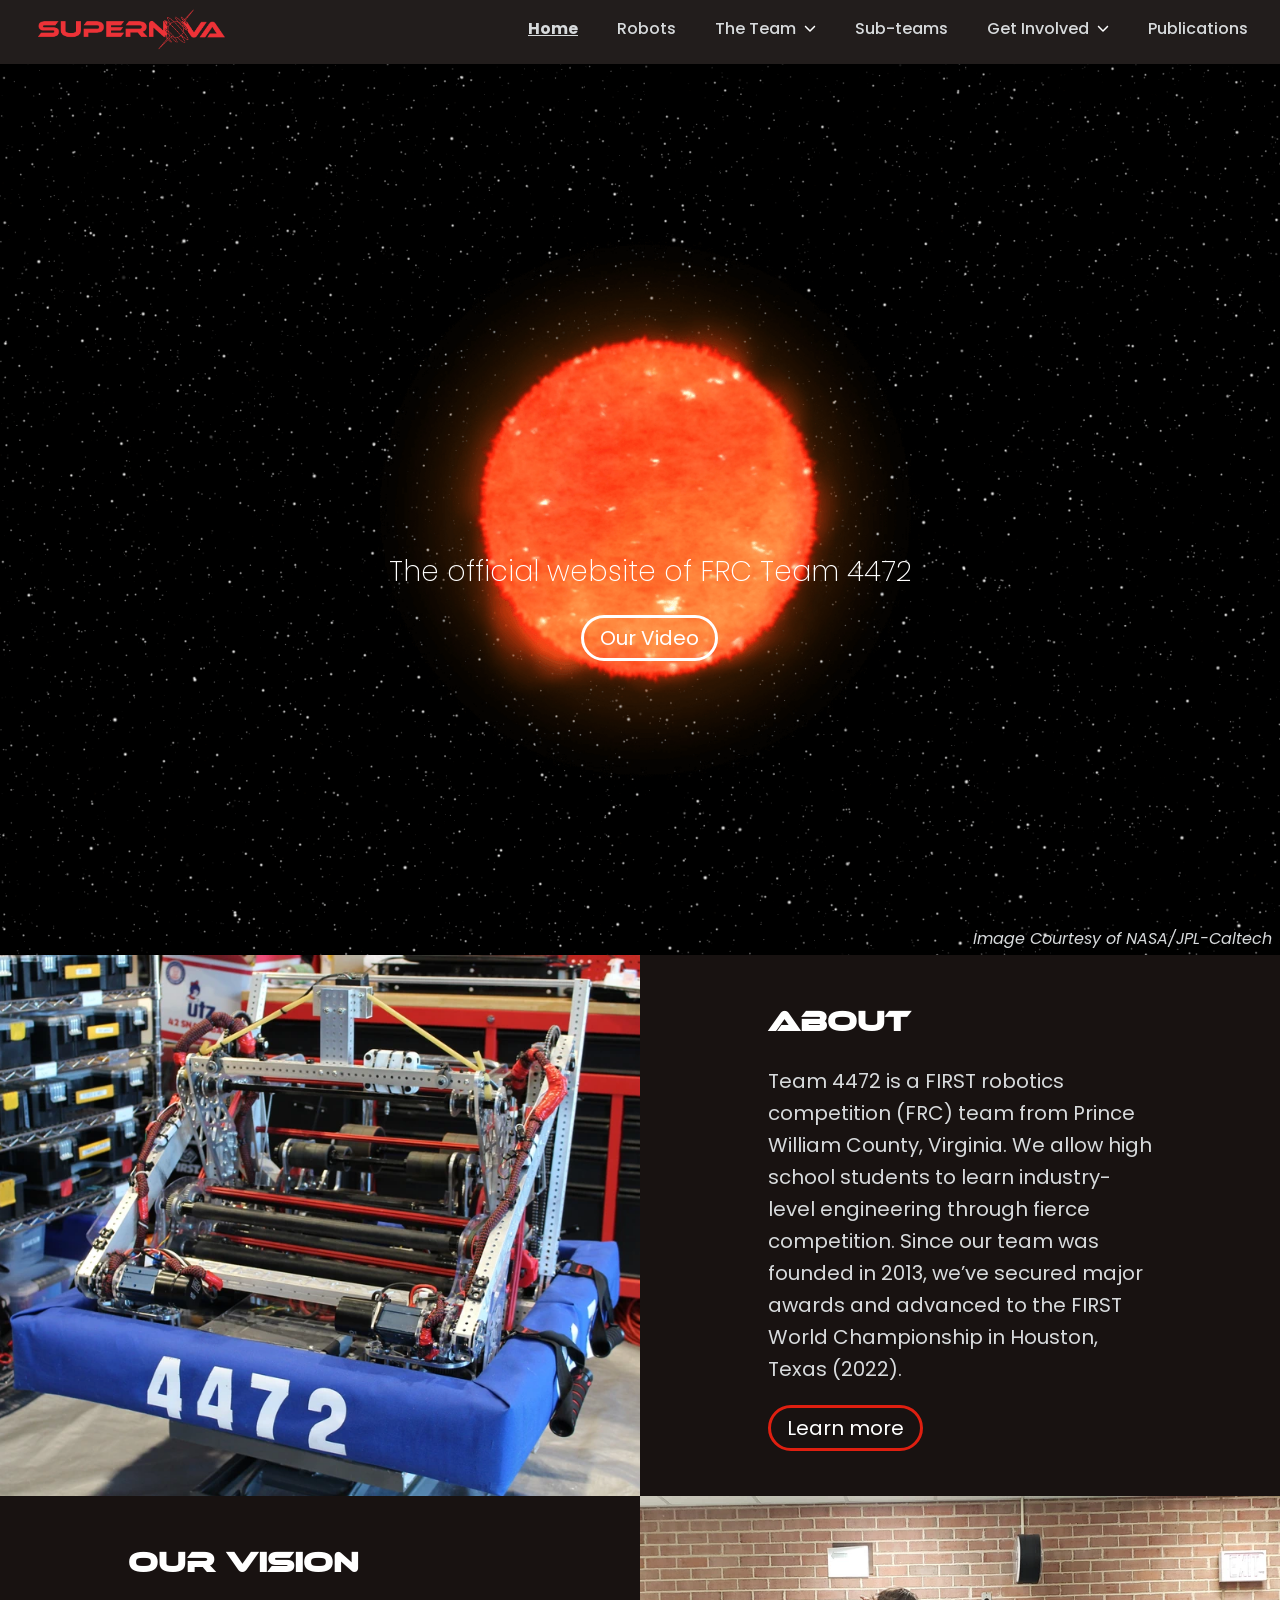
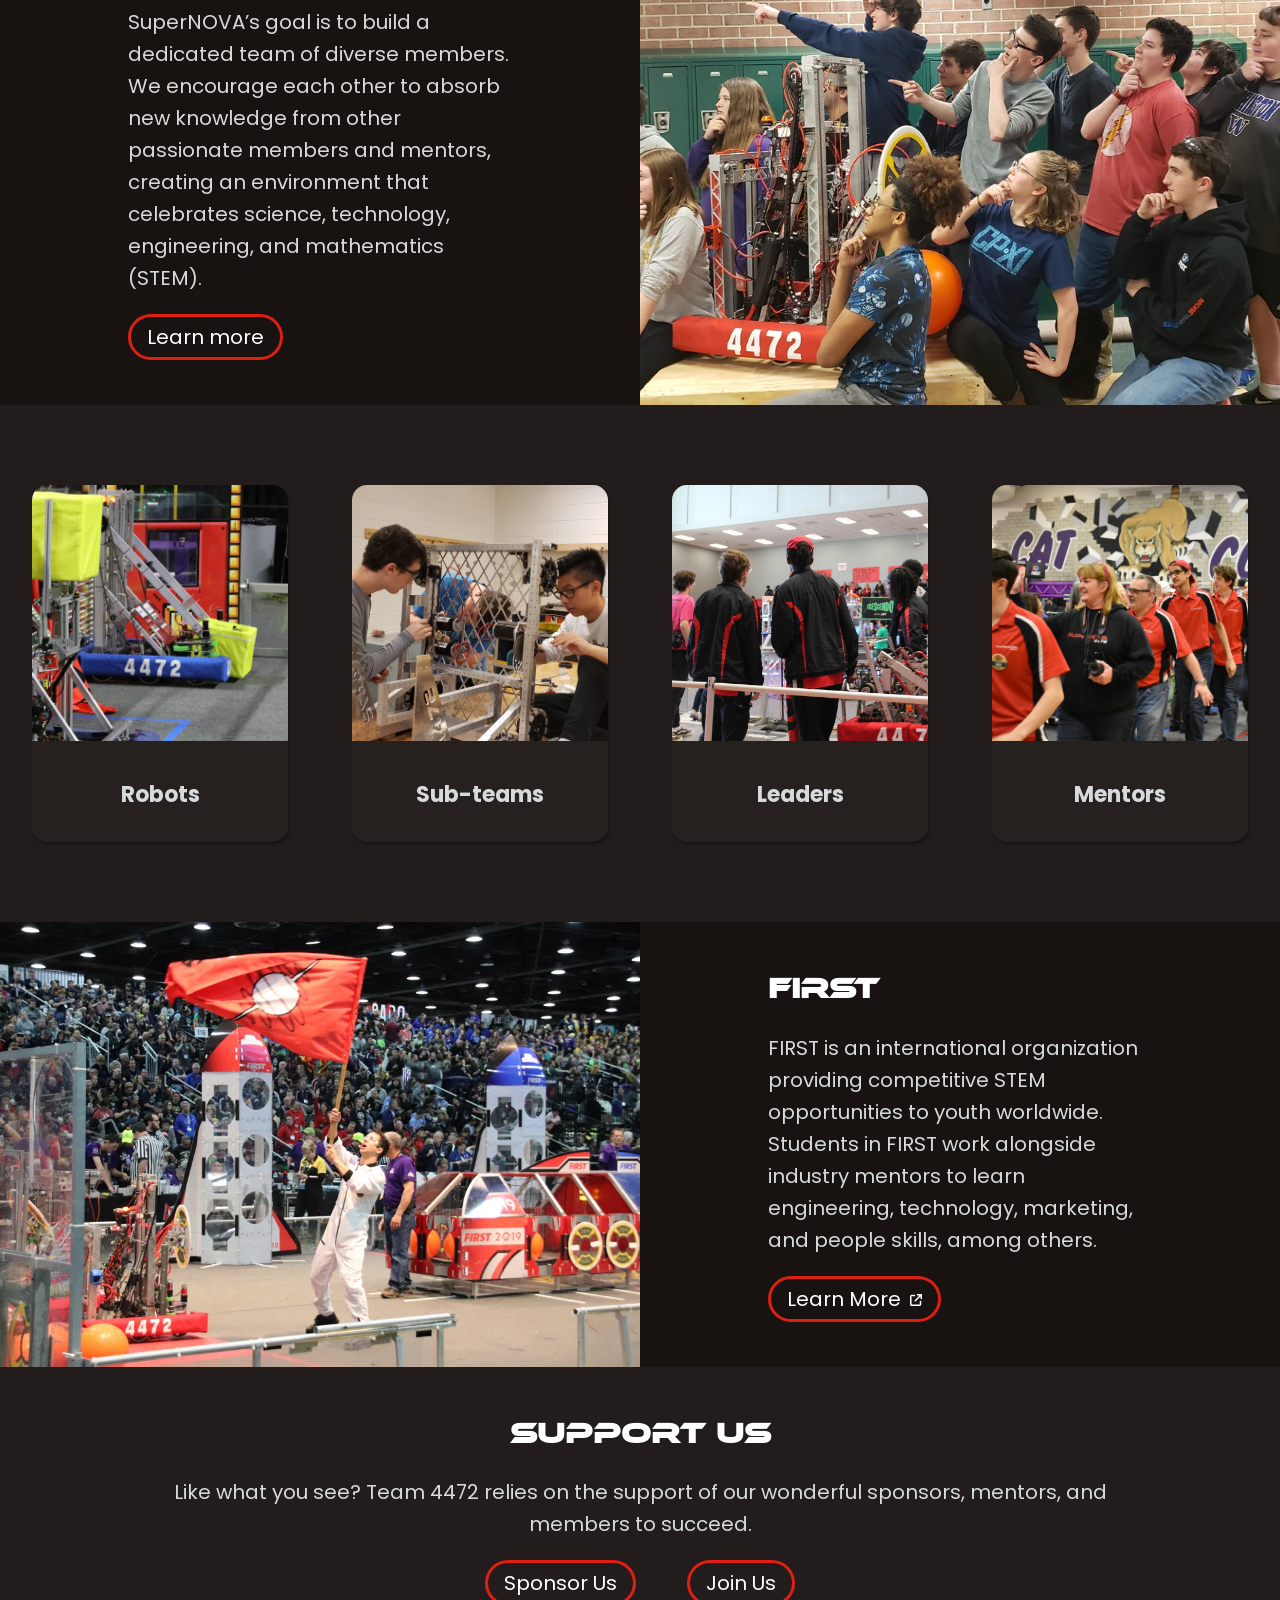
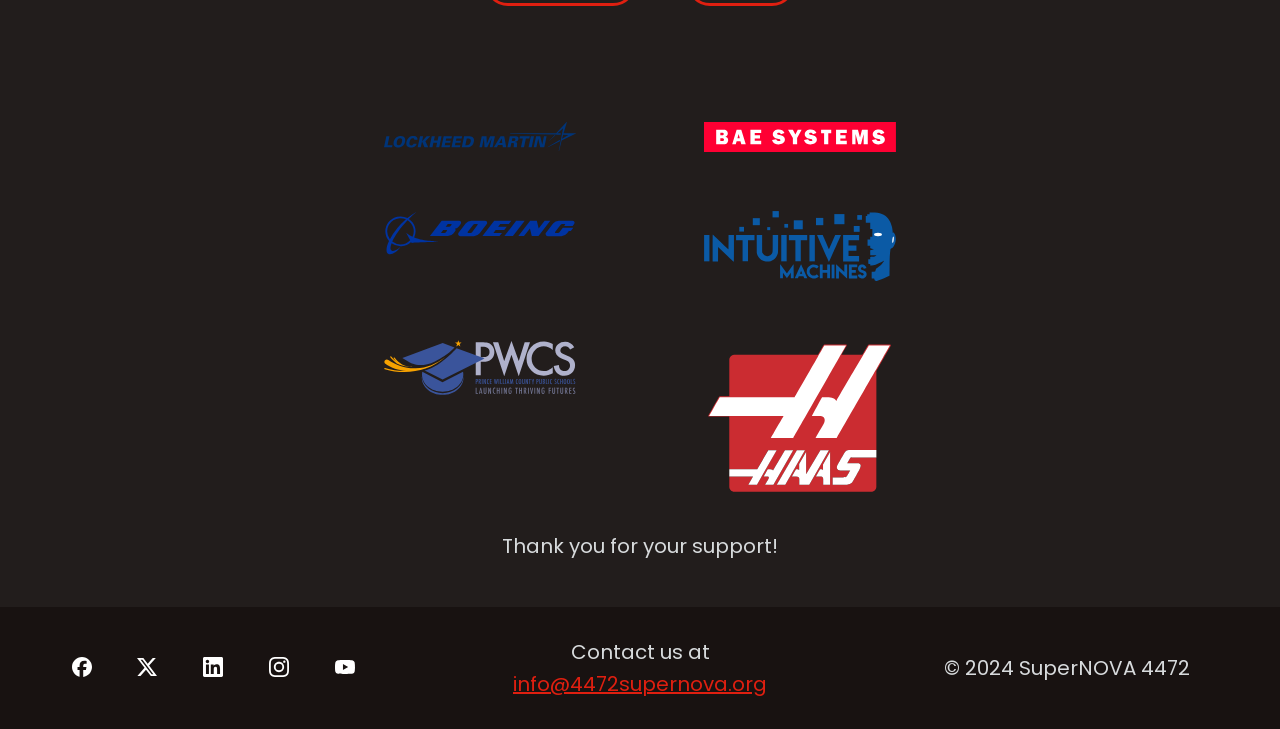
<file: index.html>
<!DOCTYPE html>
<html lang="en-US">
    <head>
        <meta charset="utf-8">
        <title>Team 4472 - Supernova | FIRST Robotics in Prince William County, VA</title>
        <meta 
            name="description" content="FIRST Robotics Competition team 4472 Supernova welcomes high schoolers from Prince William County, Virginia.
            Committed to FIRST ideals, we offer competitive STEM and engineering opportunities.">
        <meta name="viewport" content="width=device-width, initial-scale=1">
        <!-- Open Graph -->
        <meta property="og:title" content="Team 4472 - Supernova | FIRST Robotics in Prince William County, VA">
        <meta property="og:type" content="website">
        <meta property="og:description" content="Prince William County's next generation of engineers, scientists, and roboteers">
        <meta property="og:url" content="https://supernova4472.com/">
        <meta property="og:image" content="https://supernova4472.com/images/SocialMediaSupernova.png">
        <meta property="og:image:alt" content="">
        <!-- Twitter -->
        <meta name="twitter:card" content="summary_large_image">
        <meta name="twitter:title" content="Team 4472 - Supernova | FIRST Robotics in Prince William County, VA">
        <meta name="twitter:description" content="Prince William County's next generation of engineers, scientists, and roboteers">
        <meta name="twitter:site" content="@superNOVA4472">
        <meta name="twitter:image" content="https://supernova4472.com/images/SocialMediaSupernova.png">

        <link rel="stylesheet" href="styles/styles.css">
    </head>
    <body>
        <header class="header">
            <div class="header__inner">
                <a href="#">
                    <img id="logo" src="assets/images/redLogo.svg" alt="4472 logo">
                </a>
                <input class="menu__mobile" type="checkbox" id="menu__mobile">
                <label class="menu__hamburger" for="menu__mobile">
                    <img class="icon menu__icon" src="assets/images/bars.svg" alt="Menu">
                </label>
                <nav>
                    <ul class="menu">
                        <li id="here">Home</li>
                        <li><a class="menu__item" href="html/robots.html">Robots</a></li>
                        <li class="dropdown">
                            <a href="#" class="menu__item">
                                The Team
                                <img class="chevron" src="assets/images/chevron-down.svg" alt="chevron down">
                            </a>
                            <ul class="dropdown__inner">
                                <a class="dropdown__item" href="html/the-team/history.html">
                                    <li>History</li>
                                </a>
                                <a class="dropdown__item" href="html/the-team/impact.html">
                                    <li>Impact</li>
                                </a>
                                <a class="dropdown__item" href="html/the-team/leaders.html">
                                    <li>Leaders</li>
                                </a>
                                <a class="dropdown__item" href="html/the-team/mentors.html">
                                    <li>Mentors</li>
                                </a>
                                <a class="dropdown__item" href="html/the-team/accomplishments.html">
                                    <li>Accomplishments</li>
                                </a>
                            </ul>
                        </li>
                        <li><a class="menu__item" href="html/sub-teams.html">Sub-teams</a></li>
                        <li class="dropdown">
                            <a class="menu__item" href="#">
                                Get Involved
                                <img class="chevron" src="assets/images/chevron-down.svg" alt="chevron down">
                            </a>
                            <ul class="dropdown__inner">
                                <a class="dropdown__item" href="html/get-involved/sponsorship.html">
                                    <li>Sponsorship</li>
                                </a>
                                <a class="dropdown__item" href="html/get-involved/join-us.html">
                                    <li>Join Us</li>
                                </a>
                            </ul>
                        </li>
                        <li><a class="menu__item" href="publications/">Publications</a></li>
                    </ul>
                </nav>
            </div>
        </header>
        <main>
            <div class="wrapper__margin__top">
                <section class="hero">
                    <div class="hero__inner">
                        <img class="hero__image" src="assets/images/index/hero-image.png" alt="A star">
                        <span class="caption">Image Courtesy of NASA/JPL-Caltech</span>
                    </div>
                    <h1 class="hero__header __fade-in-and-out" id="jumbotron">Innovate.</h1>
                    <h4 class="hero__subheader">The official website of FRC Team 4472</h4>
                    <a class="hero__anchor" href="#">
                        <button class="button button__border__white __rounded-corners">Our Video</button>
                    </a>
                </section>
            </div>
            <div class="wrapper wrapper__theme__dark">
                <section class="content content__image__left">
                    <div class="content__inner">
                        <img class="content__image" src="assets/images/index/index-about.webp" alt="Team 4472's 2024 robot">
                    </div>
                    <div class="content__text">
                        <h2 class="content__heading">About</h2>
                        <p class="content__paragraph">
                            Team 4472 is a FIRST robotics competition (FRC) team from Prince William County, Virginia. We allow high school students to learn industry-level engineering through fierce competition. Since our team was founded in 2013, we’ve secured major awards and advanced to the FIRST World Championship in Houston, Texas (2022).
                        </p>
                        <a href="html/the-team/history.html">
                            <button class="button __rounded-corners">Learn more</button>
                        </a>
                    </div>
                </section>
            </div>
            <div class="wrapper wrapper__theme__dark">
                <section class="content content__image__right">
                    <div class="content__inner">
                        <img class="content__image" src="assets/images/index/index-our-vision.webp" alt="Team 4472 picture circa 2019">
                    </div>
                    <div class="content__text">
                        <h2 class="content__heading">Our Vision</h2>
                        <p class="content__paragraph">
                            SuperNOVA’s goal is to build a dedicated team of diverse members. We encourage each other to absorb new knowledge from other passionate members and mentors, creating an environment that celebrates science, technology, engineering, and mathematics (STEM).
                        </p>
                        <a href="html/the-team/impact.html">
                            <button class="button __rounded-corners">Learn more</button>
                        </a>
                    </div>
                </section>
            </div>
            <div class="wrapper wrapper__theme__light">
                <section class="content content__allow-wrap content__justify__center">
                    <h2 class="__hidden">Resources</h2>
                    <a class="nav__card" href="html/robots.html">
                        <img class="nav__image" src="assets/images/index/index-robots.webp" alt="Our robot in action">
                        <h4 class="nav__heading">Robots</h4>
                    </a>
                    <a class="nav__card" href="html/sub-teams.html">
                        <img class="nav__image" src="assets/images/index/index-sub-teams.webp" alt="Two members tinker on chassis">
                        <h4 class="nav__heading">Sub-teams</h4>
                    </a>
                    <a class="nav__card" href="html/the-team/leaders.html">
                        <img class="nav__image" src="assets/images/index/index-leaders.webp" alt="Two members look at competition field">
                        <h4 class="nav__heading">Leaders</h4>
                    </a>
                    <a class="nav__card" href="html/the-team/mentors.html">
                        <img class="nav__image" src="assets/images/index/index-mentors.webp" alt="Mentors walk in a line">
                        <h4 class="nav__heading">Mentors</h4>
                    </a>
                </section>
            </div>
            <div class="wrapper wrapper__theme__dark">
                <section class="content content__image__left">
                    <div class="content__inner">
                        <img class="content__image" src="assets/images/index/index-first.webp" alt="Team 4472 member waves a flag">
                    </div>
                    <div class="content__text">
                        <h2 class="content__heading">FIRST</h2>
                        <p class="content__paragraph">
                            FIRST is an international organization providing competitive STEM opportunities to youth worldwide. Students in FIRST work alongside industry mentors to learn engineering, technology, marketing, and people skills, among others.
                        </p>
                        <a href="https://www.firstinspires.org/" target="_blank">
                            <button class="button __rounded-corners">
                                Learn More
                                <img class="icon" src="assets/images/external.svg" alt="external icon">
                            </button>
                        </a>
                    </div>
                </section>
            </div>
            <div class="wrapper wrapper__theme__light">
                <section class="content__text">
                    <h2 class="content__heading content__text__center">Support Us</h2>
                    <p class="content__paragraph content__text__center">
                        Like what you see? Team 4472 relies on the support of our wonderful sponsors, mentors, and members to succeed.
                    </p>
                    <div class="content content__justify__center">
                        <a class="button__margin" href="html/get-involved/sponsorship.html">
                            <button class="button __rounded-corners">Sponsor Us</button>
                        </a>
                        <a class="button__margin" href="html/get-involved/join-us.html">
                            <button class="button __rounded-corners">Join Us</button>
                        </a>
                    </div>
                </section>
            </div>
        </main>
        <footer>
            <div class="wrapper wrapper__theme__light">
                <div class="sponsor">
                    <div class="sponsor__item">
                        <a href="https://www.lockheedmartin.com/en-us/index.html" target="_blank">
                            <img class="sponsor__image" src="assets/images/sponsor-logos/lm-logo.svg" alt="Lockheed Martin Logo">
                        </a>
                    </div>
                    <div class="sponsor__item">
                        <a href="https://www.baesystems.com/en/home" target="_blank">
                            <img class="sponsor__image" src="assets/images/sponsor-logos/bae-systems.svg" alt="Bae Systems Logo">
                        </a>
                    </div>
                    <div class="sponsor__item">
                        <a href="https://www.boeing.com/" target="_blank">
                            <img class="sponsor__image" src="assets/images/sponsor-logos/boeing.svg" alt="Boeing Logo">
                        </a>
                    </div>
                    <div class="sponsor__item">
                        <a href="https://www.intuitivemachines.com/" target="_blank">
                            <img class="sponsor__image" src="assets/images/sponsor-logos/intuitive-machines.svg" alt="Intuitive Machines Logo">
                        </a>
                    </div>
                    <div class="sponsor__item">
                        <a href="https://www.pwcs.edu/" target="_blank">
                            <img class="sponsor__image" src="assets/images/sponsor-logos/pwcs.svg" alt="PWCS Logo">
                        </a>
                    </div>
                    <div class="sponsor__item">
                        <a href="https://www.haascnc.com/index.html" target="_blank">
                            <img class="sponsor__image" src="assets/images/sponsor-logos/haas-seeklogo.svg" alt="HAAS Logo">
                        </a>
                    </div>
                    <p class="sponsor__text">Thank you for your support!</p>
                </div>
                <div class="wrapper wrapper__theme__dark footer">
                    <div class="footer__container">
                        <nav>
                            <ul class="socials">
                                <li>
                                    <a href="https://www.facebook.com/SuperNOVA4472/" target="_blank">
                                        <img class="socials__image" src="assets/images/socials/facebook.svg" alt="Facebook">
                                    </a>
                                </li>
                                <li>
                                    <a href="https://x.com/4472supernova" target="_blank">
                                        <img class="socials__image" src="assets/images/socials/x.svg" alt="X, formerly known as Twitter">
                                    </a>
                                </li>
                                <li>
                                    <a href="https://www.linkedin.com/company/supernova-4472" target="_blank">
                                        <img class="socials__image" src="assets/images/socials/linkedin.svg" alt="LinkedIn">
                                    </a>
                                </li>
                                <li>
                                    <a href="https://www.instagram.com/supernova4472frc/" target="_blank">
                                        <img class="socials__image" src="assets/images/socials/instagram.svg" alt="Instagram">
                                    </a>
                                </li>
                                <li>
                                    <a href="https://youtube.com/@supernova-ec3fu?si=bMY0FeeK98PVpZtS" target="_blank">
                                        <img class="socials__image" src="assets/images/socials/youtube.svg" alt="YouTube">
                                    </a>
                                </li>
                            </ul>
                        </nav>
                    </div>
                    <div class="footer__container">
                        <p class="footer__text">Contact us at <a class="__link" href="mailto:info@4472supernova.org">info@4472supernova.org</a></p>
                    </div>
                    <div class="footer__container">
                        <p class="footer__text">&#169 2024 SuperNOVA 4472</p>
                    </div>
                </div>
            </div>
        </footer>
        <script src="scripts/jumbotron.js"></script>
    </body>
</html>
</file>
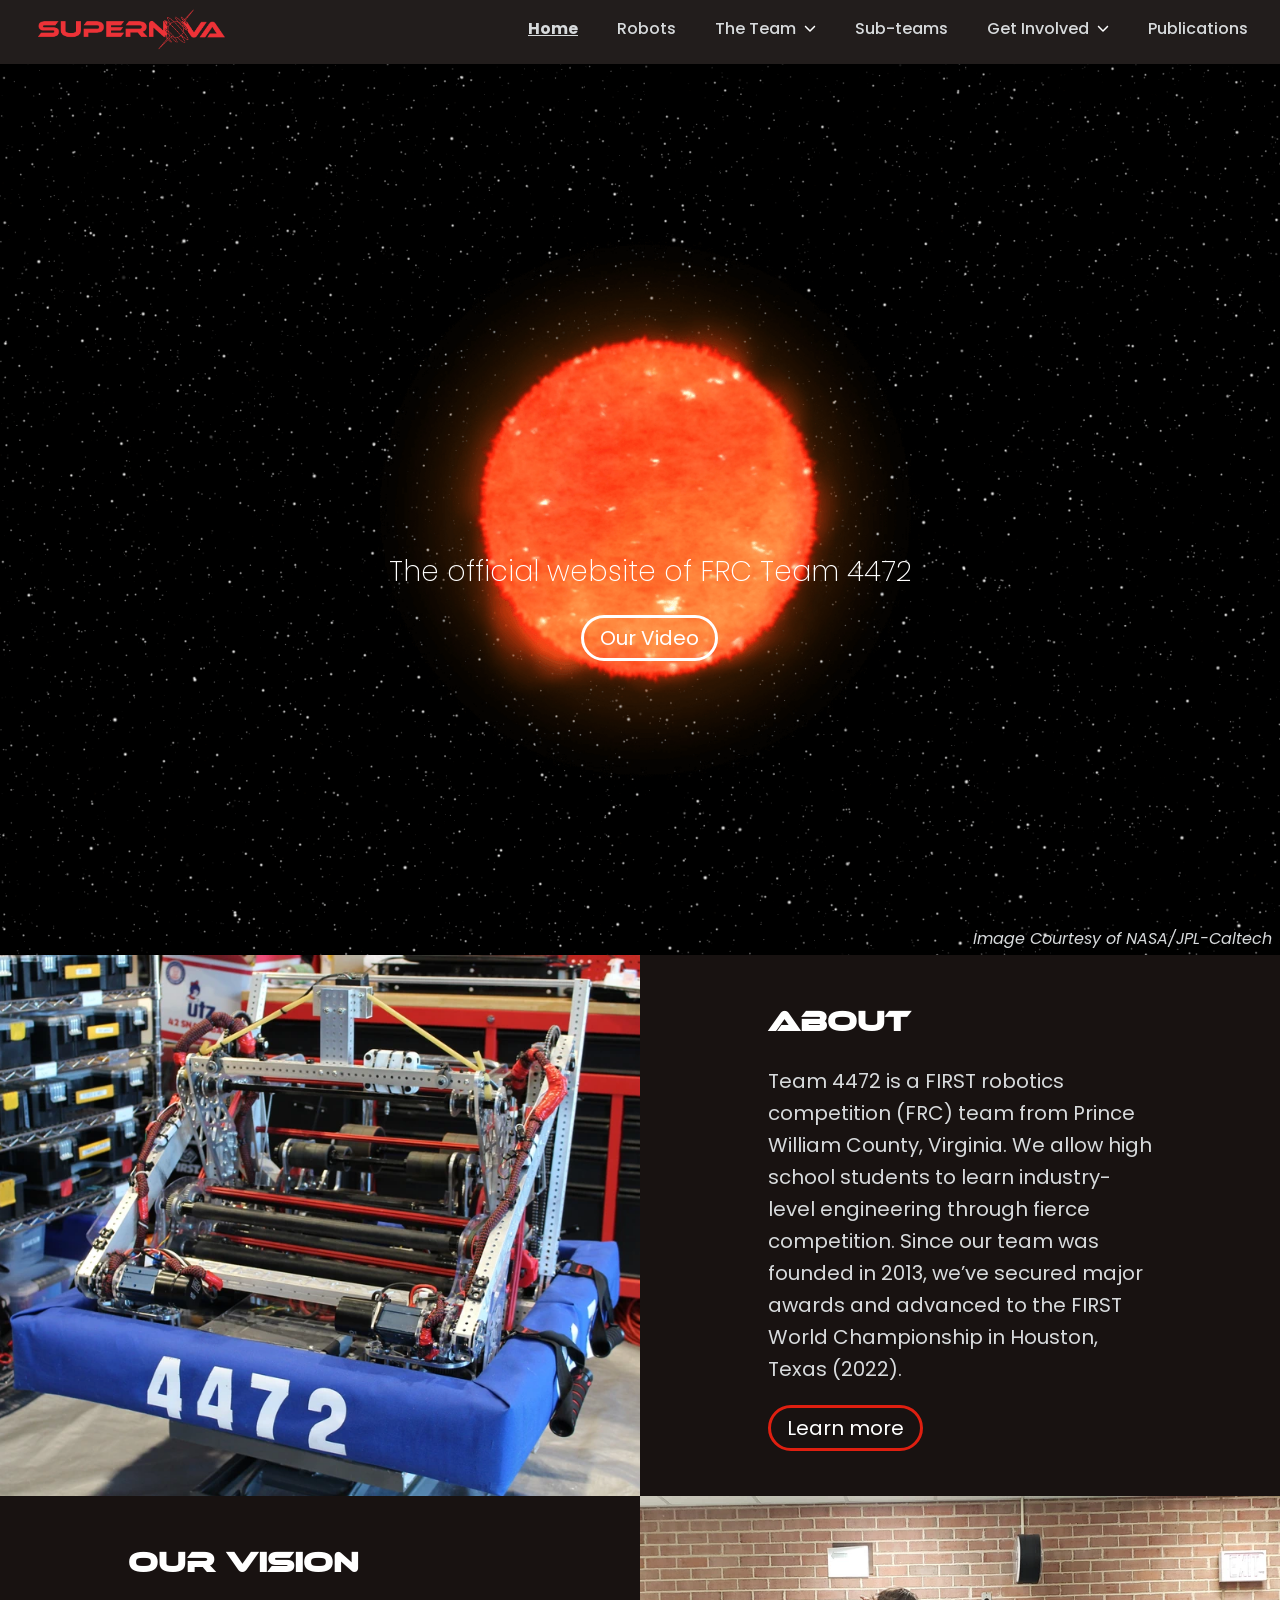
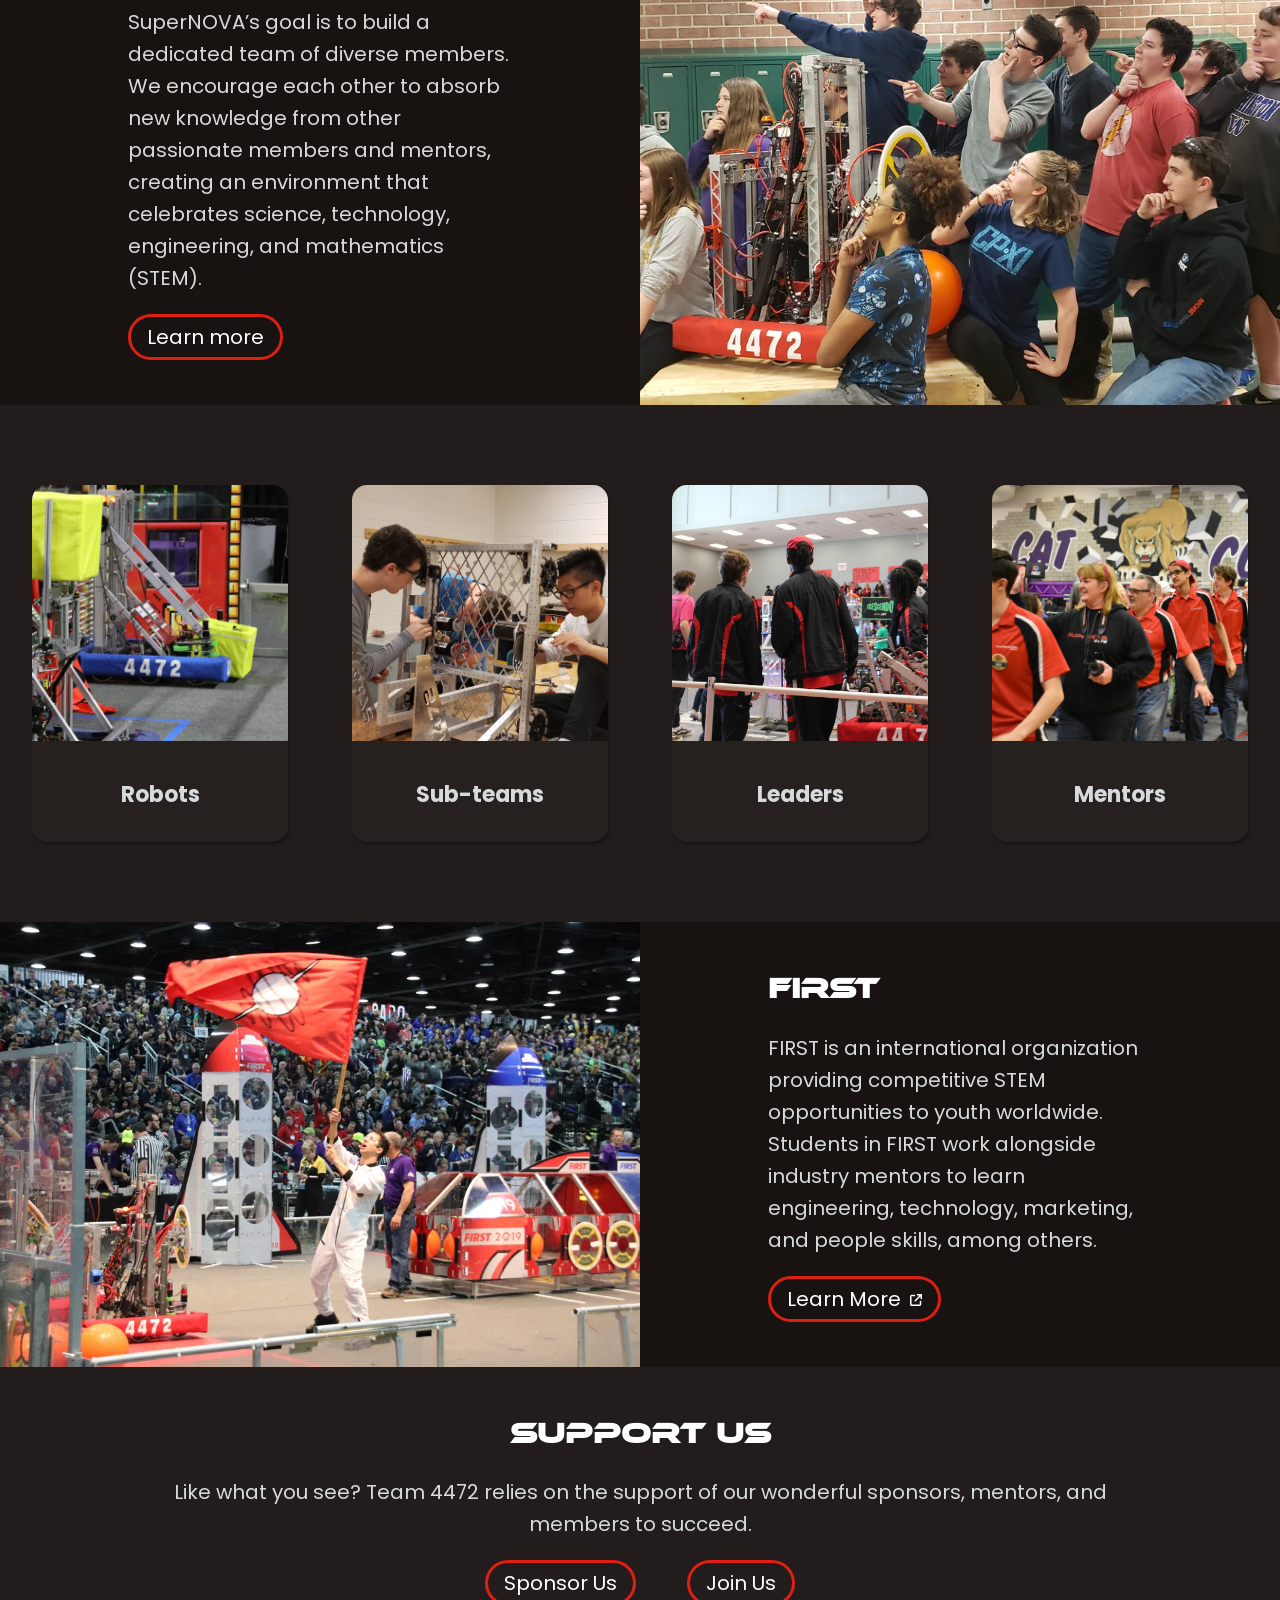
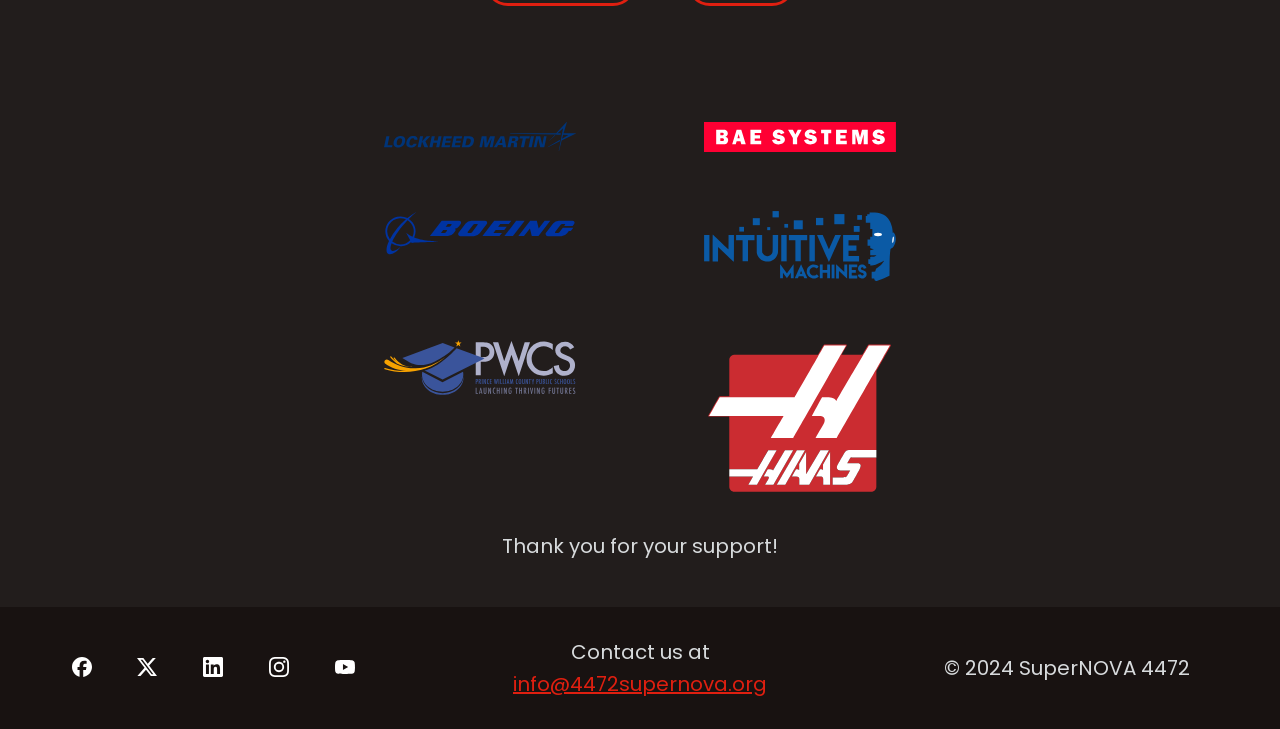
<file: static-website/index.html>
<!DOCTYPE html>
<html lang="en-US">
    <head>
        <meta charset="utf-8">
        <title>Team 4472 - Supernova | FIRST Robotics in Prince William County, VA</title>
        <meta 
            name="description" content="FIRST Robotics Competition team 4472 Supernova welcomes high schoolers from Prince William County, Virginia.
            Committed to FIRST ideals, we offer competitive STEM and engineering opportunities.">
        <meta name="viewport" content="width=device-width, initial-scale=1">
        <!-- Open Graph -->
        <meta property="og:title" content="Team 4472 - Supernova | FIRST Robotics in Prince William County, VA">
        <meta property="og:type" content="website">
        <meta property="og:description" content="Prince William County's next generation of engineers, scientists, and roboteers">
        <meta property="og:url" content="https://supernova4472.com/">
        <meta property="og:image" content="https://supernova4472.com/images/SocialMediaSupernova.png">
        <meta property="og:image:alt" content="">
        <!-- Twitter -->
        <meta name="twitter:card" content="summary_large_image">
        <meta name="twitter:title" content="Team 4472 - Supernova | FIRST Robotics in Prince William County, VA">
        <meta name="twitter:description" content="Prince William County's next generation of engineers, scientists, and roboteers">
        <meta name="twitter:site" content="@superNOVA4472">
        <meta name="twitter:image" content="https://supernova4472.com/images/SocialMediaSupernova.png">

        <link rel="stylesheet" href="styles/styles.css">
    </head>
    <body>
        <header class="header">
            <div class="header__inner">
                <a href="#">
                    <img id="logo" src="assets/images/redLogo.svg" alt="4472 logo">
                </a>
                <input class="menu__mobile" type="checkbox" id="menu__mobile">
                <label class="menu__hamburger" for="menu__mobile">
                    <img class="icon menu__icon" src="assets/images/bars.svg" alt="Menu">
                </label>
                <nav>
                    <ul class="menu">
                        <li id="here">Home</li>
                        <li><a class="menu__item" href="html/robots.html">Robots</a></li>
                        <li class="dropdown">
                            <a href="#" class="menu__item">
                                The Team
                                <img class="chevron" src="assets/images/chevron-down.svg" alt="chevron down">
                            </a>
                            <ul class="dropdown__inner">
                                <a class="dropdown__item" href="html/the-team/history.html">
                                    <li>History</li>
                                </a>
                                <a class="dropdown__item" href="html/the-team/impact.html">
                                    <li>Impact</li>
                                </a>
                                <a class="dropdown__item" href="html/the-team/leaders.html">
                                    <li>Leaders</li>
                                </a>
                                <a class="dropdown__item" href="html/the-team/mentors.html">
                                    <li>Mentors</li>
                                </a>
                                <a class="dropdown__item" href="html/the-team/accomplishments.html">
                                    <li>Accomplishments</li>
                                </a>
                            </ul>
                        </li>
                        <li><a class="menu__item" href="html/sub-teams.html">Sub-teams</a></li>
                        <li class="dropdown">
                            <a class="menu__item" href="#">
                                Get Involved
                                <img class="chevron" src="assets/images/chevron-down.svg" alt="chevron down">
                            </a>
                            <ul class="dropdown__inner">
                                <a class="dropdown__item" href="html/get-involved/sponsorship.html">
                                    <li>Sponsorship</li>
                                </a>
                                <a class="dropdown__item" href="html/get-involved/join-us.html">
                                    <li>Join Us</li>
                                </a>
                            </ul>
                        </li>
                        <li><a class="menu__item" href="html/publications.html">Publications</a></li>
                    </ul>
                </nav>
            </div>
        </header>
        <main>
            <div class="wrapper__margin__top">
                <section class="hero">
                    <div class="hero__inner">
                        <img class="hero__image" src="assets/images/index/hero-image.png" alt="A star">
                        <span class="caption">Image Courtesy of NASA/JPL-Caltech</span>
                    </div>
                    <h1 class="hero__header __fade-in-and-out" id="jumbotron">Innovate.</h1>
                    <h4 class="hero__subheader">The official website of FRC Team 4472</h4>
                    <a class="hero__anchor" href="#">
                        <button class="button button__border__white __rounded-corners">Our Video</button>
                    </a>
                </section>
            </div>
            <div class="wrapper wrapper__theme__dark">
                <section class="content content__image__left">
                    <div class="content__inner">
                        <img class="content__image" src="assets/images/index/index-about.webp" alt="Team 4472's 2024 robot">
                    </div>
                    <div class="content__text">
                        <h2 class="content__heading">About</h2>
                        <p class="content__paragraph">
                            Team 4472 is a FIRST robotics competition (FRC) team from Prince William County, Virginia. We allow high school students to learn industry-level engineering through fierce competition. Since our team was founded in 2013, we’ve secured major awards and advanced to the FIRST World Championship in Houston, Texas (2022).
                        </p>
                        <a href="html/the-team/history.html">
                            <button class="button __rounded-corners">Learn more</button>
                        </a>
                    </div>
                </section>
            </div>
            <div class="wrapper wrapper__theme__dark">
                <section class="content content__image__right">
                    <div class="content__inner">
                        <img class="content__image" src="assets/images/index/index-our-vision.webp" alt="Team 4472 picture circa 2019">
                    </div>
                    <div class="content__text">
                        <h2 class="content__heading">Our Vision</h2>
                        <p class="content__paragraph">
                            SuperNOVA’s goal is to build a dedicated team of diverse members. We encourage each other to absorb new knowledge from other passionate members and mentors, creating an environment that celebrates science, technology, engineering, and mathematics (STEM).
                        </p>
                        <a href="html/the-team/impact.html">
                            <button class="button __rounded-corners">Learn more</button>
                        </a>
                    </div>
                </section>
            </div>
            <div class="wrapper wrapper__theme__light">
                <section class="content content__allow-wrap content__justify__center">
                    <h2 class="__hidden">Resources</h2>
                    <a class="nav__card" href="html/robots.html">
                        <img class="nav__image" src="assets/images/index/index-robots.webp" alt="Our robot in action">
                        <h4 class="nav__heading">Robots</h4>
                    </a>
                    <a class="nav__card" href="html/sub-teams.html">
                        <img class="nav__image" src="assets/images/index/index-sub-teams.webp" alt="Two members tinker on chassis">
                        <h4 class="nav__heading">Sub-teams</h4>
                    </a>
                    <a class="nav__card" href="html/the-team/leaders.html">
                        <img class="nav__image" src="assets/images/index/index-leaders.webp" alt="Two members look at competition field">
                        <h4 class="nav__heading">Leaders</h4>
                    </a>
                    <a class="nav__card" href="html/the-team/mentors.html">
                        <img class="nav__image" src="assets/images/index/index-mentors.webp" alt="Mentors walk in a line">
                        <h4 class="nav__heading">Mentors</h4>
                    </a>
                </section>
            </div>
            <div class="wrapper wrapper__theme__dark">
                <section class="content content__image__left">
                    <div class="content__inner">
                        <img class="content__image" src="assets/images/index/index-first.webp" alt="Team 4472 member waves a flag">
                    </div>
                    <div class="content__text">
                        <h2 class="content__heading">FIRST</h2>
                        <p class="content__paragraph">
                            FIRST is an international organization providing competitive STEM opportunities to youth worldwide. Students in FIRST work alongside industry mentors to learn engineering, technology, marketing, and people skills, among others.
                        </p>
                        <a href="https://www.firstinspires.org/" target="_blank">
                            <button class="button __rounded-corners">
                                Learn More
                                <img class="icon" src="assets/images/external.svg" alt="external icon">
                            </button>
                        </a>
                    </div>
                </section>
            </div>
            <div class="wrapper wrapper__theme__light">
                <section class="content__text">
                    <h2 class="content__heading content__text__center">Support Us</h2>
                    <p class="content__paragraph content__text__center">
                        Like what you see? Team 4472 relies on the support of our wonderful sponsors, mentors, and members to succeed.
                    </p>
                    <div class="content content__justify__center">
                        <a class="button__margin" href="html/get-involved/sponsorship.html">
                            <button class="button __rounded-corners">Sponsor Us</button>
                        </a>
                        <a class="button__margin" href="html/get-involved/join-us.html">
                            <button class="button __rounded-corners">Join Us</button>
                        </a>
                    </div>
                </section>
            </div>
        </main>
        <footer>
            <div class="wrapper wrapper__theme__light">
                <div class="sponsor">
                    <div class="sponsor__item">
                        <a href="https://www.lockheedmartin.com/en-us/index.html" target="_blank">
                            <img class="sponsor__image" src="assets/images/sponsor-logos/lm-logo.svg" alt="Lockheed Martin Logo">
                        </a>
                    </div>
                    <div class="sponsor__item">
                        <a href="https://www.baesystems.com/en/home" target="_blank">
                            <img class="sponsor__image" src="assets/images/sponsor-logos/bae-systems.svg" alt="Bae Systems Logo">
                        </a>
                    </div>
                    <div class="sponsor__item">
                        <a href="https://www.boeing.com/" target="_blank">
                            <img class="sponsor__image" src="assets/images/sponsor-logos/boeing.svg" alt="Boeing Logo">
                        </a>
                    </div>
                    <div class="sponsor__item">
                        <a href="https://www.intuitivemachines.com/" target="_blank">
                            <img class="sponsor__image" src="assets/images/sponsor-logos/intuitive-machines.svg" alt="Intuitive Machines Logo">
                        </a>
                    </div>
                    <div class="sponsor__item">
                        <a href="https://www.pwcs.edu/" target="_blank">
                            <img class="sponsor__image" src="assets/images/sponsor-logos/pwcs.svg" alt="PWCS Logo">
                        </a>
                    </div>
                    <div class="sponsor__item">
                        <a href="https://www.haascnc.com/index.html" target="_blank">
                            <img class="sponsor__image" src="assets/images/sponsor-logos/haas-seeklogo.svg" alt="HAAS Logo">
                        </a>
                    </div>
                    <p class="sponsor__text">Thank you for your support!</p>
                </div>
                <div class="wrapper wrapper__theme__dark footer">
                    <div class="footer__container">
                        <nav>
                            <ul class="socials">
                                <li>
                                    <a href="https://www.facebook.com/SuperNOVA4472/" target="_blank">
                                        <img class="socials__image" src="assets/images/socials/facebook.svg" alt="Facebook">
                                    </a>
                                </li>
                                <li>
                                    <a href="https://x.com/4472supernova" target="_blank">
                                        <img class="socials__image" src="assets/images/socials/x.svg" alt="X, formerly known as Twitter">
                                    </a>
                                </li>
                                <li>
                                    <a href="https://www.linkedin.com/company/supernova-4472" target="_blank">
                                        <img class="socials__image" src="assets/images/socials/linkedin.svg" alt="LinkedIn">
                                    </a>
                                </li>
                                <li>
                                    <a href="https://www.instagram.com/supernova4472frc/" target="_blank">
                                        <img class="socials__image" src="assets/images/socials/instagram.svg" alt="Instagram">
                                    </a>
                                </li>
                                <li>
                                    <a href="https://youtube.com/@supernova-ec3fu?si=bMY0FeeK98PVpZtS" target="_blank">
                                        <img class="socials__image" src="assets/images/socials/youtube.svg" alt="YouTube">
                                    </a>
                                </li>
                            </ul>
                        </nav>
                    </div>
                    <div class="footer__container">
                        <p class="footer__text">Contact us at <a class="__link" href="mailto:info@4472supernova.org">info@4472supernova.org</a></p>
                    </div>
                    <div class="footer__container">
                        <p class="footer__text">&#169 2024 SuperNOVA 4472</p>
                    </div>
                </div>
            </div>
        </footer>
        <script src="scripts/jumbotron.js"></script>
    </body>
</html>
</file>
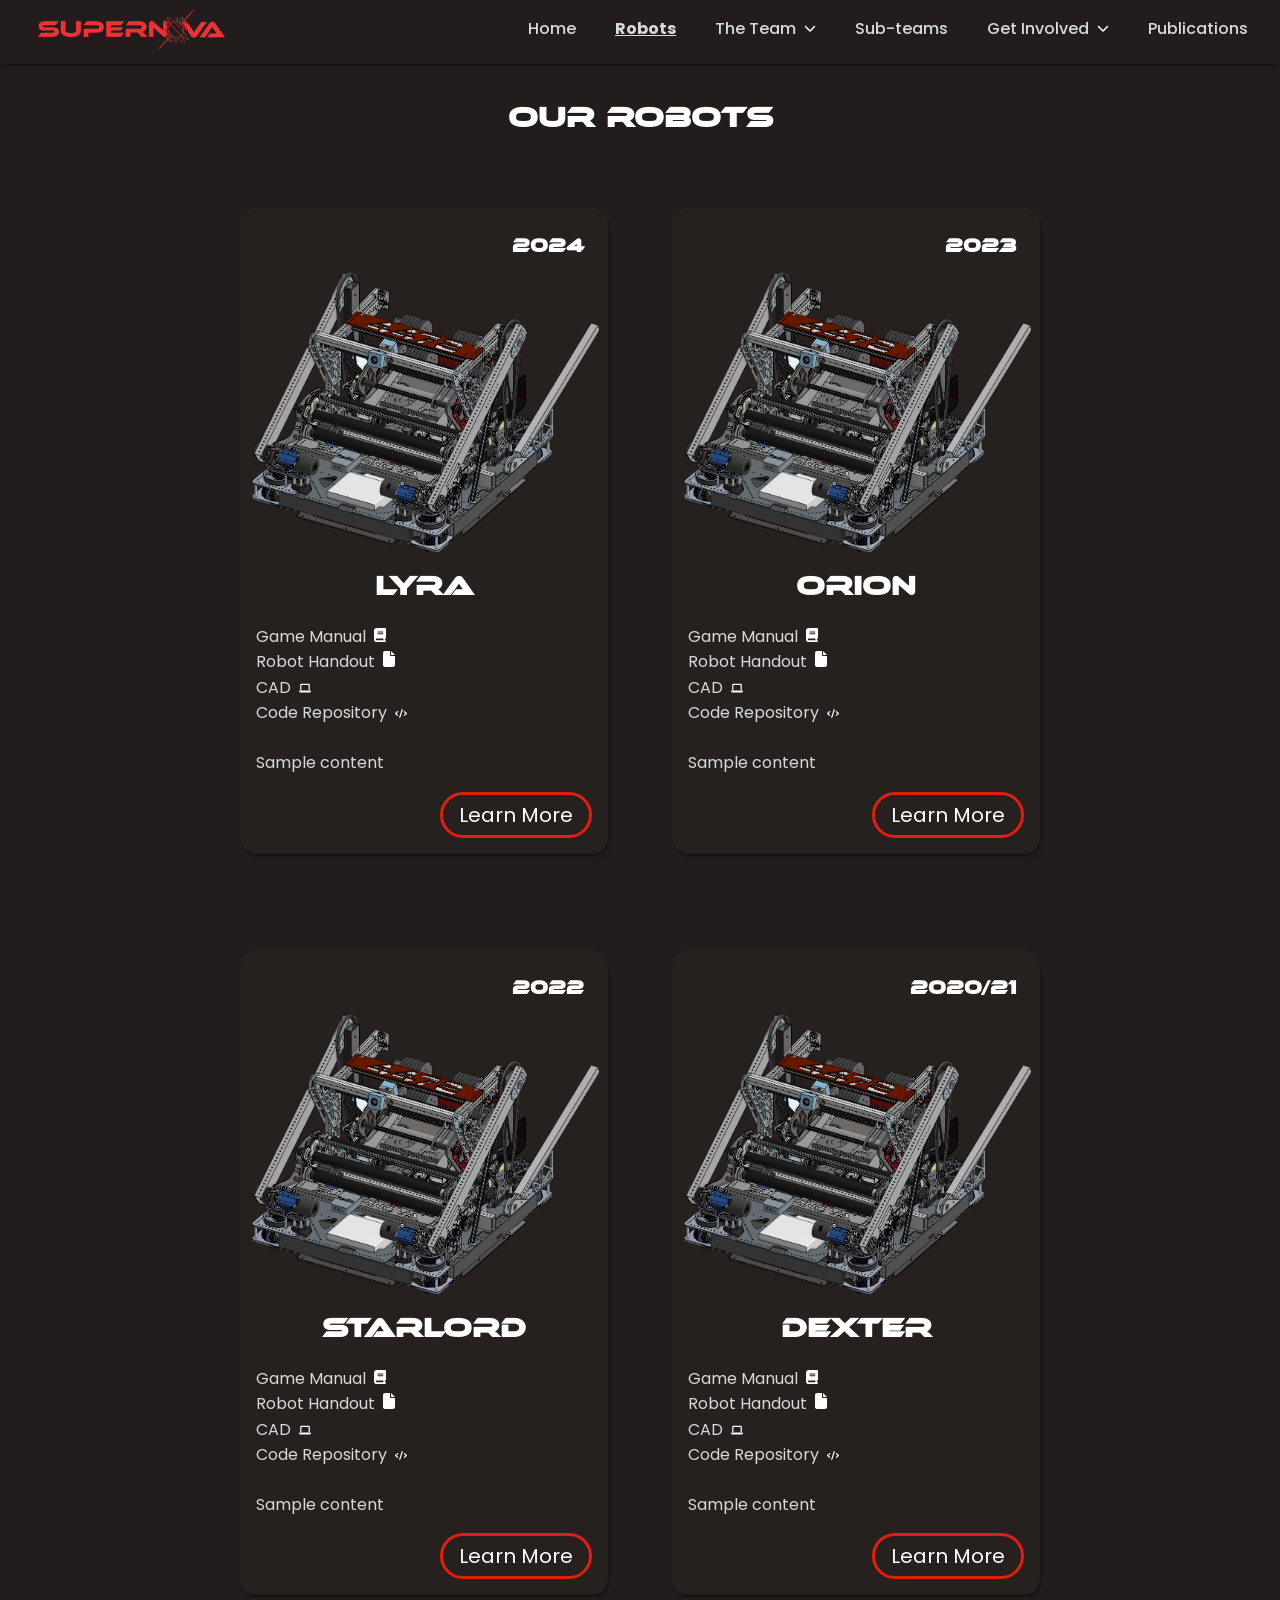
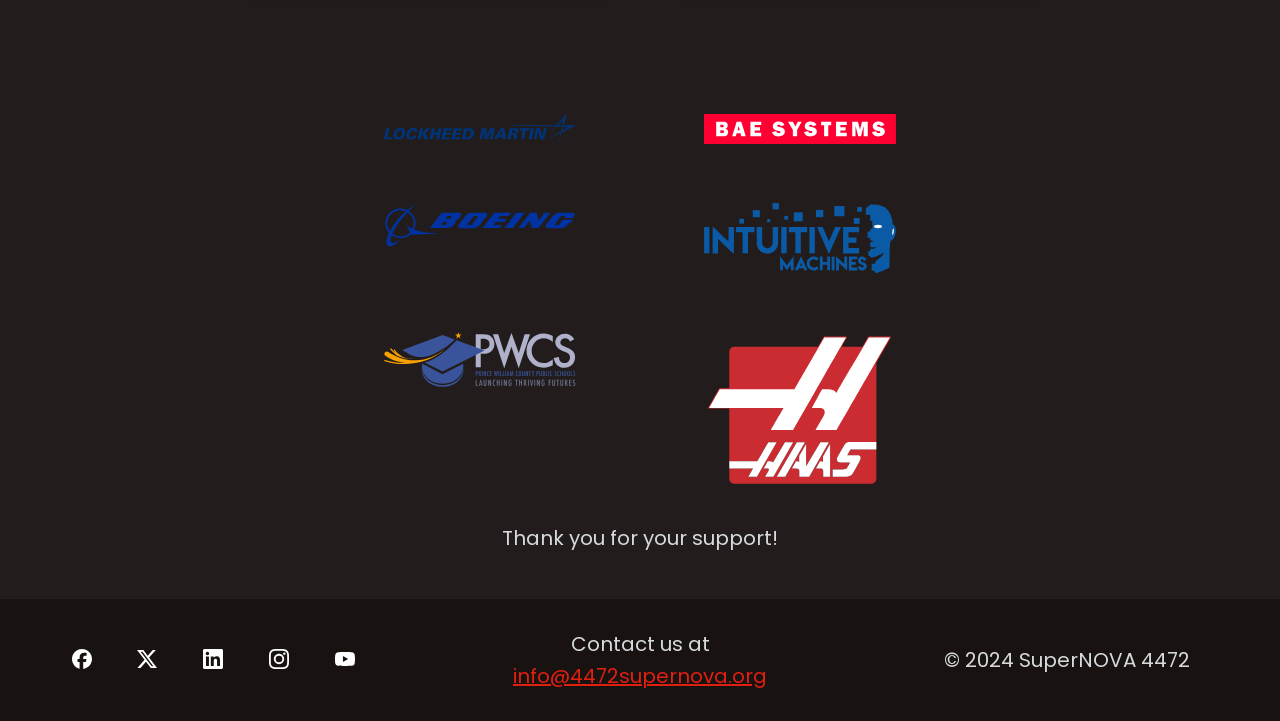
<file: html/robots.html>
<!DOCTYPE html>
<html lang="en-US">
    <head>
        <meta charset="utf-8">
        <title>Team 4472 - Supernova | FIRST Robotics in Prince William County, VA</title>
        <meta 
            name="description" content="FIRST Robotics Competition team 4472 Supernova welcomes high schoolers from Prince William County, Virginia.
            Committed to FIRST ideals, we offer competitive STEM and engineering opportunities.">
        <meta name="viewport" content="width=device-width, initial-scale=1">
        <!-- Open Graph -->
        <meta property="og:title" content="Team 4472 - Supernova | FIRST Robotics in Prince William County, VA">
        <meta property="og:type" content="website">
        <meta property="og:description" content="Prince William County's next generation of engineers, scientists, and roboteers">
        <meta property="og:url" content="https://supernova4472.com/">
        <meta property="og:image" content="https://supernova4472.com/images/SocialMediaSupernova.png">
        <meta property="og:image:alt" content="">
        <!-- Twitter -->
        <meta name="twitter:card" content="summary_large_image">
        <meta name="twitter:title" content="Team 4472 - Supernova | FIRST Robotics in Prince William County, VA">
        <meta name="twitter:description" content="Prince William County's next generation of engineers, scientists, and roboteers">
        <meta name="twitter:site" content="@superNOVA4472">
        <meta name="twitter:image" content="https://supernova4472.com/images/SocialMediaSupernova.png">

        <link rel="stylesheet" href="../styles/styles.css">
    </head>
    <body>
        <header class="header">
            <div class="header__inner">
                <a href="../index.html">
                    <img id="logo" src="../assets/images/redLogo.svg" alt="4472 logo">
                </a>
                <input class="menu__mobile" type="checkbox" id="menu__mobile">
                <label class="menu__hamburger" for="menu__mobile">
                    <img class="icon menu__icon" src="../assets/images/bars.svg" alt="">
                </label>
                <nav>
                    <ul class="menu">
                        <li><a class="menu__item" href="../index.html">Home</a></li>
                        <li id="here">Robots</li>
                        <li class="dropdown">
                            <a href="#" class="menu__item">
                                The Team
                                <img class="chevron" src="../assets/images/chevron-down.svg" alt="chevron down">
                            </a>
                            <ul class="dropdown__inner">
                                <li>
                                    <a class="dropdown__item" href="the-team/history.html">
                                        History
                                    </a>
                                </li>
                                <li>
                                    <a class="dropdown__item" href="the-team/impact.html">
                                        Impact
                                    </a>
                                </li>
                                <li>
                                    <a class="dropdown__item" href="the-team/leaders.html">
                                        Leaders
                                    </a>
                                </li>
                                <li>
                                    <a class="dropdown__item" href="the-team/mentors.html">
                                        Mentors
                                    </a>
                                </li>
                                <li>
                                    <a class="dropdown__item" href="the-team/accomplishments.html">
                                        Accomplishments
                                    </a>
                                </li>
                            </ul>
                        </li>
                        <li><a class="menu__item" href="sub-teams.html">Sub-teams</a></li>
                        <li class="dropdown">
                            <a class="menu__item" href="#">
                                Get Involved
                                <img class="chevron" src="../assets/images/chevron-down.svg" alt="chevron down">
                            </a>
                            <ul class="dropdown__inner">
                                <li>
                                    <a class="dropdown__item" href="get-involved/sponsorship.html">
                                        Sponsorship
                                    </a>
                                </li>
                                <li>
                                    <a class="dropdown__item" href="get-involved/join-us.html">
                                        Join Us
                                    </a>
                                </li>
                            </ul>
                        </li>
                        <li><a class="menu__item" href="../publications/">Publications</a></li>
                    </ul>
                </nav>
            </div>
        </header>
        <main>
            <div class="wrapper__margin__top wrapper__theme__light">
                <h1 class="cards__title">Our Robots</h1>
                <section class="cards">
                    <div class="cards__card">
                        <div class="cards__inner">
                            <img class="cards__image cards__aspect__1-1 cards__robot" src="../assets/images/robots/robots-lyra.webp" alt="Render of Team 4472's robot, Lyra">
                            <h2 class="cards__heading">Lyra</h2>
                            <h3 class="cards__subheading">2024</h3>
                        </div>
                        <ul class="cards__list">
                            <li>
                                <a href="https://firstfrc.blob.core.windows.net/frc2024/Manual/2024GameManual.pdf" target="_blank">
                                    Game Manual
                                    <img class="icon" src="../assets/images/book.svg">
                                </a>
                            </li>
                            <li>
                                <a href="../assets/documents/2024-lyra-handout.pdf">
                                    Robot Handout
                                    <img class="icon" src="../assets/images/file.svg">
                                </a>
                            </li>
                            <li>
                                <a href="#">
                                    CAD
                                    <img class="icon" src="../assets/images/laptop.svg">
                                </a>
                            </li>
                            <li>
                                <a href="#">
                                    Code Repository
                                    <img class="icon" src="../assets/images/code.svg">
                                </a>
                            </li>
                        </ul>
                        <p class="cards__paragraph">
                            Sample content
                        </p>
                        <a class="cards__anchor" href="#">
                            <button class="button __rounded-corners">
                                Learn More
                            </button>
                        </a>
                    </div>
                    <div class="cards__card">
                        <div class="cards__inner">
                            <img class="cards__image cards__aspect__1-1 cards__robot" src="../assets/images/robots/robots-lyra.webp" alt="Render of Team 4472's robot, Lyra">
                            <h2 class="cards__heading">Orion</h2>
                            <h3 class="cards__subheading">2023</h3>
                        </div>
                        <ul class="cards__list">
                            <li>
                                <a href="https://firstfrc.blob.core.windows.net/frc2024/Manual/2024GameManual.pdf" target="_blank">
                                    Game Manual
                                    <img class="icon" src="../assets/images/book.svg">
                                </a>
                            </li>
                            <li>
                                <a href="../assets/documents/2024-lyra-handout.pdf">
                                    Robot Handout
                                    <img class="icon" src="../assets/images/file.svg">
                                </a>
                            </li>
                            <li>
                                <a href="#">
                                    CAD
                                    <img class="icon" src="../assets/images/laptop.svg">
                                </a>
                            </li>
                            <li>
                                <a href="#">
                                    Code Repository
                                    <img class="icon" src="../assets/images/code.svg">
                                </a>
                            </li>
                        </ul>
                        <p class="cards__paragraph">
                            Sample content
                        </p>
                        <a class="cards__anchor" href="#">
                            <button class="button __rounded-corners">
                                Learn More
                            </button>
                        </a>
                    </div>
                    <div class="cards__card">
                        <div class="cards__inner">
                            <img class="cards__image cards__aspect__1-1 cards__robot" src="../assets/images/robots/robots-lyra.webp" alt="Render of Team 4472's robot, Lyra">
                            <h2 class="cards__heading">Starlord</h2>
                            <h3 class="cards__subheading">2022</h3>
                        </div>
                        <ul class="cards__list">
                            <li>
                                <a href="https://firstfrc.blob.core.windows.net/frc2024/Manual/2024GameManual.pdf" target="_blank">
                                    Game Manual
                                    <img class="icon" src="../assets/images/book.svg">
                                </a>
                            </li>
                            <li>
                                <a href="../assets/documents/2024-lyra-handout.pdf">
                                    Robot Handout
                                    <img class="icon" src="../assets/images/file.svg">
                                </a>
                            </li>
                            <li>
                                <a href="#">
                                    CAD
                                    <img class="icon" src="../assets/images/laptop.svg">
                                </a>
                            </li>
                            <li>
                                <a href="#">
                                    Code Repository
                                    <img class="icon" src="../assets/images/code.svg">
                                </a>
                            </li>
                        </ul>
                        <p class="cards__paragraph">
                            Sample content
                        </p>
                        <a class="cards__anchor" href="#">
                            <button class="button __rounded-corners">
                                Learn More
                            </button>
                        </a>
                    </div>
                    <div class="cards__card">
                        <div class="cards__inner">
                            <img class="cards__image cards__aspect__1-1 cards__robot" src="../assets/images/robots/robots-lyra.webp" alt="Render of Team 4472's robot, Lyra">
                            <h2 class="cards__heading">Dexter</h2>
                            <h3 class="cards__subheading">2020/21</h3>
                        </div>
                        <ul class="cards__list">
                            <li>
                                <a href="https://firstfrc.blob.core.windows.net/frc2024/Manual/2024GameManual.pdf" target="_blank">
                                    Game Manual
                                    <img class="icon" src="../assets/images/book.svg">
                                </a>
                            </li>
                            <li>
                                <a href="../assets/documents/2024-lyra-handout.pdf">
                                    Robot Handout
                                    <img class="icon" src="../assets/images/file.svg">
                                </a>
                            </li>
                            <li>
                                <a href="#">
                                    CAD
                                    <img class="icon" src="../assets/images/laptop.svg">
                                </a>
                            </li>
                            <li>
                                <a href="#">
                                    Code Repository
                                    <img class="icon" src="../assets/images/code.svg">
                                </a>
                            </li>
                        </ul>
                        <p class="cards__paragraph">
                            Sample content
                        </p>
                        <a class="cards__anchor" href="#">
                            <button class="button __rounded-corners">
                                Learn More
                            </button>
                        </a>
                    </div>
                </section>
            </div>
        </main>
        <footer>
            <div class="wrapper wrapper__theme__light">
                <div class="sponsor">
                    <div class="sponsor__item">
                        <a href="https://www.lockheedmartin.com/en-us/index.html" target="_blank">
                            <img class="sponsor__image" src="../assets/images/sponsor-logos/lm-logo.svg" alt="Lockheed Martin Logo">
                        </a>
                    </div>
                    <div class="sponsor__item">
                        <a href="https://www.baesystems.com/en/home" target="_blank">
                            <img class="sponsor__image" src="../assets/images/sponsor-logos/bae-systems.svg" alt="Bae Systems Logo">
                        </a>
                    </div>
                    <div class="sponsor__item">
                        <a href="https://www.boeing.com/" target="_blank">
                            <img class="sponsor__image" src="../assets/images/sponsor-logos/boeing.svg" alt="Boeing Logo">
                        </a>
                    </div>
                    <div class="sponsor__item">
                        <a href="https://www.intuitivemachines.com/" target="_blank">
                            <img class="sponsor__image" src="../assets/images/sponsor-logos/intuitive-machines.svg" alt="Intuitive Machines Logo">
                        </a>
                    </div>
                    <div class="sponsor__item">
                        <a href="https://www.pwcs.edu/" target="_blank">
                            <img class="sponsor__image" src="../assets/images/sponsor-logos/pwcs.svg" alt="PWCS Logo">
                        </a>
                    </div>
                    <div class="sponsor__item">
                        <a href="https://www.haascnc.com/index.html" target="_blank">
                            <img class="sponsor__image" src="../assets/images/sponsor-logos/haas-seeklogo.svg" alt="HAAS Logo">
                        </a>
                    </div>
                    <p class="sponsor__text">Thank you for your support!</p>
                </div>
                <div class="wrapper wrapper__theme__dark footer">
                    <div class="footer__container">
                        <nav>
                            <ul class="socials">
                                <li>
                                    <a href="https://www.facebook.com/SuperNOVA4472/" target="_blank">
                                        <img class="socials__image" src="../assets/images/socials/facebook.svg" alt="Facebook">
                                    </a>
                                </li>
                                <li>
                                    <a href="https://x.com/4472supernova" target="_blank">
                                        <img class="socials__image" src="../assets/images/socials/x.svg" alt="X, formerly known as Twitter">
                                    </a>
                                </li>
                                <li>
                                    <a href="https://www.linkedin.com/company/supernova-4472" target="_blank">
                                        <img class="socials__image" src="../assets/images/socials/linkedin.svg" alt="LinkedIn">
                                    </a>
                                </li>
                                <li>
                                    <a href="https://www.instagram.com/supernova4472frc/" target="_blank">
                                        <img class="socials__image" src="../assets/images/socials/instagram.svg" alt="Instagram">
                                    </a>
                                </li>
                                <li>
                                    <a href="https://youtube.com/@supernova-ec3fu?si=bMY0FeeK98PVpZtS" target="_blank">
                                        <img class="socials__image" src="../assets/images/socials/youtube.svg" alt="YouTube">
                                    </a>
                                </li>
                            </ul>
                        </nav>
                    </div>
                    <div class="footer__container">
                        <p class="footer__text">Contact us at <a class="__link" href="mailto:info@4472supernova.org">info@4472supernova.org</a></p>
                    </div>
                    <div class="footer__container">
                        <p class="footer__text">&#169 2024 SuperNOVA 4472</p>
                    </div>
                </div>
            </div>
        </footer>
    </body>
</html>
</file>
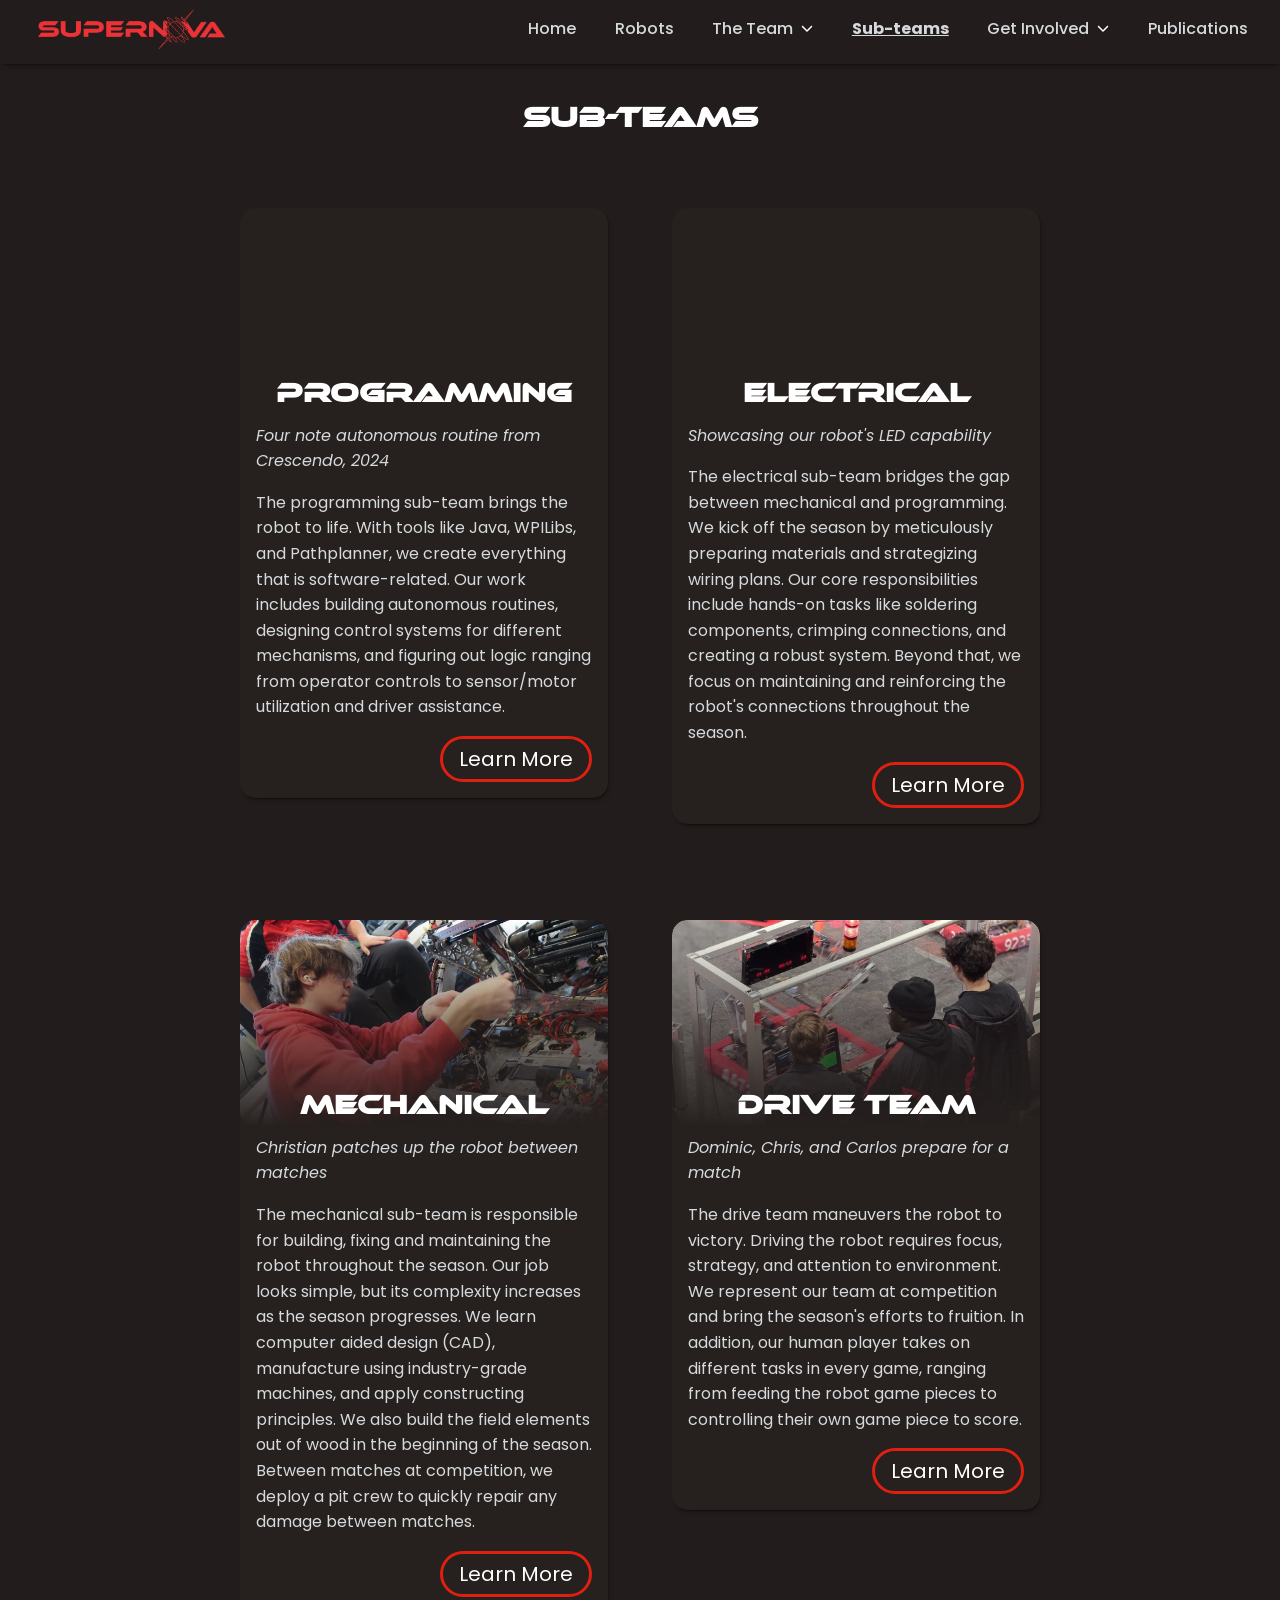
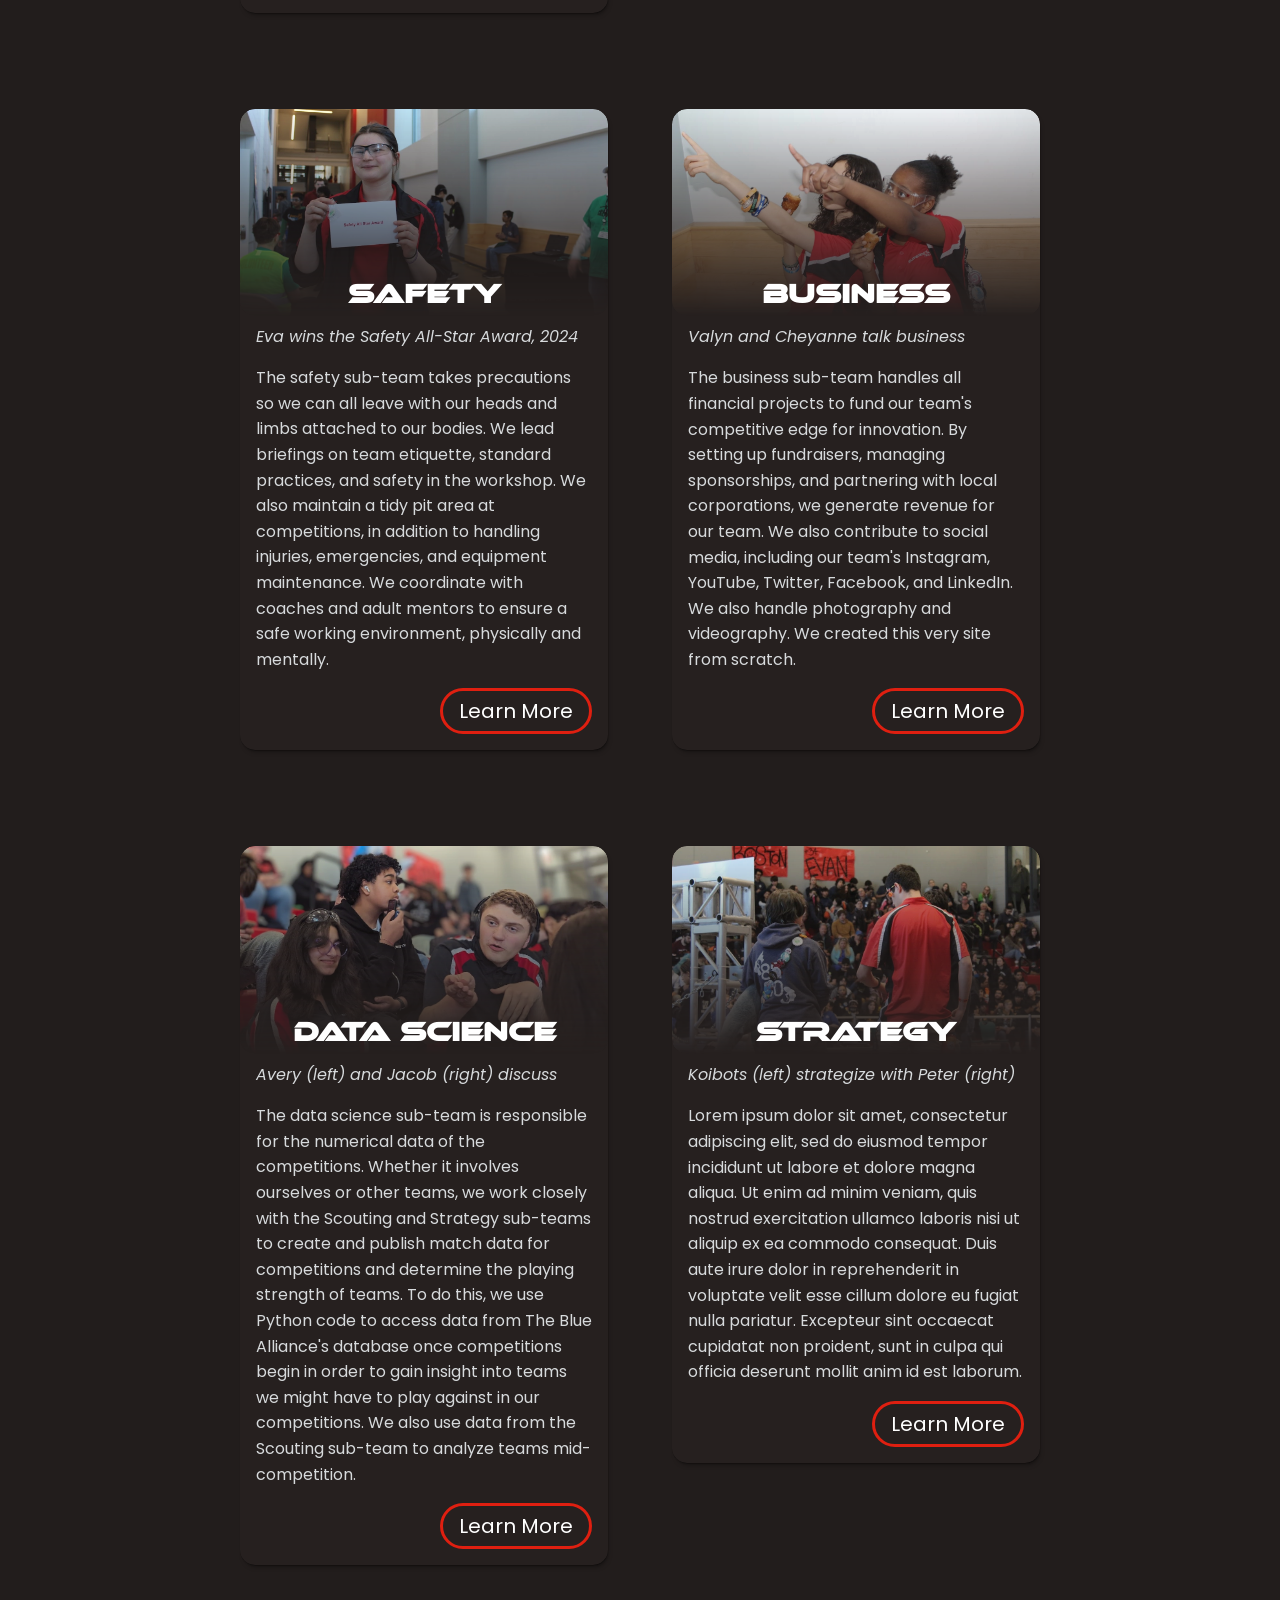
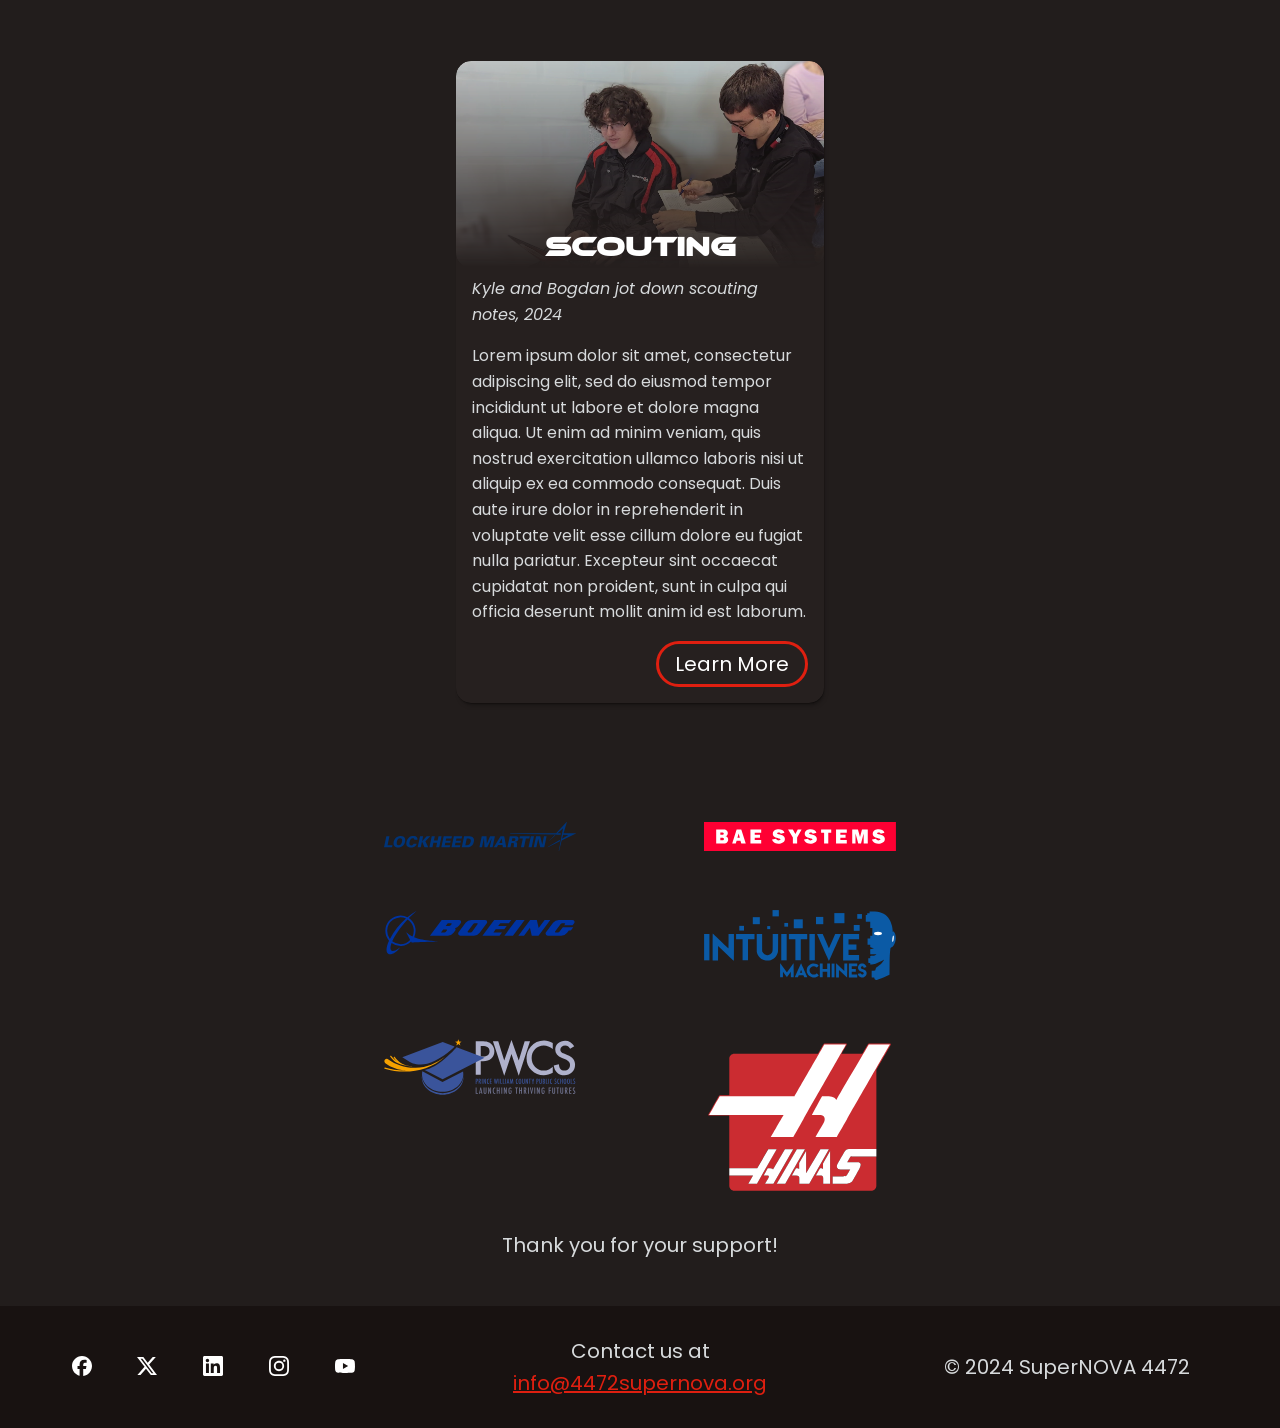
<file: html/sub-teams.html>
<!DOCTYPE html>
<html lang="en-US">
    <head>
        <meta charset="utf-8">
        <title>Team 4472 - Supernova | FIRST Robotics in Prince William County, VA</title>
        <meta 
            name="description" content="FIRST Robotics Competition team 4472 Supernova welcomes high schoolers from Prince William County, Virginia.
            Committed to FIRST ideals, we offer competitive STEM and engineering opportunities.">
        <meta name="viewport" content="width=device-width, initial-scale=1">
        <!-- Open Graph -->
        <meta property="og:title" content="Team 4472 - Supernova | FIRST Robotics in Prince William County, VA">
        <meta property="og:type" content="website">
        <meta property="og:description" content="Prince William County's next generation of engineers, scientists, and roboteers">
        <meta property="og:url" content="https://supernova4472.com/">
        <meta property="og:image" content="https://supernova4472.com/images/SocialMediaSupernova.png">
        <meta property="og:image:alt" content="">
        <!-- Twitter -->
        <meta name="twitter:card" content="summary_large_image">
        <meta name="twitter:title" content="Team 4472 - Supernova | FIRST Robotics in Prince William County, VA">
        <meta name="twitter:description" content="Prince William County's next generation of engineers, scientists, and roboteers">
        <meta name="twitter:site" content="@superNOVA4472">
        <meta name="twitter:image" content="https://supernova4472.com/images/SocialMediaSupernova.png">

        <link rel="stylesheet" href="../styles/styles.css">
    </head>
    <body>
        <header class="header">
            <div class="header__inner">
                <a href="../index.html">
                    <img id="logo" src="../assets/images/redLogo.svg" alt="4472 logo">
                </a>
                <input class="menu__mobile" type="checkbox" id="menu__mobile">
                <label class="menu__hamburger" for="menu__mobile">
                    <img class="icon menu__icon" src="../assets/images/bars.svg" alt="">
                </label>
                <nav>
                    <ul class="menu">
                        <li><a class="menu__item" href="../index.html">Home</a></li>
                        <li><a class="menu__item" href="robots.html">Robots</a></li>
                        <li class="dropdown">
                            <a href="#" class="menu__item">
                                The Team
                                <img class="chevron" src="../assets/images/chevron-down.svg" alt="chevron down">
                            </a>
                            <ul class="dropdown__inner">
                                <li>
                                    <a class="dropdown__item" href="the-team/history.html">
                                        History
                                    </a>
                                </li>
                                <li>
                                    <a class="dropdown__item" href="the-team/impact.html">
                                        Impact
                                    </a>
                                </li>
                                <li>
                                    <a class="dropdown__item" href="the-team/leaders.html">
                                        Leaders
                                    </a>
                                </li>
                                <li>
                                    <a class="dropdown__item" href="the-team/mentors.html">
                                        Mentors
                                    </a>
                                </li>
                                <li>
                                    <a class="dropdown__item" href="the-team/accomplishments.html">
                                        Accomplishments
                                    </a>
                                </li>
                            </ul>
                        </li>
                        <li id="here">Sub-teams</li>
                        <li class="dropdown">
                            <a class="menu__item" href="#">
                                Get Involved
                                <img class="chevron" src="../assets/images/chevron-down.svg" alt="chevron down">
                            </a>
                            <ul class="dropdown__inner">
                                <li>
                                    <a class="dropdown__item" href="get-involved/sponsorship.html">
                                        Sponsorship
                                    </a>
                                </li>
                                <li>
                                    <a class="dropdown__item" href="get-involved/join-us.html">
                                        Join Us
                                    </a>
                                </li>
                            </ul>
                        </li>
                        <li><a class="menu__item" href="../publications/">Publications</a></li>
                    </ul>
                </nav>
            </div>
        </header>
        <main>
            <div class="wrapper__margin__top wrapper__theme__light">
                <h1 class="cards__title">Sub-teams</h1>
                <section class="cards">
                    <div class="cards__card">
                        <div class="cards__inner">
                            <iframe class="cards__iframe cards__image cards__image__gradient" src="https://www.youtube.com/embed/4rOkAgBEWU0" title="4 note auto" frameborder="0" allow="accelerometer; autoplay; clipboard-write; encrypted-media; gyroscope; picture-in-picture; web-share" referrerpolicy="strict-origin-when-cross-origin" allowfullscreen></iframe>
                            <h2 class="cards__heading">Programming</h2>
                        </div>
                        <span class="caption cards__caption">Four note autonomous routine from Crescendo, 2024</span>
                        <p class="cards__paragraph">
                            The programming sub-team brings the robot to life. With tools like Java, WPILibs, and Pathplanner, we create everything that is software-related. Our work includes building autonomous routines, designing control systems for different mechanisms, and figuring out logic ranging from operator controls to sensor/motor utilization and driver assistance.
                        </p>
                        <a class="cards__anchor" href="#">
                            <button class="button __rounded-corners">
                                Learn More
                            </button>
                        </a>
                    </div>
                    <div class="cards__card">
                        <div class="cards__inner">
                            <iframe class="cards__iframe cards__image cards__image__gradient" src="https://www.youtube.com/embed/W_nkYFlLUdU" title="LEDs" frameborder="0" allow="accelerometer; autoplay; clipboard-write; encrypted-media; gyroscope; picture-in-picture; web-share" referrerpolicy="strict-origin-when-cross-origin" allowfullscreen></iframe>
                            <h2 class="cards__heading">Electrical</h2>
                        </div>
                        <span class="caption cards__caption">Showcasing our robot's LED capability</span>
                        <p class="cards__paragraph">
                            The electrical sub-team bridges the gap between mechanical and programming. We kick off the season by meticulously preparing materials and strategizing wiring plans. Our core responsibilities include hands-on tasks like soldering components, crimping connections, and creating a robust system. Beyond that, we focus on maintaining and reinforcing the robot's connections throughout the season.
                        </p>
                        <a class="cards__anchor" href="#">
                            <button class="button __rounded-corners">
                                Learn More
                            </button>
                        </a>
                    </div>
                    <div class="cards__card">
                        <div class="cards__inner">
                            <img class="cards__image cards__image__gradient" src="../assets/images/sub-teams/sub-teams-mechanical.webp" alt="Team 4472 member fixing robot in pit area">
                            <h2 class="cards__heading">Mechanical</h2>
                        </div>
                        <span class="caption cards__caption">Christian patches up the robot between matches</span>
                        <p class="cards__paragraph">
                            The mechanical sub-team is responsible for building, fixing and maintaining the robot throughout the season. Our job looks simple, but its complexity increases as the season progresses. We learn computer aided design (CAD), manufacture using industry-grade machines, and apply constructing principles. We also build the field elements out of wood in the beginning of the season. Between matches at competition, we deploy a pit crew to quickly repair any damage between matches.
                        </p>
                        <a class="cards__anchor" href="#">
                            <button class="button __rounded-corners">
                                Learn More
                            </button>
                        </a>
                    </div>
                    <div class="cards__card">
                        <div class="cards__inner">
                            <img class="cards__image cards__image__gradient" src="../assets/images/sub-teams/sub-teams-drive.webp" alt="Three team 4472 members stand beside competition field">
                            <h2 class="cards__heading">Drive Team</h2>
                        </div>
                        <span class="caption cards__caption">Dominic, Chris, and Carlos prepare for a match</span>
                        <p class="cards__paragraph">
                            The drive team maneuvers the robot to victory. Driving the robot requires focus, strategy, and attention to environment. We represent our team at competition and bring the season's efforts to fruition. In addition, our human player takes on different tasks in every game, ranging from feeding the robot game pieces to controlling their own game piece to score.
                        </p>
                        <a class="cards__anchor" href="#">
                            <button class="button __rounded-corners">
                                Learn More
                            </button>
                        </a>
                    </div>
                    <div class="cards__card">
                        <div class="cards__inner">
                            <img class="cards__image cards__image__gradient" src="../assets/images/sub-teams/sub-teams-safety.webp" alt="Team 4472 member holding up award">
                            <h2 class="cards__heading">Safety</h2>
                        </div>
                        <span class="caption cards__caption">Eva wins the Safety All-Star Award, 2024</span>
                        <p class="cards__paragraph">
                            The safety sub-team takes precautions so we can all leave with our heads and limbs attached to our bodies. We lead briefings on team etiquette, standard practices, and safety in the workshop. We also maintain a tidy pit area at competitions, in addition to handling injuries, emergencies, and equipment maintenance. We coordinate with coaches and adult mentors to ensure a safe working environment, physically and mentally.
                        </p>
                        <a class="cards__anchor" href="#">
                            <button class="button __rounded-corners">
                                Learn More
                            </button>
                        </a>
                    </div>
                    <div class="cards__card">
                        <div class="cards__inner">
                            <img class="cards__image cards__image__gradient" src="../assets/images/sub-teams/sub-teams-business.webp" alt="Two team 4472 members point off-camera">
                            <h2 class="cards__heading">Business</h2>
                        </div>
                        <span class="caption cards__caption">Valyn and Cheyanne talk business</span>
                        <p class="cards__paragraph">
                            The business sub-team handles all financial projects to fund our team's competitive edge for innovation. By setting up fundraisers, managing sponsorships, and partnering with local corporations, we generate revenue for our team. We also contribute to social media, including our team's Instagram, YouTube, Twitter, Facebook, and LinkedIn. We also handle photography and videography. We created this very site from scratch.
                        </p>
                        <a class="cards__anchor" href="#">
                            <button class="button __rounded-corners">
                                Learn More
                            </button>
                        </a>
                    </div>
                    <div class="cards__card">
                        <div class="cards__inner">
                            <img class="cards__image cards__image__gradient" src="../assets/images/sub-teams/sub-teams-data-science.webp" alt="Placeholder">
                            <h2 class="cards__heading">Data Science</h2>
                        </div>
                        <span class="caption cards__caption">Avery (left) and Jacob (right) discuss</span>
                        <p class="cards__paragraph">
                            The data science sub-team is responsible for the numerical data of the competitions. Whether it involves ourselves or other teams, we work closely with the Scouting and Strategy sub-teams to create and publish match data for competitions and determine the playing strength of teams. To do this, we use Python code to access data from The Blue Alliance's database once competitions begin in order to gain insight into teams we might have to play against in our competitions. We also use data from the Scouting sub-team to analyze teams mid-competition.
                        </p>
                        <a class="cards__anchor" href="#">
                            <button class="button __rounded-corners">
                                Learn More
                            </button>
                        </a>
                    </div>
                    <div class="cards__card">
                        <div class="cards__inner">
                            <img class="cards__image cards__image__gradient" src="../assets/images/sub-teams/sub-teams-strategy.webp" alt="Team 4472 member standing beside 8230 member">
                            <h2 class="cards__heading">Strategy</h2>
                        </div>
                        <span class="caption cards__caption">Koibots (left) strategize with Peter (right)</span>
                        <p class="cards__paragraph">
                            Lorem ipsum dolor sit amet, consectetur adipiscing elit, sed do eiusmod tempor incididunt ut labore et dolore magna aliqua. Ut enim ad minim veniam, quis nostrud exercitation ullamco laboris nisi ut aliquip ex ea commodo consequat. Duis aute irure dolor in reprehenderit in voluptate velit esse cillum dolore eu fugiat nulla pariatur. Excepteur sint occaecat cupidatat non proident, sunt in culpa qui officia deserunt mollit anim id est laborum.
                        </p>
                        <a class="cards__anchor" href="#">
                            <button class="button __rounded-corners">
                                Learn More
                            </button>
                        </a>
                    </div>
                    <div class="cards__card">
                        <div class="cards__inner">
                            <img class="cards__image cards__image__gradient" src="../assets/images/sub-teams/sub-teams-scouting.webp" alt="Two team 4472 members sit in the bleachers and write down scouting information">
                            <h2 class="cards__heading">Scouting</h2>
                        </div>
                        <span class="caption cards__caption">Kyle and Bogdan jot down scouting notes, 2024</span>
                        <p class="cards__paragraph">
                            Lorem ipsum dolor sit amet, consectetur adipiscing elit, sed do eiusmod tempor incididunt ut labore et dolore magna aliqua. Ut enim ad minim veniam, quis nostrud exercitation ullamco laboris nisi ut aliquip ex ea commodo consequat. Duis aute irure dolor in reprehenderit in voluptate velit esse cillum dolore eu fugiat nulla pariatur. Excepteur sint occaecat cupidatat non proident, sunt in culpa qui officia deserunt mollit anim id est laborum.
                        </p>
                        <a class="cards__anchor" href="#">
                            <button class="button __rounded-corners">
                                Learn More
                            </button>
                        </a>
                    </div>
                </section>
            </div>
        </main>
        <footer>
            <div class="wrapper wrapper__theme__light">
                <div class="sponsor">
                    <div class="sponsor__item">
                        <a href="https://www.lockheedmartin.com/en-us/index.html" target="_blank">
                            <img class="sponsor__image" src="../assets/images/sponsor-logos/lm-logo.svg" alt="Lockheed Martin Logo">
                        </a>
                    </div>
                    <div class="sponsor__item">
                        <a href="https://www.baesystems.com/en/home" target="_blank">
                            <img class="sponsor__image" src="../assets/images/sponsor-logos/bae-systems.svg" alt="Bae Systems Logo">
                        </a>
                    </div>
                    <div class="sponsor__item">
                        <a href="https://www.boeing.com/" target="_blank">
                            <img class="sponsor__image" src="../assets/images/sponsor-logos/boeing.svg" alt="Boeing Logo">
                        </a>
                    </div>
                    <div class="sponsor__item">
                        <a href="https://www.intuitivemachines.com/" target="_blank">
                            <img class="sponsor__image" src="../assets/images/sponsor-logos/intuitive-machines.svg" alt="Intuitive Machines Logo">
                        </a>
                    </div>
                    <div class="sponsor__item">
                        <a href="https://www.pwcs.edu/" target="_blank">
                            <img class="sponsor__image" src="../assets/images/sponsor-logos/pwcs.svg" alt="PWCS Logo">
                        </a>
                    </div>
                    <div class="sponsor__item">
                        <a href="https://www.haascnc.com/index.html" target="_blank">
                            <img class="sponsor__image" src="../assets/images/sponsor-logos/haas-seeklogo.svg" alt="HAAS Logo">
                        </a>
                    </div>
                    <p class="sponsor__text">Thank you for your support!</p>
                </div>
                <div class="wrapper wrapper__theme__dark footer">
                    <div class="footer__container">
                        <nav>
                            <ul class="socials">
                                <li>
                                    <a href="https://www.facebook.com/SuperNOVA4472/" target="_blank">
                                        <img class="socials__image" src="../assets/images/socials/facebook.svg" alt="Facebook">
                                    </a>
                                </li>
                                <li>
                                    <a href="https://x.com/4472supernova" target="_blank">
                                        <img class="socials__image" src="../assets/images/socials/x.svg" alt="X, formerly known as Twitter">
                                    </a>
                                </li>
                                <li>
                                    <a href="https://www.linkedin.com/company/supernova-4472" target="_blank">
                                        <img class="socials__image" src="../assets/images/socials/linkedin.svg" alt="LinkedIn">
                                    </a>
                                </li>
                                <li>
                                    <a href="https://www.instagram.com/supernova4472frc/" target="_blank">
                                        <img class="socials__image" src="../assets/images/socials/instagram.svg" alt="Instagram">
                                    </a>
                                </li>
                                <li>
                                    <a href="https://youtube.com/@supernova-ec3fu?si=bMY0FeeK98PVpZtS" target="_blank">
                                        <img class="socials__image" src="../assets/images/socials/youtube.svg" alt="YouTube">
                                    </a>
                                </li>
                            </ul>
                        </nav>
                    </div>
                    <div class="footer__container">
                        <p class="footer__text">Contact us at <a class="__link" href="mailto:info@4472supernova.org">info@4472supernova.org</a></p>
                    </div>
                    <div class="footer__container">
                        <p class="footer__text">&#169 2024 SuperNOVA 4472</p>
                    </div>
                </div>
            </div>
        </footer>
    </body>
</html>
</file>
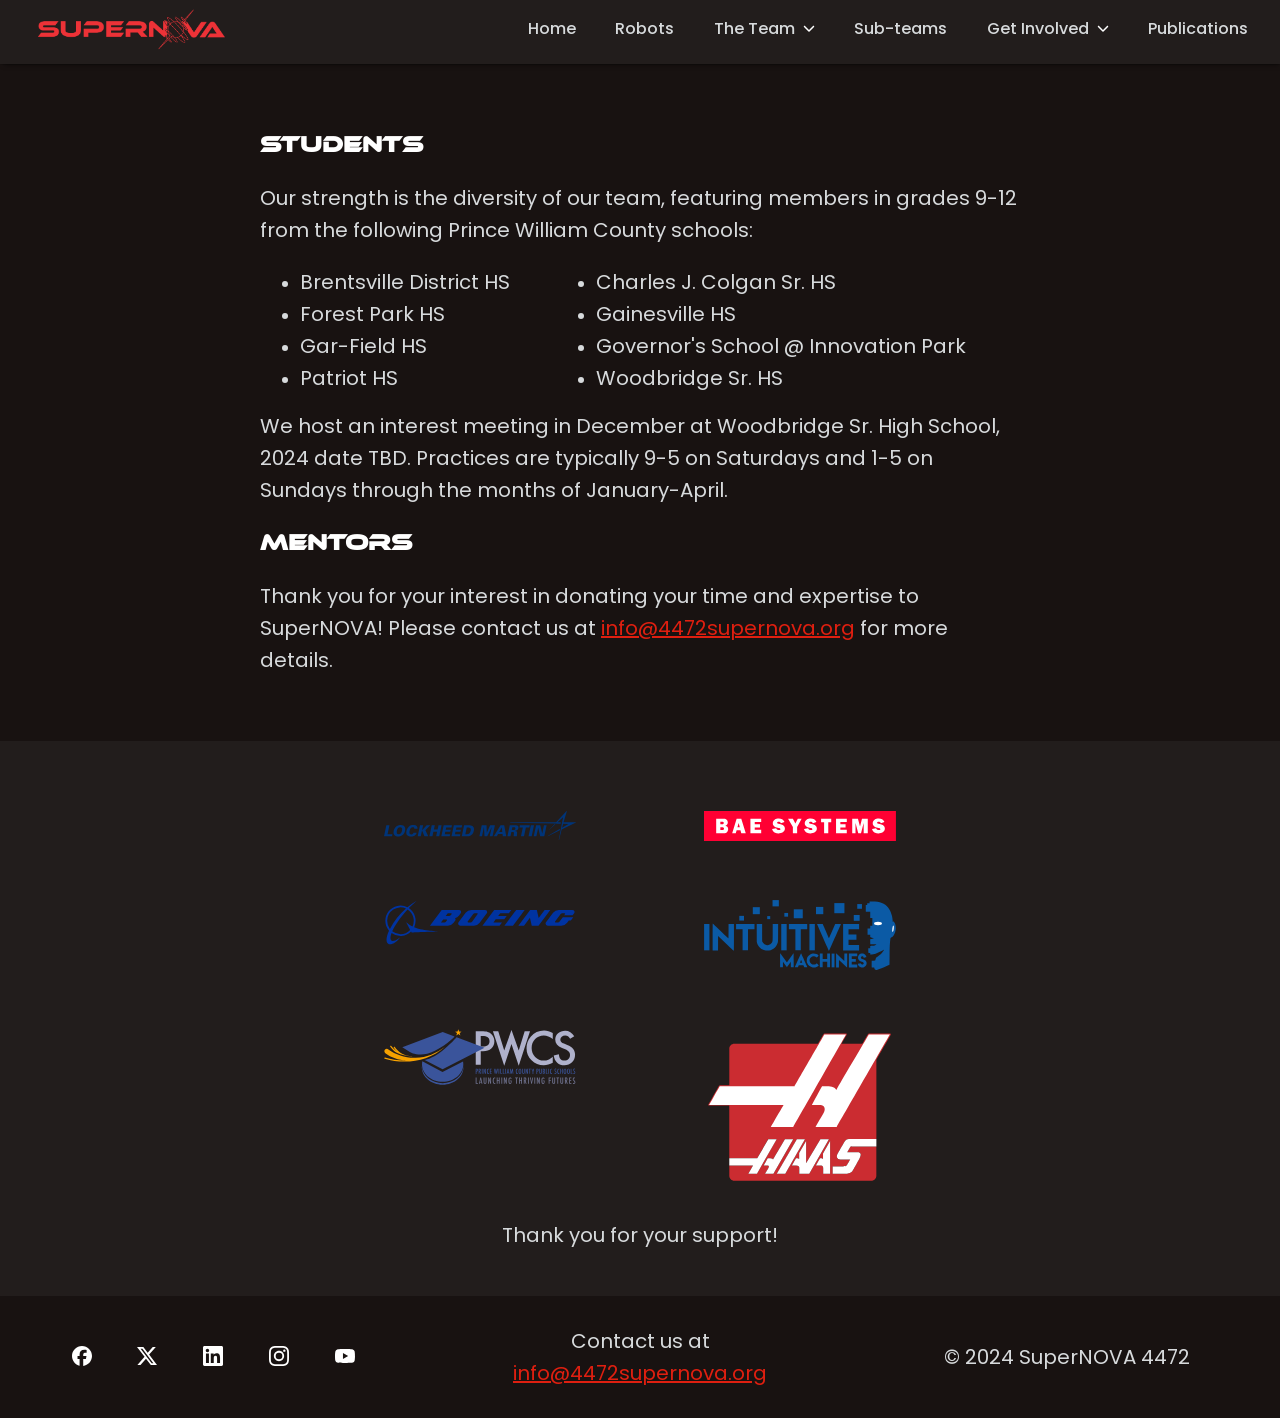
<file: html/get-involved/join-us.html>
<!DOCTYPE html>
<html lang="en-US">
    <head>
        <meta charset="utf-8">
        <title>Team 4472 - Supernova | FIRST Robotics in Prince William County, VA</title>
        <meta 
            name="description" content="FIRST Robotics Competition team 4472 Supernova welcomes high schoolers from Prince William County, Virginia.
            Committed to FIRST ideals, we offer competitive STEM and engineering opportunities.">
        <meta name="viewport" content="width=device-width, initial-scale=1">
        <!-- Open Graph -->
        <meta property="og:title" content="Team 4472 - Supernova | FIRST Robotics in Prince William County, VA">
        <meta property="og:type" content="website">
        <meta property="og:description" content="Prince William County's next generation of engineers, scientists, and roboteers">
        <meta property="og:url" content="https://supernova4472.com/">
        <meta property="og:image" content="https://supernova4472.com/images/SocialMediaSupernova.png">
        <meta property="og:image:alt" content="">
        <!-- Twitter -->
        <meta name="twitter:card" content="summary_large_image">
        <meta name="twitter:title" content="Team 4472 - Supernova | FIRST Robotics in Prince William County, VA">
        <meta name="twitter:description" content="Prince William County's next generation of engineers, scientists, and roboteers">
        <meta name="twitter:site" content="@superNOVA4472">
        <meta name="twitter:image" content="https://supernova4472.com/images/SocialMediaSupernova.png">

        <link rel="stylesheet" href="../../styles/styles.css">
    </head>
    <body>
        <header class="header">
            <div class="header__inner">
                <a href="../../index.html">
                    <img id="logo" src="../../assets/images/redLogo.svg" alt="4472 logo">
                </a>
                <input class="menu__mobile" type="checkbox" id="menu__mobile">
                <label class="menu__hamburger" for="menu__mobile">
                    <img class="icon menu__icon" src="../../assets/images/bars.svg" alt="">
                </label>
                <nav>
                    <ul class="menu">
                        <li><a class="menu__item" href="../../index.html">Home</a></li>
                        <li><a class="menu__item" href="../robots.html">Robots</a></li>
                        <li class="dropdown">
                            <a href="#" class="menu__item">
                                The Team
                                <img class="chevron" src="../../assets/images/chevron-down.svg" alt="chevron down">
                            </a>
                            <ul class="dropdown__inner">
                                <li>
                                    <a class="dropdown__item" href="../the-team/history.html">
                                        History
                                    </a>
                                </li>
                                <li>
                                    <a class="dropdown__item" href="../the-team/impact.html">
                                        Impact
                                    </a>
                                </li>
                                <li>
                                    <a class="dropdown__item" href="../the-team/leaders.html">
                                        Leaders
                                    </a>
                                </li>
                                <li>
                                    <a class="dropdown__item" href="../the-team/mentors.html">
                                        Mentors
                                    </a>
                                </li>
                                <li>
                                    <a class="dropdown__item" href="../the-team/accomplishments.html">
                                        Accomplishments
                                    </a>
                                </li>
                            </ul>
                        </li>
                        <li><a class="menu__item" href="../sub-teams.html">Sub-teams</a></li>
                        <li class="dropdown">
                            <a class="menu__item" href="#">
                                Get Involved
                                <img class="chevron" src="../../assets/images/chevron-down.svg" alt="chevron down">
                            </a>
                            <ul class="dropdown__inner">
                                <li>
                                    <a class="dropdown__item" href="sponsorship.html">
                                        Sponsorship
                                    </a>
                                </li>
                                <li id="here" class="dropdown__item">Join Us</li>
                            </ul>
                        </li>
                        <li><a class="menu__item" href="../../publications/">Publications</a></li>
                    </ul>
                </nav>
            </div>
        </header>
        <main>
            <div class="wrapper__margin__top wrapper__theme__dark wrapper__flex">
                <article class="article">
                    <section>
                        <h2 class="article__heading">Students</h2>
                        <p class="article__paragraph">
                            Our strength is the diversity of our team, featuring members in grades 9-12 from the following Prince William County schools:
                        </p>
                        <ul class="grid-list__two-column">
                            <li><p>Brentsville District HS</p></li>
                            <li><p>Charles J. Colgan Sr. HS</p></li>
                            <li><p>Forest Park HS</p></li>
                            <li><p>Gainesville HS</p></li>
                            <li><p>Gar-Field HS</p></li>
                            <li><p>Governor's School @ Innovation Park</p></li>
                            <li><p>Patriot HS</p></li>
                            <li><p>Woodbridge Sr. HS</p></li>
                        </ul>
                        <p>
                            We host an interest meeting in December at Woodbridge Sr. High School, 2024 date TBD. Practices are typically 9-5 on Saturdays and 1-5 on Sundays through the months of January-April.
                        </p>
                    </section>
                    <section>
                        <h2 class="article__heading">Mentors</h2>
                        <p class="article__paragraph">
                            Thank you for your interest in donating your time and expertise to SuperNOVA! Please contact us at <a class="__link" href="mailto:info@4472supernova.org">info@4472supernova.org</a> for more details.
                        </p>
                    </section>
                </article>
            </div>
        </main>
        <footer>
            <div class="wrapper wrapper__theme__light">
                <div class="sponsor">
                    <div class="sponsor__item">
                        <a href="https://www.lockheedmartin.com/en-us/index.html" target="_blank">
                            <img class="sponsor__image" src="../../assets/images/sponsor-logos/lm-logo.svg" alt="Lockheed Martin Logo">
                        </a>
                    </div>
                    <div class="sponsor__item">
                        <a href="https://www.baesystems.com/en/home" target="_blank">
                            <img class="sponsor__image" src="../../assets/images/sponsor-logos/bae-systems.svg" alt="Bae Systems Logo">
                        </a>
                    </div>
                    <div class="sponsor__item">
                        <a href="https://www.boeing.com/" target="_blank">
                            <img class="sponsor__image" src="../../assets/images/sponsor-logos/boeing.svg" alt="Boeing Logo">
                        </a>
                    </div>
                    <div class="sponsor__item">
                        <a href="https://www.intuitivemachines.com/" target="_blank">
                            <img class="sponsor__image" src="../../assets/images/sponsor-logos/intuitive-machines.svg" alt="Intuitive Machines Logo">
                        </a>
                    </div>
                    <div class="sponsor__item">
                        <a href="https://www.pwcs.edu/" target="_blank">
                            <img class="sponsor__image" src="../../assets/images/sponsor-logos/pwcs.svg" alt="PWCS Logo">
                        </a>
                    </div>
                    <div class="sponsor__item">
                        <a href="https://www.haascnc.com/index.html" target="_blank">
                            <img class="sponsor__image" src="../../assets/images/sponsor-logos/haas-seeklogo.svg" alt="HAAS Logo">
                        </a>
                    </div>
                    <p class="sponsor__text">Thank you for your support!</p>
                </div>
                <div class="wrapper wrapper__theme__dark footer">
                    <div class="footer__container">
                        <nav>
                            <ul class="socials">
                                <li>
                                    <a href="https://www.facebook.com/SuperNOVA4472/" target="_blank">
                                        <img class="socials__image" src="../../assets/images/socials/facebook.svg" alt="Facebook">
                                    </a>
                                </li>
                                <li>
                                    <a href="https://x.com/4472supernova" target="_blank">
                                        <img class="socials__image" src="../../assets/images/socials/x.svg" alt="X, formerly known as Twitter">
                                    </a>
                                </li>
                                <li>
                                    <a href="https://www.linkedin.com/company/supernova-4472" target="_blank">
                                        <img class="socials__image" src="../../assets/images/socials/linkedin.svg" alt="LinkedIn">
                                    </a>
                                </li>
                                <li>
                                    <a href="https://www.instagram.com/supernova4472frc/" target="_blank">
                                        <img class="socials__image" src="../../assets/images/socials/instagram.svg" alt="Instagram">
                                    </a>
                                </li>
                                <li>
                                    <a href="https://youtube.com/@supernova-ec3fu?si=bMY0FeeK98PVpZtS" target="_blank">
                                        <img class="socials__image" src="../../assets/images/socials/youtube.svg" alt="YouTube">
                                    </a>
                                </li>
                            </ul>
                        </nav>
                    </div>
                    <div class="footer__container">
                        <p class="footer__text">Contact us at <a class="__link" href="mailto:info@4472supernova.org">info@4472supernova.org</a></p>
                    </div>
                    <div class="footer__container">
                        <p class="footer__text">&#169 2024 SuperNOVA 4472</p>
                    </div>
                </div>
            </div>
        </footer>
    </body>
</html>
</file>
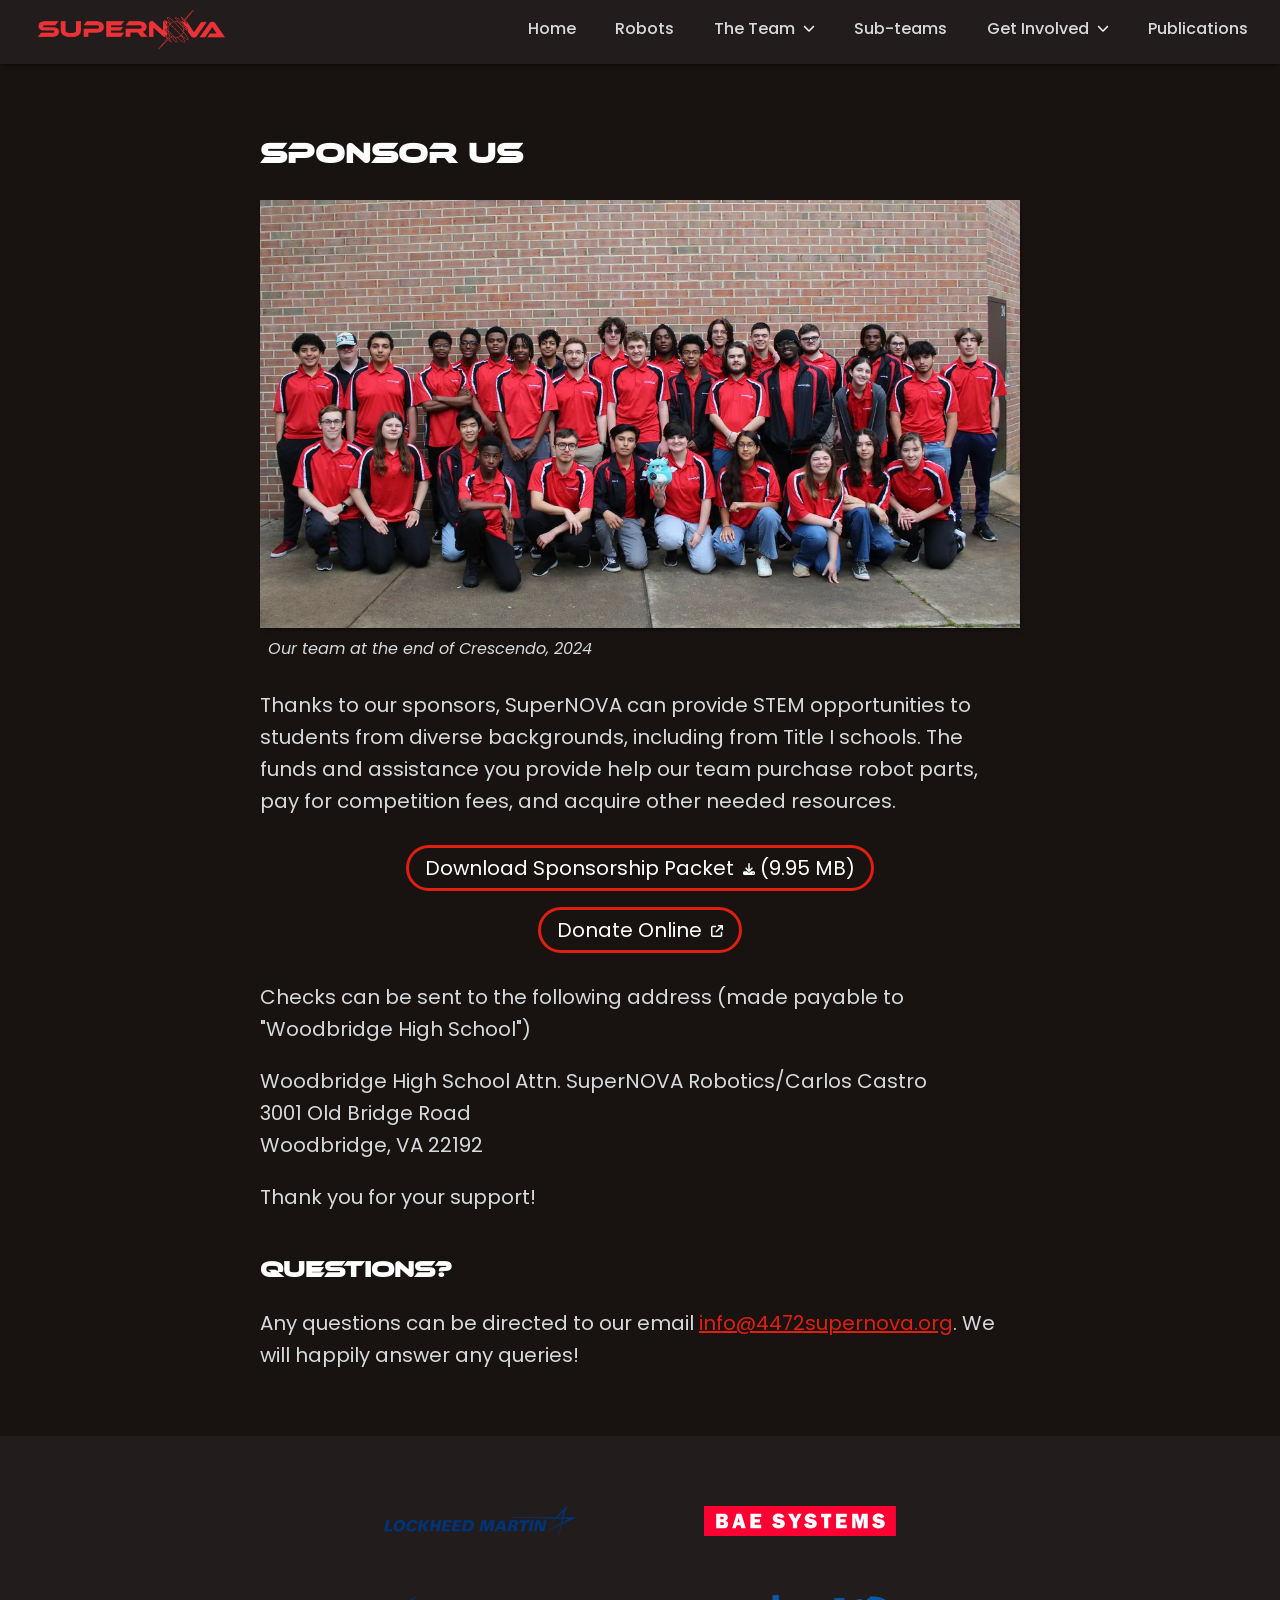
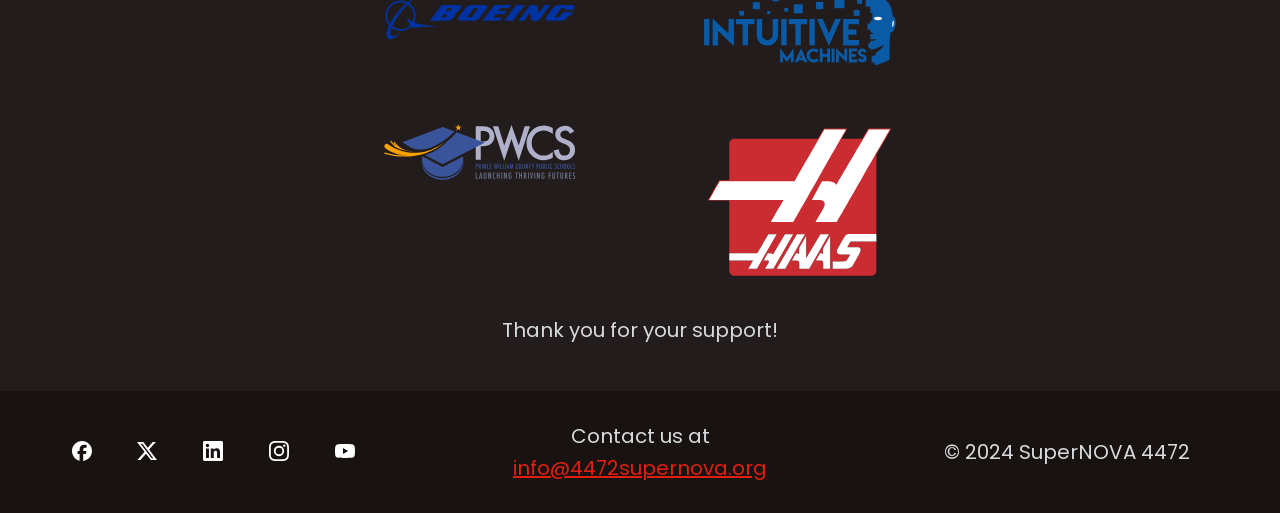
<file: html/get-involved/sponsorship.html>
<!DOCTYPE html>
<html lang="en-US">
    <head>
        <meta charset="utf-8">
        <title>Team 4472 - Supernova | FIRST Robotics in Prince William County, VA</title>
        <meta 
            name="description" content="FIRST Robotics Competition team 4472 Supernova welcomes high schoolers from Prince William County, Virginia.
            Committed to FIRST ideals, we offer competitive STEM and engineering opportunities.">
        <meta name="viewport" content="width=device-width, initial-scale=1">
        <!-- Open Graph -->
        <meta property="og:title" content="Team 4472 - Supernova | FIRST Robotics in Prince William County, VA">
        <meta property="og:type" content="website">
        <meta property="og:description" content="Prince William County's next generation of engineers, scientists, and roboteers">
        <meta property="og:url" content="https://supernova4472.com/">
        <meta property="og:image" content="https://supernova4472.com/images/SocialMediaSupernova.png">
        <meta property="og:image:alt" content="">
        <!-- Twitter -->
        <meta name="twitter:card" content="summary_large_image">
        <meta name="twitter:title" content="Team 4472 - Supernova | FIRST Robotics in Prince William County, VA">
        <meta name="twitter:description" content="Prince William County's next generation of engineers, scientists, and roboteers">
        <meta name="twitter:site" content="@superNOVA4472">
        <meta name="twitter:image" content="https://supernova4472.com/images/SocialMediaSupernova.png">

        <link rel="stylesheet" href="../../styles/styles.css">
    </head>
    <body>
        <header class="header">
            <div class="header__inner">
                <a href="../../index.html">
                    <img id="logo" src="../../assets/images/redLogo.svg" alt="4472 logo">
                </a>
                <input class="menu__mobile" type="checkbox" id="menu__mobile">
                <label class="menu__hamburger" for="menu__mobile">
                    <img class="icon menu__icon" src="../../assets/images/bars.svg" alt="">
                </label>
                <nav>
                    <ul class="menu">
                        <li><a class="menu__item" href="../../index.html">Home</a></li>
                        <li><a class="menu__item" href="../robots.html">Robots</a></li>
                        <li class="dropdown">
                            <a href="#" class="menu__item">
                                The Team
                                <img class="chevron" src="../../assets/images/chevron-down.svg" alt="chevron down">
                            </a>
                            <ul class="dropdown__inner">
                                <li>
                                    <a class="dropdown__item" href="../the-team/history.html">
                                        History
                                    </a>
                                </li>
                                <li>
                                    <a class="dropdown__item" href="../the-team/impact.html">
                                        Impact
                                    </a>
                                </li>
                                <li>
                                    <a class="dropdown__item" href="../the-team/leaders.html">
                                        Leaders
                                    </a>
                                </li>
                                <li>
                                    <a class="dropdown__item" href="../the-team/mentors.html">
                                        Mentors
                                    </a>
                                </li>
                                <li>
                                    <a class="dropdown__item" href="../the-team/accomplishments.html">
                                        Accomplishments
                                    </a>
                                </li>
                            </ul>
                        </li>
                        <li><a class="menu__item" href="../sub-teams.html">Sub-teams</a></li>
                        <li class="dropdown">
                            <a class="menu__item" href="#">
                                Get Involved
                                <img class="chevron" src="../../assets/images/chevron-down.svg" alt="chevron down">
                            </a>
                            <ul class="dropdown__inner">
                                <li id="here" class="dropdown__item">Sponsorship</li>
                                <li>
                                    <a class="dropdown__item" href="join-us.html">
                                        Join Us
                                    </a>
                                </li>
                            </ul>
                        </li>
                        <li><a class="menu__item" href="../../publications/">Publications</a></li>
                    </ul>
                </nav>
            </div>
        </header>
        <main>
            <div class="wrapper__margin__top wrapper__theme__dark wrapper__flex">
                <article class="article">
                    <h1 class="article__title">Sponsor Us</h1>
                    <div class="article__inner">
                        <img class="article__image" src="../../assets/images/get-involved/sponsorship/sponsorship.webp" alt="Team 4472 group picture">
                        <span class="caption">Our team at the end of Crescendo, 2024</span>
                    </div>
                    <section>
                        <p class="article__paragraph">
                            Thanks to our sponsors, SuperNOVA can provide STEM opportunities to students from diverse backgrounds, including from Title I schools. The funds and assistance you provide help our team purchase robot parts, pay for competition fees, and acquire other needed resources.
                        </p>
                        <div class="content content__column content__align__items__center">
                            <a class="content__anchor" download href="../../assets/documents/sponsorship-packet.pdf">
                                <button class="button __rounded-corners">
                                    Download Sponsorship Packet
                                    <img class="icon" src="../../assets/images/download.svg" alt="download icon">
                                    (9.95 MB)
                                </button>
                            </a>
                            <a class="content__anchor" href="https://hcb.hackclub.com/donations/start/supernova" target="_blank">
                                <button class="button __rounded-corners">
                                    Donate Online
                                    <img class="icon" src="../../assets/images/external.svg" alt="external icon">
                                </button>
                            </a>
                        </div>
                        <p class="article__paragraph">
                            Checks can be sent to the following address (made payable to "Woodbridge High School")
                        </p>
                        <p class="article__paragraph">
                            Woodbridge High School Attn. SuperNOVA Robotics/Carlos Castro <br>
                            3001 Old Bridge Road <br>
                            Woodbridge, VA 22192
                        </p>
                        <p class="article__paragraph">
                            Thank you for your support!
                        </p>
                    </section>
                    <section>
                        <h2 class="article__heading">Questions?</h2>
                        <p class="article__paragraph">
                            Any questions can be directed to our email <a class="__link" href="mailto:info@4472supernova.org">info@4472supernova.org</a>. We will happily answer any queries!
                        </p>
                    </section>
                </article>
            </div>
        </main>
        <footer>
            <div class="wrapper wrapper__theme__light">
                <div class="sponsor">
                    <div class="sponsor__item">
                        <a href="https://www.lockheedmartin.com/en-us/index.html" target="_blank">
                            <img class="sponsor__image" src="../../assets/images/sponsor-logos/lm-logo.svg" alt="Lockheed Martin Logo">
                        </a>
                    </div>
                    <div class="sponsor__item">
                        <a href="https://www.baesystems.com/en/home" target="_blank">
                            <img class="sponsor__image" src="../../assets/images/sponsor-logos/bae-systems.svg" alt="Bae Systems Logo">
                        </a>
                    </div>
                    <div class="sponsor__item">
                        <a href="https://www.boeing.com/" target="_blank">
                            <img class="sponsor__image" src="../../assets/images/sponsor-logos/boeing.svg" alt="Boeing Logo">
                        </a>
                    </div>
                    <div class="sponsor__item">
                        <a href="https://www.intuitivemachines.com/" target="_blank">
                            <img class="sponsor__image" src="../../assets/images/sponsor-logos/intuitive-machines.svg" alt="Intuitive Machines Logo">
                        </a>
                    </div>
                    <div class="sponsor__item">
                        <a href="https://www.pwcs.edu/" target="_blank">
                            <img class="sponsor__image" src="../../assets/images/sponsor-logos/pwcs.svg" alt="PWCS Logo">
                        </a>
                    </div>
                    <div class="sponsor__item">
                        <a href="https://www.haascnc.com/index.html" target="_blank">
                            <img class="sponsor__image" src="../../assets/images/sponsor-logos/haas-seeklogo.svg" alt="HAAS Logo">
                        </a>
                    </div>
                    <p class="sponsor__text">Thank you for your support!</p>
                </div>
                <div class="wrapper wrapper__theme__dark footer">
                    <div class="footer__container">
                        <nav>
                            <ul class="socials">
                                <li>
                                    <a href="https://www.facebook.com/SuperNOVA4472/" target="_blank">
                                        <img class="socials__image" src="../../assets/images/socials/facebook.svg" alt="Facebook">
                                    </a>
                                </li>
                                <li>
                                    <a href="https://x.com/4472supernova" target="_blank">
                                        <img class="socials__image" src="../../assets/images/socials/x.svg" alt="X, formerly known as Twitter">
                                    </a>
                                </li>
                                <li>
                                    <a href="https://www.linkedin.com/company/supernova-4472" target="_blank">
                                        <img class="socials__image" src="../../assets/images/socials/linkedin.svg" alt="LinkedIn">
                                    </a>
                                </li>
                                <li>
                                    <a href="https://www.instagram.com/supernova4472frc/" target="_blank">
                                        <img class="socials__image" src="../../assets/images/socials/instagram.svg" alt="Instagram">
                                    </a>
                                </li>
                                <li>
                                    <a href="https://youtube.com/@supernova-ec3fu?si=bMY0FeeK98PVpZtS" target="_blank">
                                        <img class="socials__image" src="../../assets/images/socials/youtube.svg" alt="YouTube">
                                    </a>
                                </li>
                            </ul>
                        </nav>
                    </div>
                    <div class="footer__container">
                        <p class="footer__text">Contact us at <a class="__link" href="mailto:info@4472supernova.org">info@4472supernova.org</a></p>
                    </div>
                    <div class="footer__container">
                        <p class="footer__text">&#169 2024 SuperNOVA 4472</p>
                    </div>
                </div>
            </div>
        </footer>
    </body>
</html>
</file>
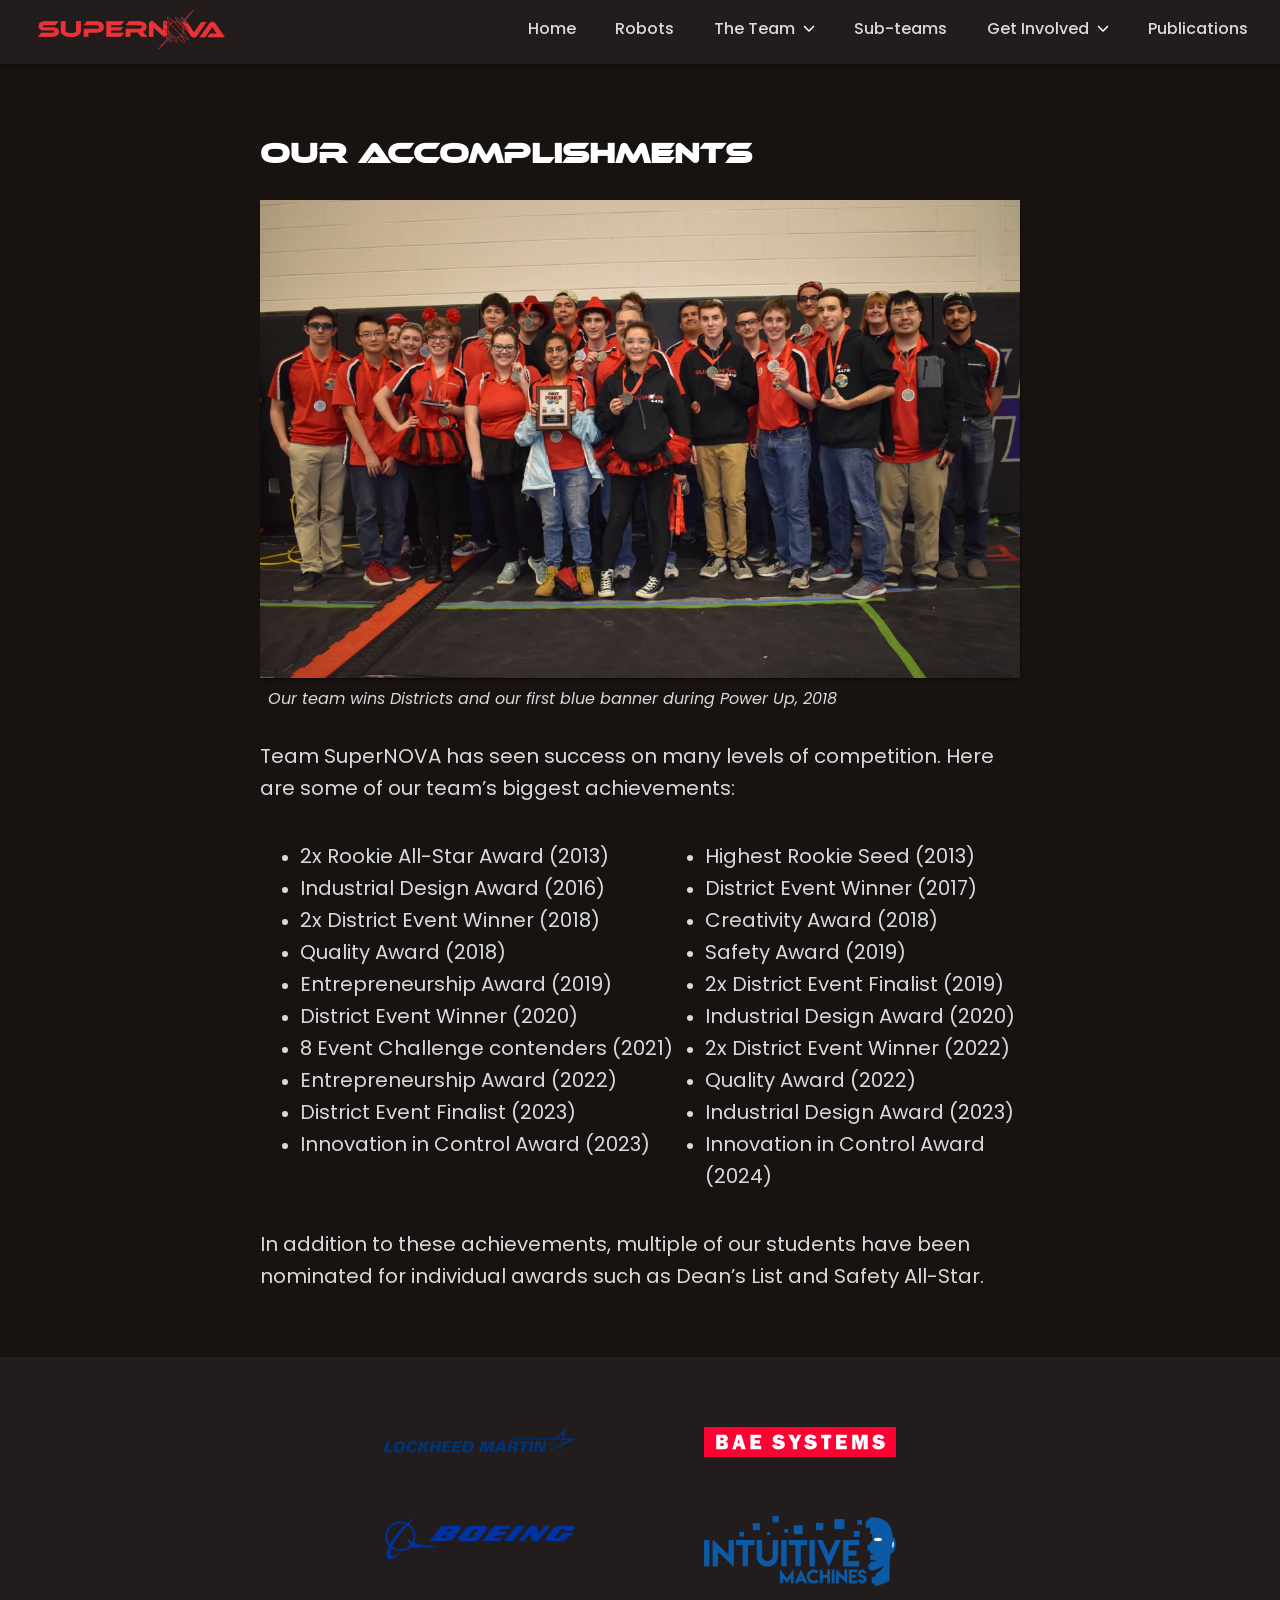
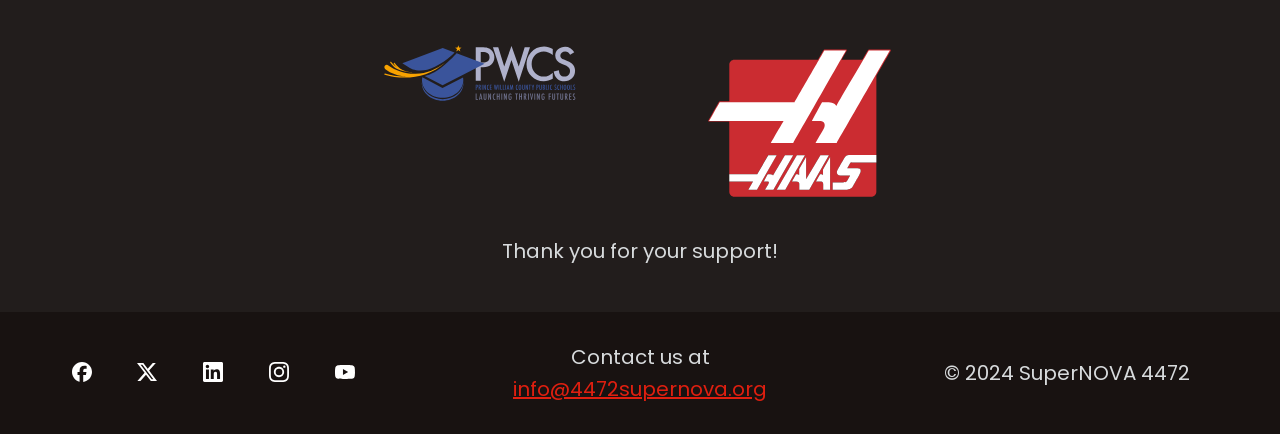
<file: html/the-team/accomplishments.html>
<!DOCTYPE html>
<html lang="en-US">
    <head>
        <meta charset="utf-8">
        <title>Team 4472 - Supernova | FIRST Robotics in Prince William County, VA</title>
        <meta 
            name="description" content="FIRST Robotics Competition team 4472 Supernova welcomes high schoolers from Prince William County, Virginia.
            Committed to FIRST ideals, we offer competitive STEM and engineering opportunities.">
        <meta name="viewport" content="width=device-width, initial-scale=1">
        <!-- Open Graph -->
        <meta property="og:title" content="Team 4472 - Supernova | FIRST Robotics in Prince William County, VA">
        <meta property="og:type" content="website">
        <meta property="og:description" content="Prince William County's next generation of engineers, scientists, and roboteers">
        <meta property="og:url" content="https://supernova4472.com/">
        <meta property="og:image" content="https://supernova4472.com/images/SocialMediaSupernova.png">
        <meta property="og:image:alt" content="">
        <!-- Twitter -->
        <meta name="twitter:card" content="summary_large_image">
        <meta name="twitter:title" content="Team 4472 - Supernova | FIRST Robotics in Prince William County, VA">
        <meta name="twitter:description" content="Prince William County's next generation of engineers, scientists, and roboteers">
        <meta name="twitter:site" content="@superNOVA4472">
        <meta name="twitter:image" content="https://supernova4472.com/images/SocialMediaSupernova.png">

        <link rel="stylesheet" href="../../styles/styles.css">
    </head>
    <body>
        <header class="header">
            <div class="header__inner">
                <a href="../../index.html">
                    <img id="logo" src="../../assets/images/redLogo.svg" alt="4472 logo">
                </a>
                <input class="menu__mobile" type="checkbox" id="menu__mobile">
                <label class="menu__hamburger" for="menu__mobile">
                    <img class="icon menu__icon" src="../../assets/images/bars.svg" alt="">
                </label>
                <nav>
                    <ul class="menu">
                        <li><a class="menu__item" href="../../index.html">Home</a></li>
                        <li><a class="menu__item" href="../robots.html">Robots</a></li>
                        <li class="dropdown">
                            <a href="#" class="menu__item">
                                The Team
                                <img class="chevron" src="../../assets/images/chevron-down.svg" alt="chevron down">
                            </a>
                            <ul class="dropdown__inner">
                                <li>
                                    <a class="dropdown__item" href="history.html">
                                        History
                                    </a>
                                </li>
                                <li>
                                    <a class="dropdown__item" href="impact.html">
                                        Impact
                                    </a>
                                </li>
                                <li>
                                    <a class="dropdown__item" href="leaders.html">
                                        Leaders
                                    </a>
                                </li>
                                <li>
                                    <a class="dropdown__item" href="mentors.html">
                                        Mentors
                                    </a>
                                </li>
                                <li id="here" class="dropdown__item">Accomplishments</li>
                            </ul>
                        </li>
                        <li><a class="menu__item" href="../sub-teams.html">Sub-teams</a></li>
                        <li class="dropdown">
                            <a href="#" class="menu__item">
                                Get Involved
                                <img class="chevron" src="../../assets/images/chevron-down.svg" alt="chevron down">
                            </a>
                            <ul class="dropdown__inner">
                                <li>
                                    <a class="dropdown__item" href="../get-involved/sponsorship.html">
                                        Sponsorship
                                    </a>
                                </li>
                                <li>
                                    <a class="dropdown__item" href="../get-involved/join-us.html">
                                        Join Us
                                    </a>
                                </li>
                            </ul>
                        </li>
                        <li><a class="menu__item" href="../../publications/">Publications</a></li>
                    </ul>
                </nav>
            </div>
        </header>
        <main>
            <div class="wrapper__margin__top wrapper__theme__dark wrapper__flex">
                <article class="article">
                    <h1 class="article__title">Our Accomplishments</h1>
                    <div class="article__inner">
                        <img class="article__image" src="../../assets/images/the-team/accomplishments/accomplishments.webp" alt="4472 circa 2018 posing with award">
                        <span class="caption">Our team wins Districts and our first blue banner during Power Up, 2018</span>
                    </div>
                    <p class="article__paragraph">
                        Team SuperNOVA has seen success on many levels of competition. Here are some of our team’s biggest achievements:
                    </p>
                    <ul class="grid-list__two-column">
                        <li><p>2x Rookie All-Star Award (2013)</p></li>
                        <li><p>Highest Rookie Seed (2013)</p></li>
                        <li><p>Industrial Design Award (2016)</p></li>
                        <li><p>District Event Winner (2017)</p></li>
                        <li><p>2x District Event Winner (2018)</p></li>
                        <li><p>Creativity Award (2018)</p></li>
                        <li><p>Quality Award (2018)</p></li>
                        <li><p>Safety Award (2019)</p></li>
                        <li><p>Entrepreneurship Award (2019)</p></li>
                        <li><p>2x District Event Finalist (2019)</p></li>
                        <li><p>District Event Winner (2020)</p></li>
                        <li><p>Industrial Design Award (2020)</p></li>
                        <li><p>8 Event Challenge contenders (2021)</p></li>
                        <li><p>2x District Event Winner (2022)</p></li>
                        <li><p>Entrepreneurship Award (2022)</p></li>
                        <li><p>Quality Award (2022)</p></li>
                        <li><p>District Event Finalist (2023)</p></li>
                        <li><p>Industrial Design Award (2023)</p></li>
                        <li><p>Innovation in Control Award (2023)</p></li>
                        <li><p>Innovation in Control Award (2024)</p></li>
                    </ul>
                    <p class="article__paragraph">
                        In addition to these achievements, multiple of our students have been nominated for individual awards such as Dean’s List and Safety All-Star.
                    </p>
                </article>
            </div>
        </main>
        <footer>
            <div class="wrapper wrapper__theme__light">
                <div class="sponsor">
                    <div class="sponsor__item">
                        <a href="https://www.lockheedmartin.com/en-us/index.html" target="_blank">
                            <img class="sponsor__image" src="../../assets/images/sponsor-logos/lm-logo.svg" alt="Lockheed Martin Logo">
                        </a>
                    </div>
                    <div class="sponsor__item">
                        <a href="https://www.baesystems.com/en/home" target="_blank">
                            <img class="sponsor__image" src="../../assets/images/sponsor-logos/bae-systems.svg" alt="Bae Systems Logo">
                        </a>
                    </div>
                    <div class="sponsor__item">
                        <a href="https://www.boeing.com/" target="_blank">
                            <img class="sponsor__image" src="../../assets/images/sponsor-logos/boeing.svg" alt="Boeing Logo">
                        </a>
                    </div>
                    <div class="sponsor__item">
                        <a href="https://www.intuitivemachines.com/" target="_blank">
                            <img class="sponsor__image" src="../../assets/images/sponsor-logos/intuitive-machines.svg" alt="Intuitive Machines Logo">
                        </a>
                    </div>
                    <div class="sponsor__item">
                        <a href="https://www.pwcs.edu/" target="_blank">
                            <img class="sponsor__image" src="../../assets/images/sponsor-logos/pwcs.svg" alt="PWCS Logo">
                        </a>
                    </div>
                    <div class="sponsor__item">
                        <a href="https://www.haascnc.com/index.html" target="_blank">
                            <img class="sponsor__image" src="../../assets/images/sponsor-logos/haas-seeklogo.svg" alt="HAAS Logo">
                        </a>
                    </div>
                    <p class="sponsor__text">Thank you for your support!</p>
                </div>
                <div class="wrapper wrapper__theme__dark footer">
                    <div class="footer__container">
                        <nav>
                            <ul class="socials">
                                <li>
                                    <a href="https://www.facebook.com/SuperNOVA4472/" target="_blank">
                                        <img class="socials__image" src="../../assets/images/socials/facebook.svg" alt="Facebook">
                                    </a>
                                </li>
                                <li>
                                    <a href="https://x.com/4472supernova" target="_blank">
                                        <img class="socials__image" src="../../assets/images/socials/x.svg" alt="X, formerly known as Twitter">
                                    </a>
                                </li>
                                <li>
                                    <a href="https://www.linkedin.com/company/supernova-4472" target="_blank">
                                        <img class="socials__image" src="../../assets/images/socials/linkedin.svg" alt="LinkedIn">
                                    </a>
                                </li>
                                <li>
                                    <a href="https://www.instagram.com/supernova4472frc/" target="_blank">
                                        <img class="socials__image" src="../../assets/images/socials/instagram.svg" alt="Instagram">
                                    </a>
                                </li>
                                <li>
                                    <a href="https://youtube.com/@supernova-ec3fu?si=bMY0FeeK98PVpZtS" target="_blank">
                                        <img class="socials__image" src="../../assets/images/socials/youtube.svg" alt="YouTube">
                                    </a>
                                </li>
                            </ul>
                        </nav>
                    </div>
                    <div class="footer__container">
                        <p class="footer__text">Contact us at <a class="__link" href="mailto:info@4472supernova.org">info@4472supernova.org</a></p>
                    </div>
                    <div class="footer__container">
                        <p class="footer__text">&#169 2024 SuperNOVA 4472</p>
                    </div>
                </div>
            </div>
        </footer>
    </body>
</html>
</file>
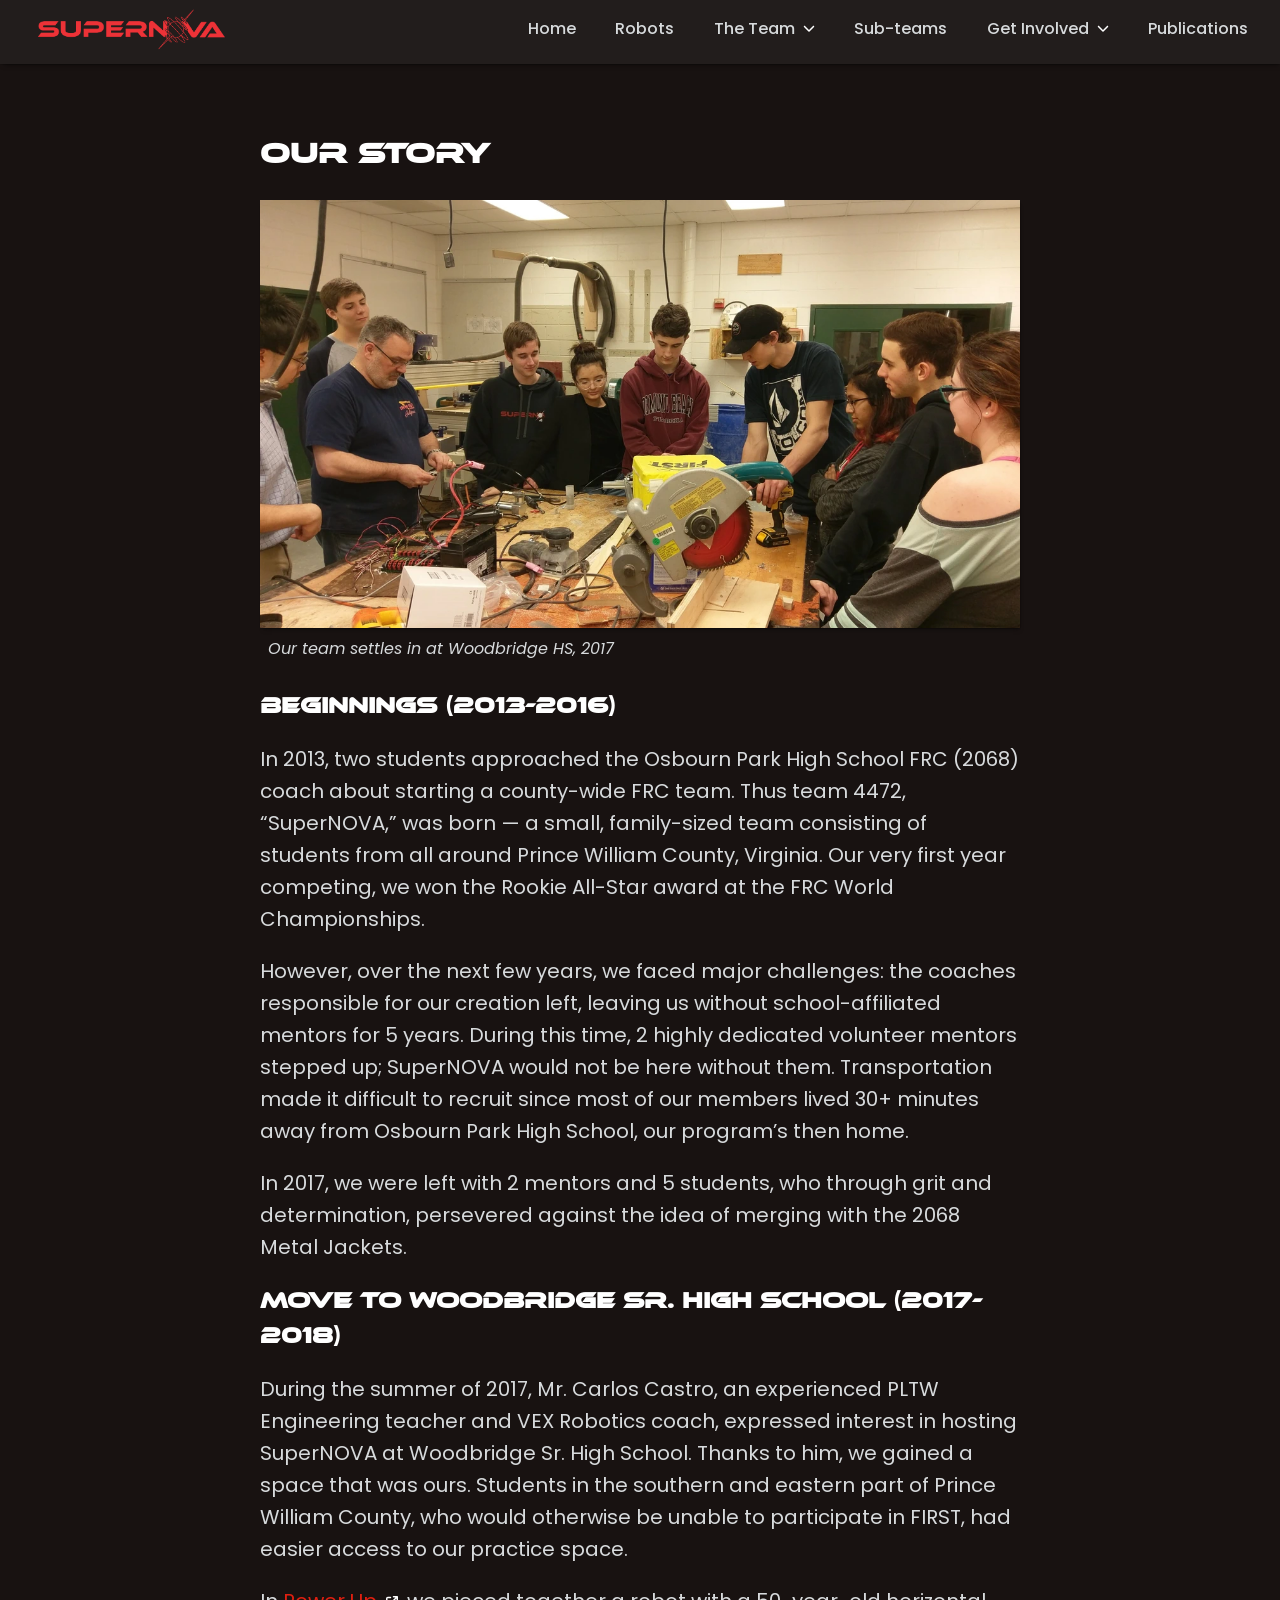
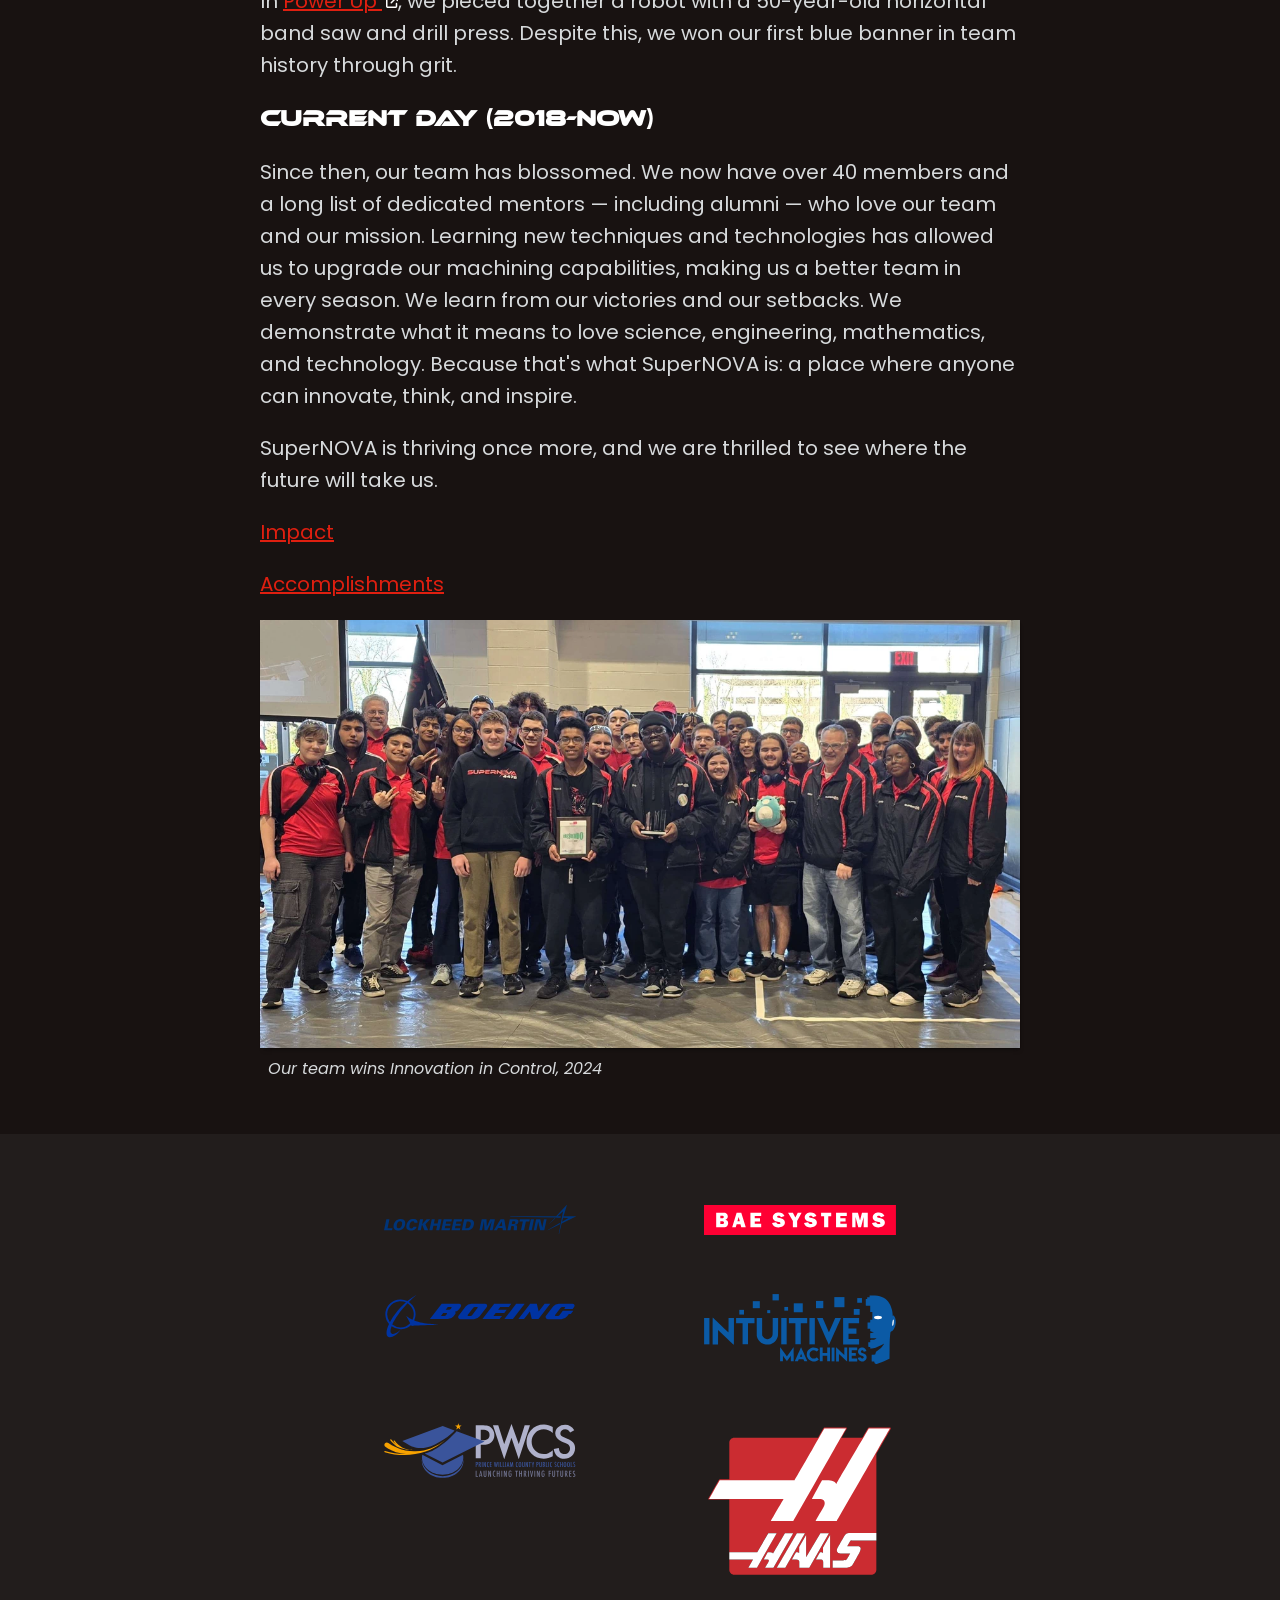
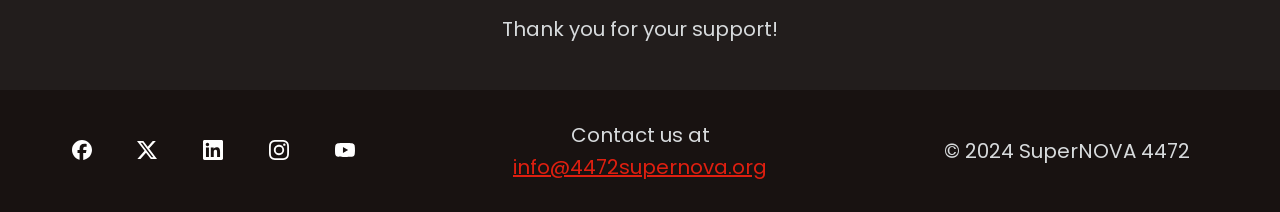
<file: html/the-team/history.html>
<!DOCTYPE html>
<html lang="en-US">
    <head>
        <meta charset="utf-8">
        <title>Team 4472 - Supernova | FIRST Robotics in Prince William County, VA</title>
        <meta 
            name="description" content="FIRST Robotics Competition team 4472 Supernova welcomes high schoolers from Prince William County, Virginia.
            Committed to FIRST ideals, we offer competitive STEM and engineering opportunities.">
        <meta name="viewport" content="width=device-width, initial-scale=1">
        <!-- Open Graph -->
        <meta property="og:title" content="Team 4472 - Supernova | FIRST Robotics in Prince William County, VA">
        <meta property="og:type" content="website">
        <meta property="og:description" content="Prince William County's next generation of engineers, scientists, and roboteers">
        <meta property="og:url" content="https://supernova4472.com/">
        <meta property="og:image" content="https://supernova4472.com/images/SocialMediaSupernova.png">
        <meta property="og:image:alt" content="">
        <!-- Twitter -->
        <meta name="twitter:card" content="summary_large_image">
        <meta name="twitter:title" content="Team 4472 - Supernova | FIRST Robotics in Prince William County, VA">
        <meta name="twitter:description" content="Prince William County's next generation of engineers, scientists, and roboteers">
        <meta name="twitter:site" content="@superNOVA4472">
        <meta name="twitter:image" content="https://supernova4472.com/images/SocialMediaSupernova.png">

        <link rel="stylesheet" href="../../styles/styles.css">
    </head>
    <body>
        <header class="header">
            <div class="header__inner">
                <a href="../../index.html">
                    <img id="logo" src="../../assets/images/redLogo.svg" alt="4472 logo">
                </a>
                <input class="menu__mobile" type="checkbox" id="menu__mobile">
                <label class="menu__hamburger" for="menu__mobile">
                    <img class="icon menu__icon" src="../../assets/images/bars.svg" alt="">
                </label>
                <nav>
                    <ul class="menu">
                        <li><a class="menu__item" href="../../index.html">Home</a></li>
                        <li><a class="menu__item" href="../robots.html">Robots</a></li>
                        <li class="dropdown">
                            <a href="#" class="menu__item">
                                The Team
                                <img class="chevron" src="../../assets/images/chevron-down.svg" alt="chevron down">
                            </a>
                            <ul class="dropdown__inner">
                                <li id="here" class="dropdown__item">History</li>
                                <li>
                                    <a class="dropdown__item" href="impact.html">
                                        Impact
                                    </a>
                                </li>
                                <li>
                                    <a class="dropdown__item" href="leaders.html">
                                        Leaders
                                    </a>
                                </li>
                                <li>
                                    <a class="dropdown__item" href="mentors.html">
                                        Mentors
                                    </a>
                                </li>
                                <li>
                                    <a class="dropdown__item" href="accomplishments.html">
                                        Accomplishments
                                    </a>
                                </li>
                            </ul>
                        </li>
                        <li><a class="menu__item" href="../sub-teams.html">Sub-teams</a></li>
                        <li class="dropdown">
                            <a href="#" class="menu__item">
                                Get Involved
                                <img class="chevron" src="../../assets/images/chevron-down.svg" alt="chevron down">
                            </a>
                            <ul class="dropdown__inner">
                                <li>
                                    <a class="dropdown__item" href="../get-involved/sponsorship.html">
                                        Sponsorship
                                    </a>
                                </li>
                                <li>
                                    <a class="dropdown__item" href="../get-involved/join-us.html">
                                        Join Us
                                    </a>
                                </li>
                            </ul>
                        </li>
                        <li><a class="menu__item" href="../../publications/">Publications</a></li>
                    </ul>
                </nav>
            </div>
        </header>
        <main>
            <div class="wrapper__margin__top wrapper__theme__dark wrapper__flex">
                <article class="article">
                    <h1 class="article__title">Our Story</h1>
                    <div class="article__inner">
                        <img class="article__image" src="../../assets/images/the-team/history/history-woodbridge.webp" alt="4472 students and mentors at work over saws and wires">
                        <span class="caption">Our team settles in at Woodbridge HS, 2017</span>
                    </div>
                    <div>
                        <section>
                            <h2 class="article__heading">Beginnings (2013-2016)</h2>
                            <p class="article__paragraph">
                                In 2013, two students approached the Osbourn Park High School FRC (2068) coach about starting a county-wide FRC team. Thus team 4472, “SuperNOVA,” was born — a small, family-sized team consisting of students from all around Prince William County, Virginia. Our very first year competing, we won the Rookie All-Star award at the FRC World Championships. 
                            </p>
                            <p class="article__paragraph">
                                However, over the next few years, we faced major challenges: the coaches responsible for our creation left, leaving us without school-affiliated mentors for 5 years. During this time, 2 highly dedicated volunteer mentors stepped up; SuperNOVA would not be here without them. Transportation made it difficult to recruit since most of our members lived 30+ minutes away from Osbourn Park High School, our program’s then home.
                            </p>
                            <p class="article__paragraph">
                                In 2017, we were left with 2 mentors and 5 students, who through grit and determination, persevered against the idea of merging with the 2068 Metal Jackets.
                            </p>
                        </section>
                        <section>
                            <h2 class="article__heading">Move to Woodbridge Sr. High School (2017-2018)</h2>
                            <p class="article__paragraph">
                                During the summer of 2017, Mr. Carlos Castro, an experienced PLTW Engineering teacher and VEX Robotics coach, expressed interest in hosting SuperNOVA at Woodbridge Sr. High School. Thanks to him, we gained a space that was ours. Students in the southern and eastern part of Prince William County, who would otherwise be unable to participate in FIRST, had easier access to our practice space.                       
                            </p>
                            <p class="article__paragraph">
                                In <a class="__link" href="https://firstfrc.blob.core.windows.net/frc2018/Manual/2018FRCGameSeasonManual.pdf" target="_blank">Power Up <img class="icon" src="../../assets/images/external.svg" alt="external icon"></a>, we pieced together a robot with a 50-year-old horizontal band saw and drill press. Despite this, we won our first blue banner in team history through grit.                    
                            </p>
                        </section>
                        <section>
                            <h2 class="article__heading">Current Day (2018-now)</h2>
                            <p class="article__paragraph">
                                Since then, our team has blossomed. We now have over 40 members and a long list of dedicated mentors — including alumni — who love our team and our mission. Learning new techniques and technologies has allowed us to upgrade our machining capabilities, making us a better team in every season. We learn from our victories and our setbacks. We demonstrate what it means to love science, engineering, mathematics, and technology. Because that's what SuperNOVA is: a place where anyone can innovate, think, and inspire.
                            </p>
                            <p class="article__paragraph">
                                SuperNOVA is thriving once more, and we are thrilled to see where the future will take us.
                            </p>
                            <p class="article__paragraph"><a class="__link" href="impact.html">Impact</a></p>
                            <p class="article__paragraph"><a class="__link" href="accomplishments.html">Accomplishments</a></p>
                        </section>
                    </div>
                    <div class="article__inner">
                        <img class="article__image" src="../../assets/images/the-team/history/history-award.webp"alt="Team 4472 posing with award">
                        <span class="caption">Our team wins Innovation in Control, 2024</span>
                    </div>
                </article>
            </div>
        </main>
        <footer>
            <div class="wrapper wrapper__theme__light">
                <div class="sponsor">
                    <div class="sponsor__item">
                        <a href="https://www.lockheedmartin.com/en-us/index.html" target="_blank">
                            <img class="sponsor__image" src="../../assets/images/sponsor-logos/lm-logo.svg" alt="Lockheed Martin Logo">
                        </a>
                    </div>
                    <div class="sponsor__item">
                        <a href="https://www.baesystems.com/en/home" target="_blank">
                            <img class="sponsor__image" src="../../assets/images/sponsor-logos/bae-systems.svg" alt="Bae Systems Logo">
                        </a>
                    </div>
                    <div class="sponsor__item">
                        <a href="https://www.boeing.com/" target="_blank">
                            <img class="sponsor__image" src="../../assets/images/sponsor-logos/boeing.svg" alt="Boeing Logo">
                        </a>
                    </div>
                    <div class="sponsor__item">
                        <a href="https://www.intuitivemachines.com/" target="_blank">
                            <img class="sponsor__image" src="../../assets/images/sponsor-logos/intuitive-machines.svg" alt="Intuitive Machines Logo">
                        </a>
                    </div>
                    <div class="sponsor__item">
                        <a href="https://www.pwcs.edu/" target="_blank">
                            <img class="sponsor__image" src="../../assets/images/sponsor-logos/pwcs.svg" alt="PWCS Logo">
                        </a>
                    </div>
                    <div class="sponsor__item">
                        <a href="https://www.haascnc.com/index.html" target="_blank">
                            <img class="sponsor__image" src="../../assets/images/sponsor-logos/haas-seeklogo.svg" alt="HAAS Logo">
                        </a>
                    </div>
                    <p class="sponsor__text">Thank you for your support!</p>
                </div>
                <div class="wrapper wrapper__theme__dark footer">
                    <div class="footer__container">
                        <nav>
                            <ul class="socials">
                                <li>
                                    <a href="https://www.facebook.com/SuperNOVA4472/" target="_blank">
                                        <img class="socials__image" src="../../assets/images/socials/facebook.svg" alt="Facebook">
                                    </a>
                                </li>
                                <li>
                                    <a href="https://x.com/4472supernova" target="_blank">
                                        <img class="socials__image" src="../../assets/images/socials/x.svg" alt="X, formerly known as Twitter">
                                    </a>
                                </li>
                                <li>
                                    <a href="https://www.linkedin.com/company/supernova-4472" target="_blank">
                                        <img class="socials__image" src="../../assets/images/socials/linkedin.svg" alt="LinkedIn">
                                    </a>
                                </li>
                                <li>
                                    <a href="https://www.instagram.com/supernova4472frc/" target="_blank">
                                        <img class="socials__image" src="../../assets/images/socials/instagram.svg" alt="Instagram">
                                    </a>
                                </li>
                                <li>
                                    <a href="https://youtube.com/@supernova-ec3fu?si=bMY0FeeK98PVpZtS" target="_blank">
                                        <img class="socials__image" src="../../assets/images/socials/youtube.svg" alt="YouTube">
                                    </a>
                                </li>
                            </ul>
                        </nav>
                    </div>
                    <div class="footer__container">
                        <p class="footer__text">Contact us at <a class="__link" href="mailto:info@4472supernova.org">info@4472supernova.org</a></p>
                    </div>
                    <div class="footer__container">
                        <p class="footer__text">&#169 2024 SuperNOVA 4472</p>
                    </div>
                </div>
            </div>
        </footer>
    </body>
</html>
</file>
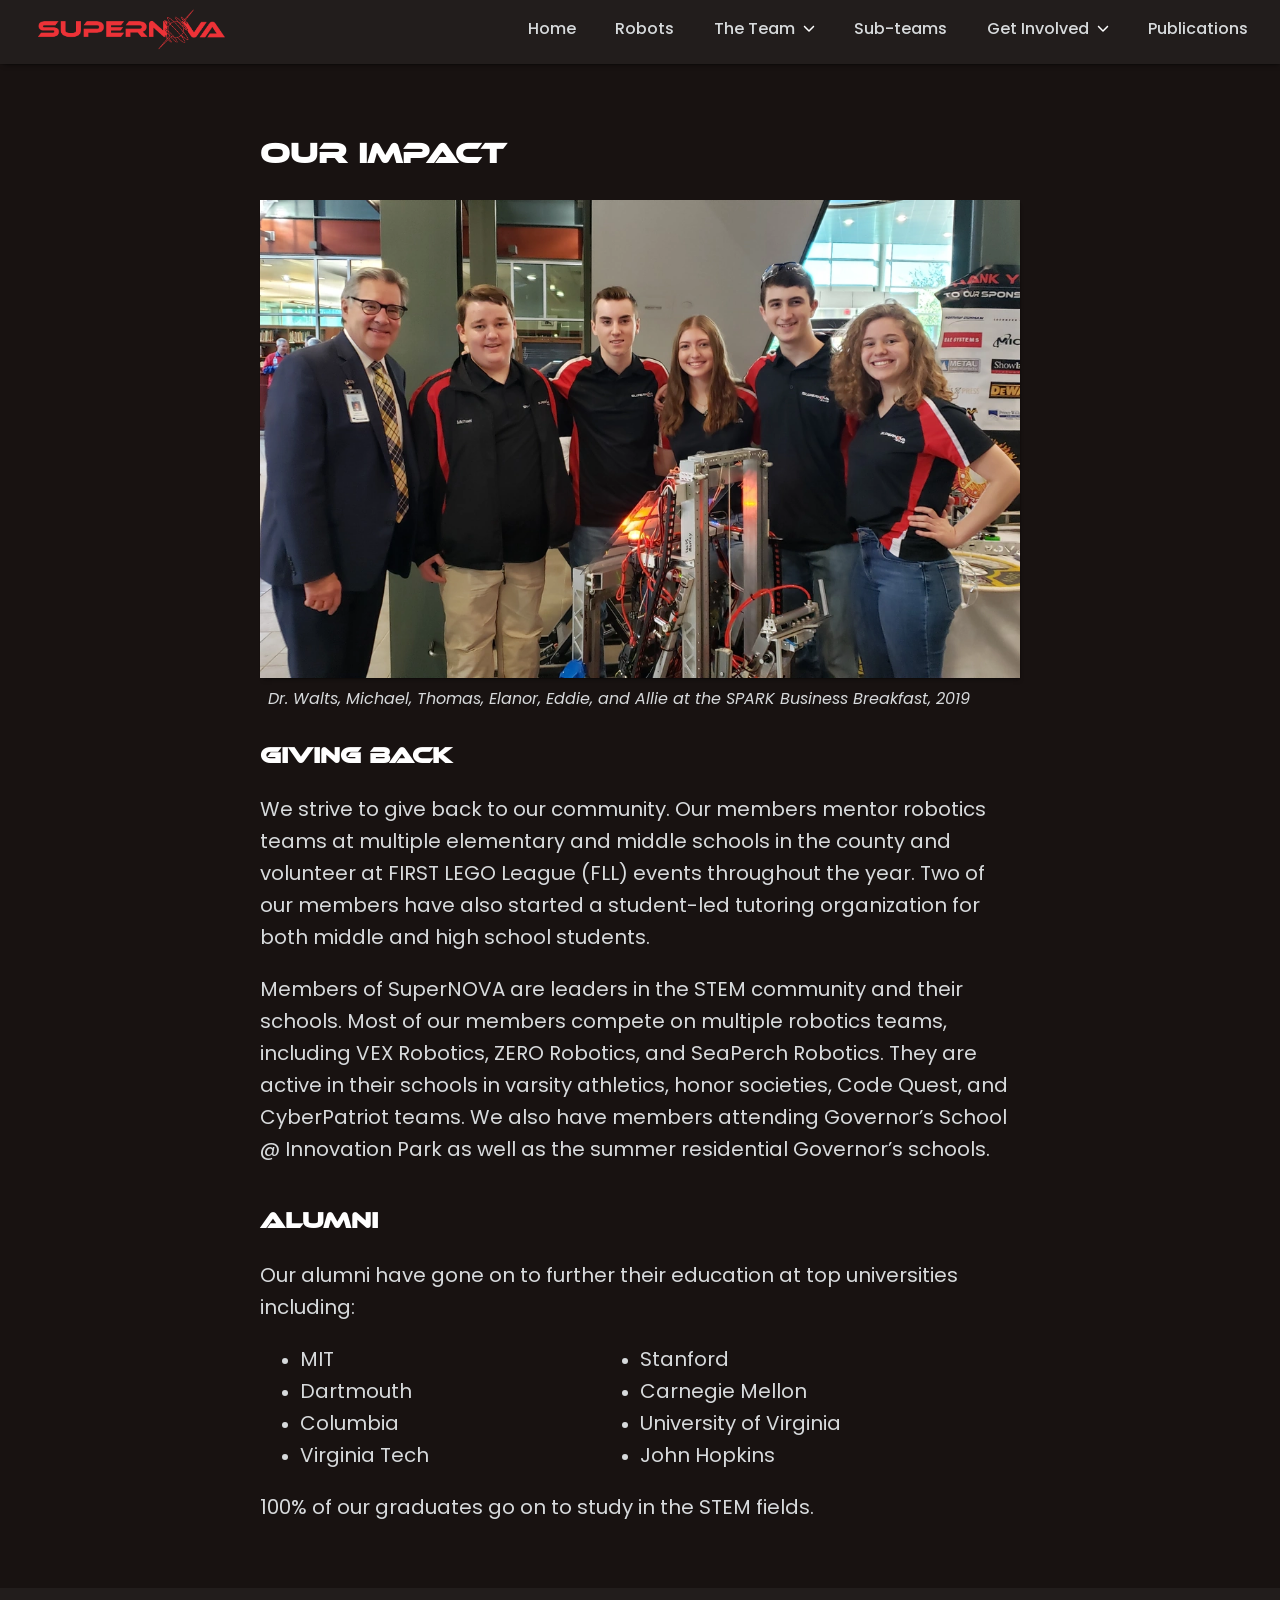
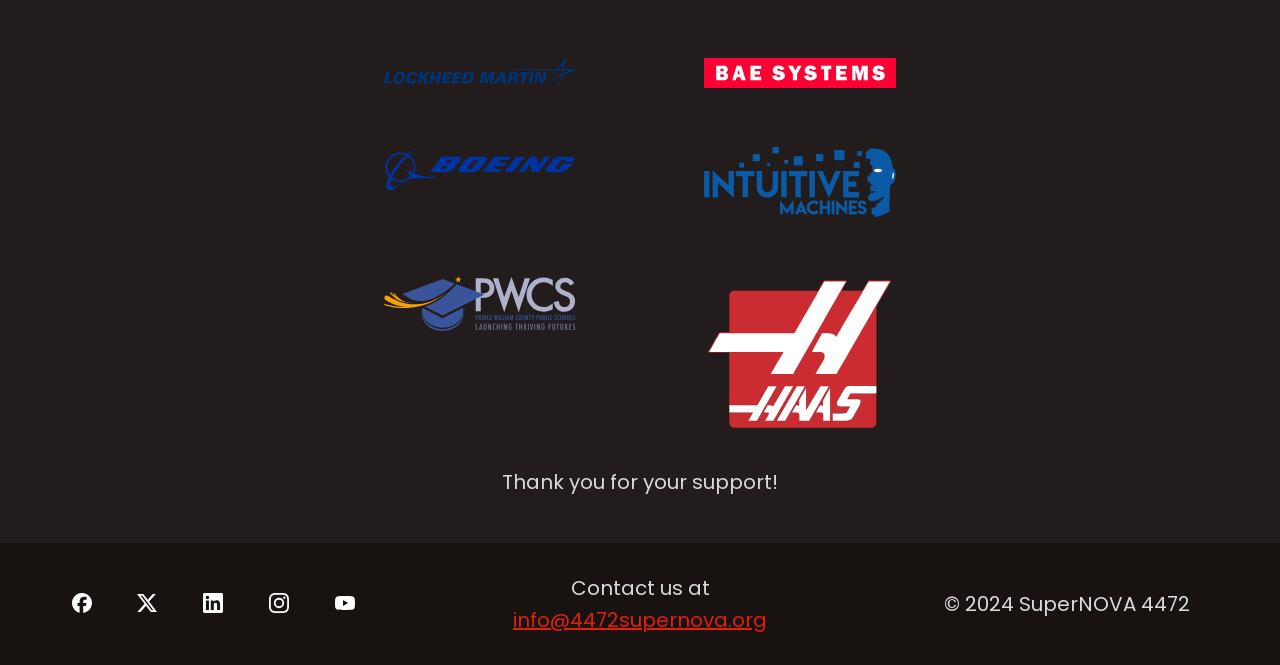
<file: html/the-team/impact.html>
<!DOCTYPE html>
<html lang="en-US">
    <head>
        <meta charset="utf-8">
        <title>Team 4472 - Supernova | FIRST Robotics in Prince William County, VA</title>
        <meta 
            name="description" content="FIRST Robotics Competition team 4472 Supernova welcomes high schoolers from Prince William County, Virginia.
            Committed to FIRST ideals, we offer competitive STEM and engineering opportunities.">
        <meta name="viewport" content="width=device-width, initial-scale=1">
        <!-- Open Graph -->
        <meta property="og:title" content="Team 4472 - Supernova | FIRST Robotics in Prince William County, VA">
        <meta property="og:type" content="website">
        <meta property="og:description" content="Prince William County's next generation of engineers, scientists, and roboteers">
        <meta property="og:url" content="https://supernova4472.com/">
        <meta property="og:image" content="https://supernova4472.com/images/SocialMediaSupernova.png">
        <meta property="og:image:alt" content="">
        <!-- Twitter -->
        <meta name="twitter:card" content="summary_large_image">
        <meta name="twitter:title" content="Team 4472 - Supernova | FIRST Robotics in Prince William County, VA">
        <meta name="twitter:description" content="Prince William County's next generation of engineers, scientists, and roboteers">
        <meta name="twitter:site" content="@superNOVA4472">
        <meta name="twitter:image" content="https://supernova4472.com/images/SocialMediaSupernova.png">

        <link rel="stylesheet" href="../../styles/styles.css">
    </head>
    <body>
        <header class="header">
            <div class="header__inner">
                <a href="../../index.html">
                    <img id="logo" src="../../assets/images/redLogo.svg" alt="4472 logo">
                </a>
                <input class="menu__mobile" type="checkbox" id="menu__mobile">
                <label class="menu__hamburger" for="menu__mobile">
                    <img class="icon menu__icon" src="../../assets/images/bars.svg" alt="">
                </label>
                <nav>
                    <ul class="menu">
                        <li><a class="menu__item" href="../../index.html">Home</a></li>
                        <li><a class="menu__item" href="../robots.html">Robots</a></li>
                        <li class="dropdown">
                            <a href="#" class="menu__item">
                                The Team
                                <img class="chevron" src="../../assets/images/chevron-down.svg" alt="chevron down">
                            </a>
                            <ul class="dropdown__inner">
                                <li>
                                    <a class="dropdown__item" href="history.html">
                                        History
                                    </a>
                                </li>
                                <li id="here" class="dropdown__item">Impact</li>
                                <li>
                                    <a class="dropdown__item" href="leaders.html">
                                        Leaders
                                    </a>
                                </li>
                                <li>
                                    <a class="dropdown__item" href="mentors.html">
                                        Mentors
                                    </a>
                                </li>
                                <li>
                                    <a class="dropdown__item" href="accomplishments.html">
                                        Accomplishments
                                    </a>
                                </li>
                            </ul>
                        </li>
                        <li><a class="menu__item" href="../sub-teams.html">Sub-teams</a></li>
                        <li class="dropdown">
                            <a href="#" class="menu__item">
                                Get Involved
                                <img class="chevron" src="../../assets/images/chevron-down.svg" alt="chevron down">
                            </a>
                            <ul class="dropdown__inner">
                                <li>
                                    <a class="dropdown__item" href="../get-involved/sponsorship.html">
                                        Sponsorship
                                    </a>
                                </li>
                                <li>
                                    <a class="dropdown__item" href="../get-involved/join-us.html">
                                        Join Us
                                    </a>
                                </li>
                            </ul>
                        </li>
                        <li><a class="menu__item" href="../../publications">Publications</a></li>
                    </ul>
                </nav>
            </div>
        </header>
        <main>
            <div class="wrapper__margin__top wrapper__theme__dark wrapper__flex">
                <article class="article">
                    <h1 class="article__title">Our Impact</h1>
                    <div class="article__inner">
                        <img class="article__image" src="../../assets/images/the-team/impact/impact.webp" alt="4472 members stand together around robot">
                        <span class="caption">Dr. Walts, Michael, Thomas, Elanor, Eddie, and Allie at the SPARK Business Breakfast, 2019</span>
                    </div>
                    <section>
                        <h2 class="article__heading">Giving Back</h2>
                        <p class="article__paragraph">
                            We strive to give back to our community. Our members mentor robotics teams at multiple elementary and middle schools in the county and volunteer at <a href="https://www.firstlegoleague.org/" target="_blank">FIRST LEGO League</a> (FLL) events throughout the year. Two of our members have also started a student-led tutoring organization for both middle and high school students.
                        </p>
                        <p class="article__paragraph">
                            Members of SuperNOVA are leaders in the STEM community and their schools. Most of our members compete on multiple robotics teams, including VEX Robotics, ZERO Robotics, and SeaPerch Robotics. They are active in their schools in varsity athletics, honor societies, Code Quest, and CyberPatriot teams. We also have members attending Governor’s School @ Innovation Park as well as the summer residential Governor’s schools.
                        </p>
                    </section>
                    <section>
                        <h2 class="article__heading">Alumni</h2>
                        <p class="article__paragraph">Our alumni have gone on to further their education at top universities including:</p>
                        <ul class="grid-list__two-column">
                            <li>
                                <p>MIT</p>
                            </li>
                            <li>
                                <p>Stanford</p>
                            </li>
                            <li>
                                <p>Dartmouth</p>
                            </li>
                            <li>
                                <p>Carnegie Mellon</p>
                            </li>
                            <li>
                                <p>Columbia</p>
                            </li>
                            <li>
                                <p>University of Virginia</p>
                            </li>
                            <li>
                                <p>Virginia Tech</p>
                            </li>
                            <li>
                                <p>John Hopkins</p>
                            </li>
                        </ul>
                        <p class="article__paragraph">100% of our graduates go on to study in the STEM fields.</p>
                    </section>
                </article>
            </div>
        </main>
        <footer>
            <div class="wrapper wrapper__theme__light">
                <div class="sponsor">
                    <div class="sponsor__item">
                        <a href="https://www.lockheedmartin.com/en-us/index.html" target="_blank">
                            <img class="sponsor__image" src="../../assets/images/sponsor-logos/lm-logo.svg" alt="Lockheed Martin Logo">
                        </a>
                    </div>
                    <div class="sponsor__item">
                        <a href="https://www.baesystems.com/en/home" target="_blank">
                            <img class="sponsor__image" src="../../assets/images/sponsor-logos/bae-systems.svg" alt="Bae Systems Logo">
                        </a>
                    </div>
                    <div class="sponsor__item">
                        <a href="https://www.boeing.com/" target="_blank">
                            <img class="sponsor__image" src="../../assets/images/sponsor-logos/boeing.svg" alt="Boeing Logo">
                        </a>
                    </div>
                    <div class="sponsor__item">
                        <a href="https://www.intuitivemachines.com/" target="_blank">
                            <img class="sponsor__image" src="../../assets/images/sponsor-logos/intuitive-machines.svg" alt="Intuitive Machines Logo">
                        </a>
                    </div>
                    <div class="sponsor__item">
                        <a href="https://www.pwcs.edu/" target="_blank">
                            <img class="sponsor__image" src="../../assets/images/sponsor-logos/pwcs.svg" alt="PWCS Logo">
                        </a>
                    </div>
                    <div class="sponsor__item">
                        <a href="https://www.haascnc.com/index.html" target="_blank">
                            <img class="sponsor__image" src="../../assets/images/sponsor-logos/haas-seeklogo.svg" alt="HAAS Logo">
                        </a>
                    </div>
                    <p class="sponsor__text">Thank you for your support!</p>
                </div>
                <div class="wrapper wrapper__theme__dark footer">
                    <div class="footer__container">
                        <nav>
                            <ul class="socials">
                                <li>
                                    <a href="https://www.facebook.com/SuperNOVA4472/" target="_blank">
                                        <img class="socials__image" src="../../assets/images/socials/facebook.svg" alt="Facebook">
                                    </a>
                                </li>
                                <li>
                                    <a href="https://x.com/4472supernova" target="_blank">
                                        <img class="socials__image" src="../../assets/images/socials/x.svg" alt="X, formerly known as Twitter">
                                    </a>
                                </li>
                                <li>
                                    <a href="https://www.linkedin.com/company/supernova-4472" target="_blank">
                                        <img class="socials__image" src="../../assets/images/socials/linkedin.svg" alt="LinkedIn">
                                    </a>
                                </li>
                                <li>
                                    <a href="https://www.instagram.com/supernova4472frc/" target="_blank">
                                        <img class="socials__image" src="../../assets/images/socials/instagram.svg" alt="Instagram">
                                    </a>
                                </li>
                                <li>
                                    <a href="https://youtube.com/@supernova-ec3fu?si=bMY0FeeK98PVpZtS" target="_blank">
                                        <img class="socials__image" src="../../assets/images/socials/youtube.svg" alt="YouTube">
                                    </a>
                                </li>
                            </ul>
                        </nav>
                    </div>
                    <div class="footer__container">
                        <p class="footer__text">Contact us at <a class="__link" href="mailto:info@4472supernova.org">info@4472supernova.org</a></p>
                    </div>
                    <div class="footer__container">
                        <p class="footer__text">&#169 2024 SuperNOVA 4472</p>
                    </div>
                </div>
            </div>
        </footer>
    </body>
</html>
</file>
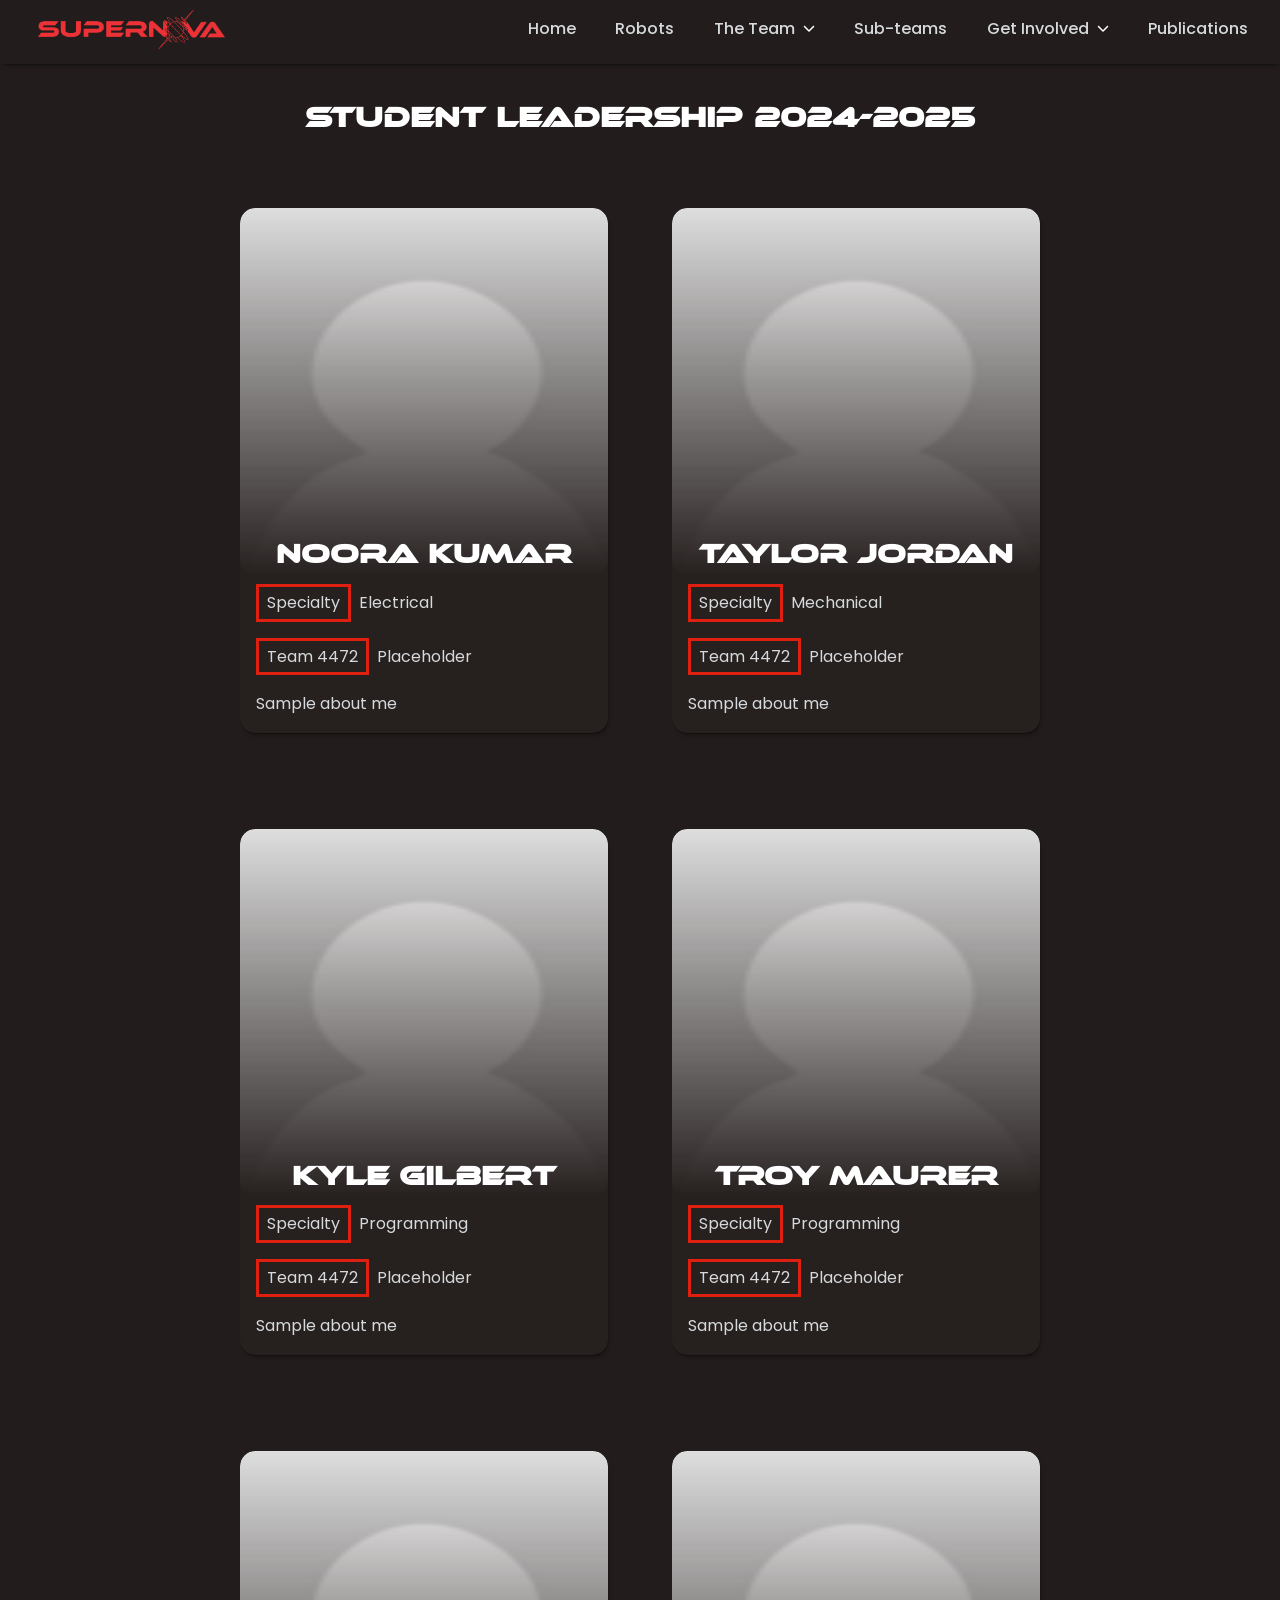
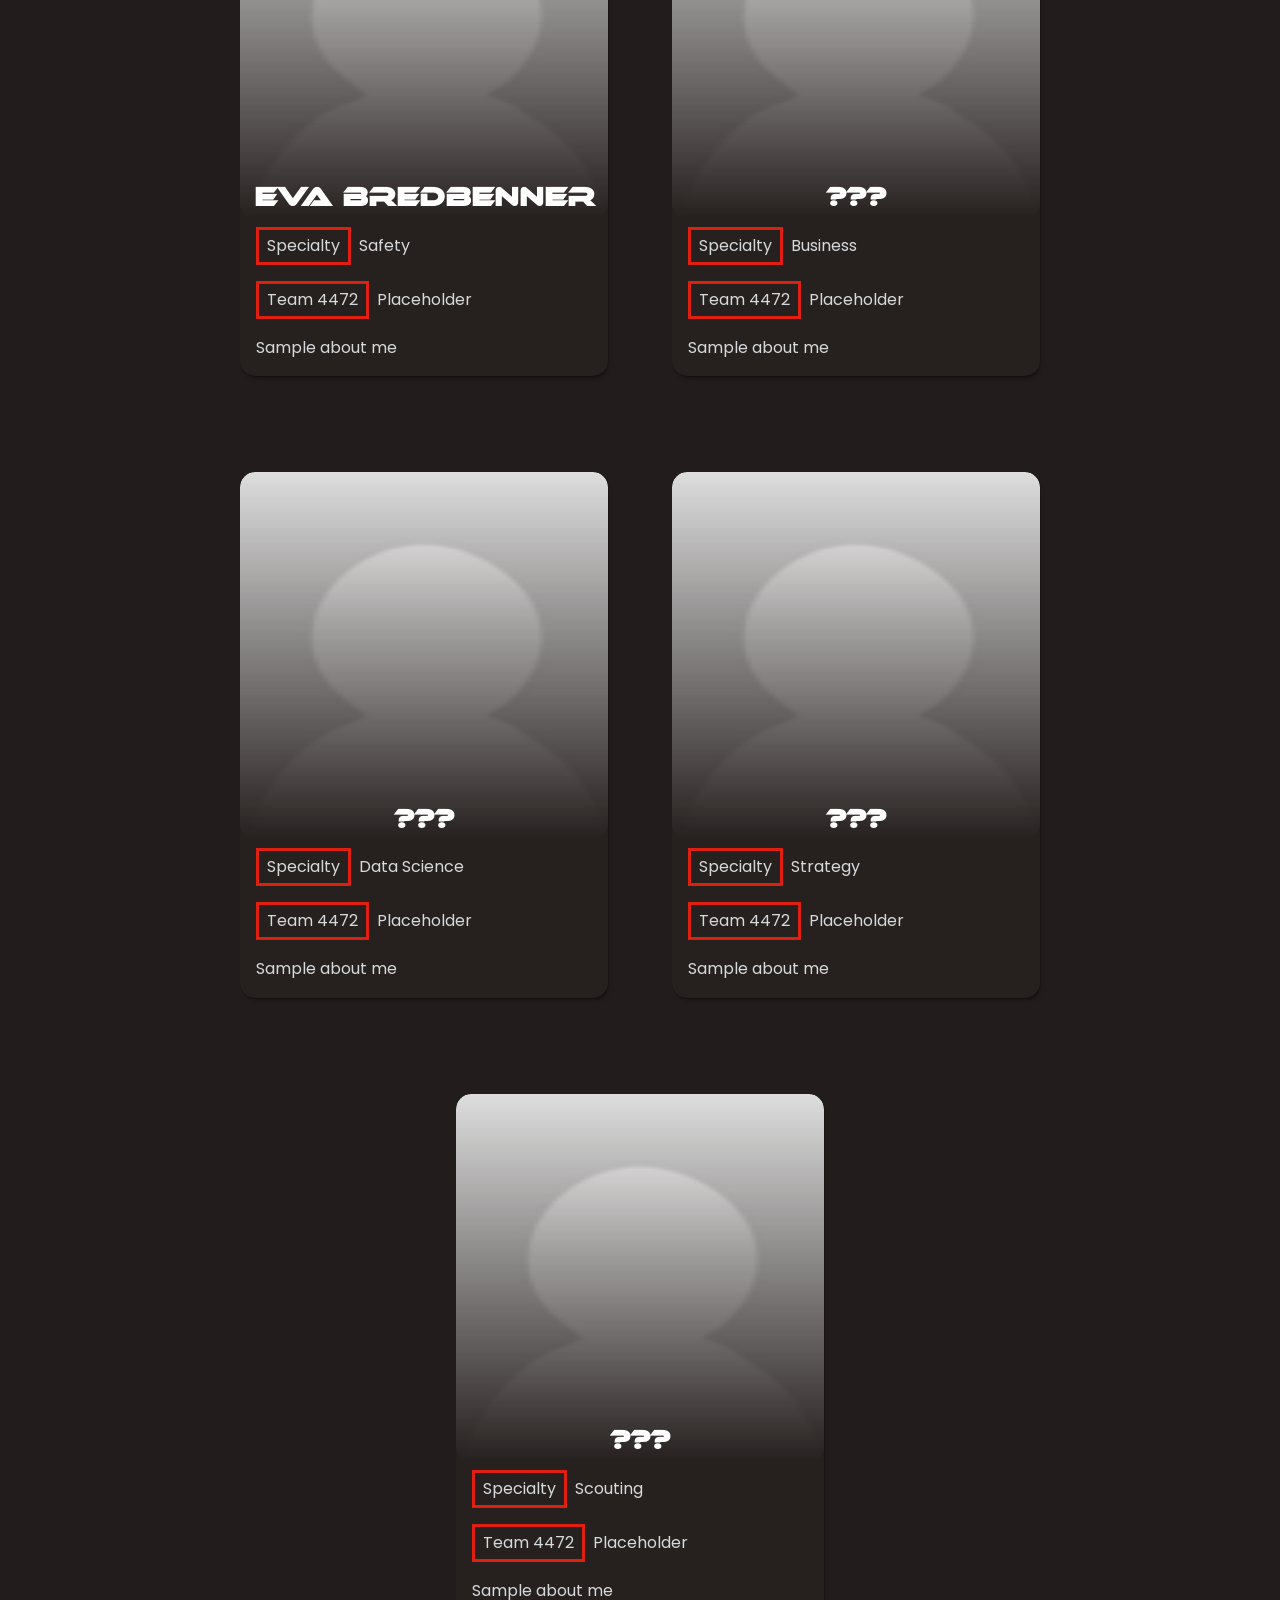
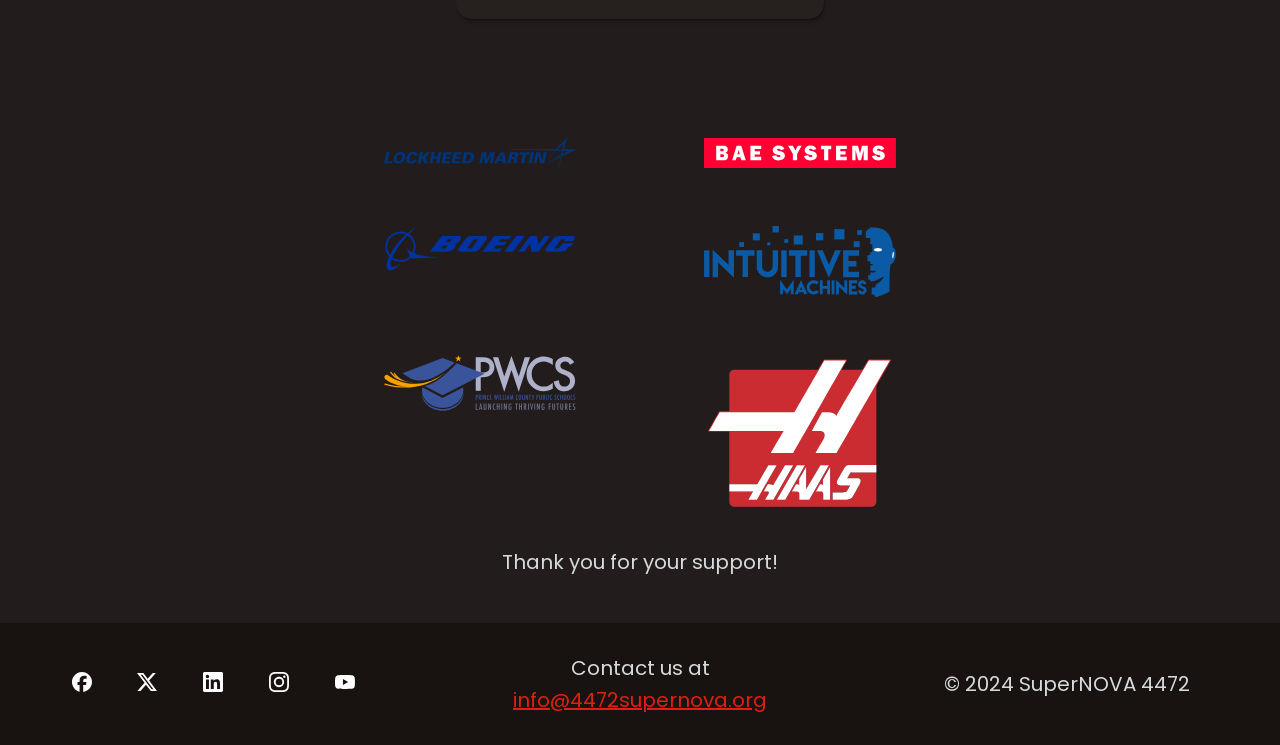
<file: html/the-team/leaders.html>
<!DOCTYPE html>
<html lang="en-US">
    <head>
        <meta charset="utf-8">
        <title>Team 4472 - Supernova | FIRST Robotics in Prince William County, VA</title>
        <meta 
            name="description" content="FIRST Robotics Competition team 4472 Supernova welcomes high schoolers from Prince William County, Virginia.
            Committed to FIRST ideals, we offer competitive STEM and engineering opportunities.">
        <meta name="viewport" content="width=device-width, initial-scale=1">
        <!-- Open Graph -->
        <meta property="og:title" content="Team 4472 - Supernova | FIRST Robotics in Prince William County, VA">
        <meta property="og:type" content="website">
        <meta property="og:description" content="Prince William County's next generation of engineers, scientists, and roboteers">
        <meta property="og:url" content="https://supernova4472.com/">
        <meta property="og:image" content="https://supernova4472.com/images/SocialMediaSupernova.png">
        <meta property="og:image:alt" content="">
        <!-- Twitter -->
        <meta name="twitter:card" content="summary_large_image">
        <meta name="twitter:title" content="Team 4472 - Supernova | FIRST Robotics in Prince William County, VA">
        <meta name="twitter:description" content="Prince William County's next generation of engineers, scientists, and roboteers">
        <meta name="twitter:site" content="@superNOVA4472">
        <meta name="twitter:image" content="https://supernova4472.com/images/SocialMediaSupernova.png">

        <link rel="stylesheet" href="../../styles/styles.css">
    </head>
    <body>
        <header class="header">
            <div class="header__inner">
                <a href="../../index.html">
                    <img id="logo" src="../../assets/images/redLogo.svg" alt="4472 logo">
                </a>
                <input class="menu__mobile" type="checkbox" id="menu__mobile">
                <label class="menu__hamburger" for="menu__mobile">
                    <img class="icon menu__icon" src="../../assets/images/bars.svg" alt="">
                </label>
                <nav>
                    <ul class="menu">
                        <li><a class="menu__item" href="../../index.html">Home</a></li>
                        <li><a class="menu__item" href="../robots.html">Robots</a></li>
                        <li class="dropdown">
                            <a href="#" class="menu__item">
                                The Team
                                <img class="chevron" src="../../assets/images/chevron-down.svg" alt="chevron down">
                            </a>
                            <ul class="dropdown__inner">
                                <li>
                                    <a class="dropdown__item" href="history.html">
                                        History
                                    </a>
                                </li>
                                <li>
                                    <a class="dropdown__item" href="impact.html">
                                        Impact
                                    </a>
                                </li>    
                                <li id="here" class="dropdown__item">Leaders</li>
                                <li>
                                    <a class="dropdown__item" href="mentors.html">
                                        Mentors
                                    </a>
                                </li>
                                <li>
                                    <a class="dropdown__item" href="accomplishments.html">
                                        Accomplishments
                                    </a>
                                </li>
                            </ul>
                        </li>
                        <li><a class="menu__item" href="../sub-teams.html">Sub-teams</a></li>
                        <li class="dropdown">
                            <a href="#" class="menu__item">
                                Get Involved
                                <img class="chevron" src="../../assets/images/chevron-down.svg" alt="chevron down">
                            </a>
                            <ul class="dropdown__inner">
                                <li>
                                    <a class="dropdown__item" href="../get-involved/sponsorship.html">
                                        Sponsorship
                                    </a>
                                </li>
                                <li>
                                    <a class="dropdown__item" href="../get-involved/join-us.html">
                                        Join Us
                                    </a>
                                </li>
                            </ul>
                        </li>
                        <li><a class="menu__item" href="../../publications/">Publications</a></li>
                    </ul>
                </nav>
            </div>
        </header>
        <main>
            <div class="wrapper__margin__top wrapper__theme__light">
                <h1 class="cards__title">Student Leadership 2024-2025</h1>
                <section class="cards">
                    <div class="cards__card">
                        <div class="cards__inner">
                            <img class="cards__image cards__aspect__1-1 cards__image__gradient" src="../../assets/images/portrait-placeholder.png" alt="">
                            <h2 class="cards__heading">Noora Kumar</h2>
                        </div>
                        <div class="cards__field">
                            <span class="cards__label">
                                <p class="cards__label-text">Specialty</p>
                            </span>
                            <p class="cards__label-text">Electrical</p>
                        </div>
                        <div class="cards__field">
                            <span class="cards__label">
                                <p class="cards__label-text">Team 4472</p>
                            </span>
                            <p class="cards__label-text">Placeholder</p>
                        </div>
                        <p class="cards__paragraph">Sample about me</p>
                    </div>
                    <div class="cards__card">
                        <div class="cards__inner">
                            <img class="cards__image cards__aspect__1-1 cards__image__gradient" src="../../assets/images/portrait-placeholder.png" alt="">
                            <h2 class="cards__heading">Taylor Jordan</h2>
                        </div>
                        <div class="cards__field">
                            <span class="cards__label">
                                <p class="cards__label-text">Specialty</p>
                            </span>
                            <p class="cards__label-text">Mechanical</p>
                        </div>
                        <div class="cards__field">
                            <span class="cards__label">
                                <p class="cards__label-text">Team 4472</p>
                            </span>
                            <p class="cards__label-text">Placeholder</p>
                        </div>
                        <p class="cards__paragraph">Sample about me</p>
                    </div>
                    <div class="cards__card">
                        <div class="cards__inner">
                            <img class="cards__image cards__aspect__1-1 cards__image__gradient" src="../../assets/images/portrait-placeholder.png" alt="">
                            <h2 class="cards__heading">Kyle Gilbert</h2>
                        </div>
                        <div class="cards__field">
                            <span class="cards__label">
                                <p class="cards__label-text">Specialty</p>
                            </span>
                            <p class="cards__label-text">Programming</p>
                        </div>
                        <div class="cards__field">
                            <span class="cards__label">
                                <p class="cards__label-text">Team 4472</p>
                            </span>
                            <p class="cards__label-text">Placeholder</p>
                        </div>
                        <p class="cards__paragraph">Sample about me</p>
                    </div>
                    <div class="cards__card">
                        <div class="cards__inner">
                            <img class="cards__image cards__aspect__1-1 cards__image__gradient" src="../../assets/images/portrait-placeholder.png" alt="">
                            <h2 class="cards__heading">Troy Maurer</h2>
                        </div>
                        <div class="cards__field">
                            <span class="cards__label">
                                <p class="cards__label-text">Specialty</p>
                            </span>
                            <p class="cards__label-text">Programming</p>
                        </div>
                        <div class="cards__field">
                            <span class="cards__label">
                                <p class="cards__label-text">Team 4472</p>
                            </span>
                            <p class="cards__label-text">Placeholder</p>
                        </div>
                        <p class="cards__paragraph">Sample about me</p>
                    </div>
                    <div class="cards__card">
                        <div class="cards__inner">
                            <img class="cards__image cards__aspect__1-1 cards__image__gradient" src="../../assets/images/portrait-placeholder.png" alt="">
                            <h2 class="cards__heading">Eva Bredbenner</h2>
                        </div>
                        <div class="cards__field">
                            <span class="cards__label">
                                <p class="cards__label-text">Specialty</p>
                            </span>
                            <p class="cards__label-text">Safety</p>
                        </div>
                        <div class="cards__field">
                            <span class="cards__label">
                                <p class="cards__label-text">Team 4472</p>
                            </span>
                            <p class="cards__label-text">Placeholder</p>
                        </div>
                        <p class="cards__paragraph">Sample about me</p>
                    </div>
                    <div class="cards__card">
                        <div class="cards__inner">
                            <img class="cards__image cards__aspect__1-1 cards__image__gradient" src="../../assets/images/portrait-placeholder.png" alt="">
                            <h2 class="cards__heading">???</h2>
                        </div>
                        <div class="cards__field">
                            <span class="cards__label">
                                <p class="cards__label-text">Specialty</p>
                            </span>
                            <p class="cards__label-text">Business</p>
                        </div>
                        <div class="cards__field">
                            <span class="cards__label">
                                <p class="cards__label-text">Team 4472</p>
                            </span>
                            <p class="cards__label-text">Placeholder</p>
                        </div>
                        <p class="cards__paragraph">Sample about me</p>
                    </div>
                    <div class="cards__card">
                        <div class="cards__inner">
                            <img class="cards__image cards__aspect__1-1 cards__image__gradient" src="../../assets/images/portrait-placeholder.png" alt="">
                            <h2 class="cards__heading">???</h2>
                        </div>
                        <div class="cards__field">
                            <span class="cards__label">
                                <p class="cards__label-text">Specialty</p>
                            </span>
                            <p class="cards__label-text">Data Science</p>
                        </div>
                        <div class="cards__field">
                            <span class="cards__label">
                                <p class="cards__label-text">Team 4472</p>
                            </span>
                            <p class="cards__label-text">Placeholder</p>
                        </div>
                        <p class="cards__paragraph">Sample about me</p>
                    </div>
                    <div class="cards__card">
                        <div class="cards__inner">
                            <img class="cards__image cards__aspect__1-1 cards__image__gradient" src="../../assets/images/portrait-placeholder.png" alt="">
                            <h2 class="cards__heading">???</h2>
                        </div>
                        <div class="cards__field">
                            <span class="cards__label">
                                <p class="cards__label-text">Specialty</p>
                            </span>
                            <p class="cards__label-text">Strategy</p>
                        </div>
                        <div class="cards__field">
                            <span class="cards__label">
                                <p class="cards__label-text">Team 4472</p>
                            </span>
                            <p class="cards__label-text">Placeholder</p>
                        </div>
                        <p class="cards__paragraph">Sample about me</p>
                    </div>
                    <div class="cards__card">
                        <div class="cards__inner">
                            <img class="cards__image cards__aspect__1-1 cards__image__gradient" src="../../assets/images/portrait-placeholder.png" alt="">
                            <h2 class="cards__heading">???</h2>
                        </div>
                        <div class="cards__field">
                            <span class="cards__label">
                                <p class="cards__label-text">Specialty</p>
                            </span>
                            <p class="cards__label-text">Scouting</p>
                        </div>
                        <div class="cards__field">
                            <span class="cards__label">
                                <p class="cards__label-text">Team 4472</p>
                            </span>
                            <p class="cards__label-text">Placeholder</p>
                        </div>
                        <p class="cards__paragraph">Sample about me</p>
                    </div>
                </section>
            </div>
        </main>
        <footer>
            <div class="wrapper wrapper__theme__light">
                <div class="sponsor">
                    <div class="sponsor__item">
                        <a href="https://www.lockheedmartin.com/en-us/index.html" target="_blank">
                            <img class="sponsor__image" src="../../assets/images/sponsor-logos/lm-logo.svg" alt="Lockheed Martin Logo">
                        </a>
                    </div>
                    <div class="sponsor__item">
                        <a href="https://www.baesystems.com/en/home" target="_blank">
                            <img class="sponsor__image" src="../../assets/images/sponsor-logos/bae-systems.svg" alt="Bae Systems Logo">
                        </a>
                    </div>
                    <div class="sponsor__item">
                        <a href="https://www.boeing.com/" target="_blank">
                            <img class="sponsor__image" src="../../assets/images/sponsor-logos/boeing.svg" alt="Boeing Logo">
                        </a>
                    </div>
                    <div class="sponsor__item">
                        <a href="https://www.intuitivemachines.com/" target="_blank">
                            <img class="sponsor__image" src="../../assets/images/sponsor-logos/intuitive-machines.svg" alt="Intuitive Machines Logo">
                        </a>
                    </div>
                    <div class="sponsor__item">
                        <a href="https://www.pwcs.edu/" target="_blank">
                            <img class="sponsor__image" src="../../assets/images/sponsor-logos/pwcs.svg" alt="PWCS Logo">
                        </a>
                    </div>
                    <div class="sponsor__item">
                        <a href="https://www.haascnc.com/index.html" target="_blank">
                            <img class="sponsor__image" src="../../assets/images/sponsor-logos/haas-seeklogo.svg" alt="HAAS Logo">
                        </a>
                    </div>
                    <p class="sponsor__text">Thank you for your support!</p>
                </div>
                <div class="wrapper wrapper__theme__dark footer">
                    <div class="footer__container">
                        <nav>
                            <ul class="socials">
                                <li>
                                    <a href="https://www.facebook.com/SuperNOVA4472/" target="_blank">
                                        <img class="socials__image" src="../../assets/images/socials/facebook.svg" alt="Facebook">
                                    </a>
                                </li>
                                <li>
                                    <a href="https://x.com/4472supernova" target="_blank">
                                        <img class="socials__image" src="../../assets/images/socials/x.svg" alt="X, formerly known as Twitter">
                                    </a>
                                </li>
                                <li>
                                    <a href="https://www.linkedin.com/company/supernova-4472" target="_blank">
                                        <img class="socials__image" src="../../assets/images/socials/linkedin.svg" alt="LinkedIn">
                                    </a>
                                </li>
                                <li>
                                    <a href="https://www.instagram.com/supernova4472frc/" target="_blank">
                                        <img class="socials__image" src="../../assets/images/socials/instagram.svg" alt="Instagram">
                                    </a>
                                </li>
                                <li>
                                    <a href="https://youtube.com/@supernova-ec3fu?si=bMY0FeeK98PVpZtS" target="_blank">
                                        <img class="socials__image" src="../../assets/images/socials/youtube.svg" alt="YouTube">
                                    </a>
                                </li>
                            </ul>
                        </nav>
                    </div>
                    <div class="footer__container">
                        <p class="footer__text">Contact us at <a class="__link" href="mailto:info@4472supernova.org">info@4472supernova.org</a></p>
                    </div>
                    <div class="footer__container">
                        <p class="footer__text">&#169 2024 SuperNOVA 4472</p>
                    </div>
                </div>
            </div>
        </footer>
    </body>
</html>
</file>
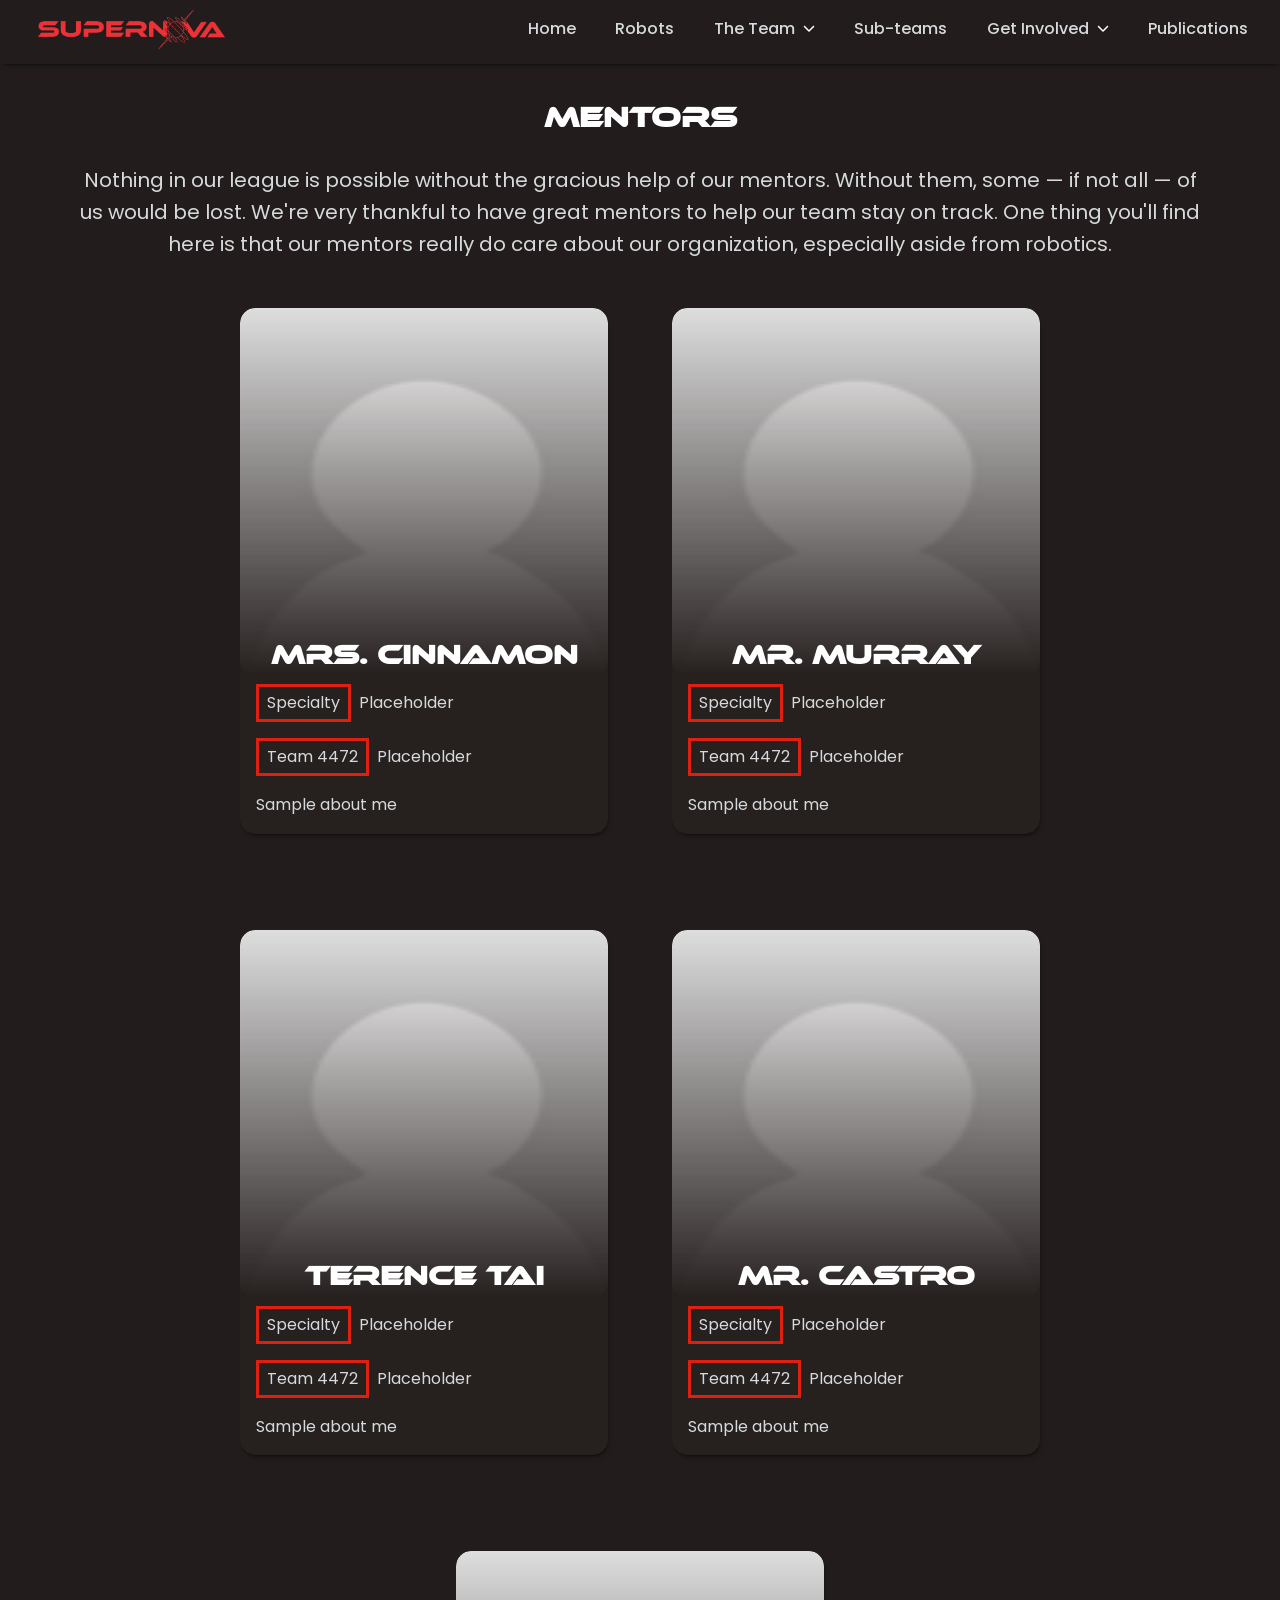
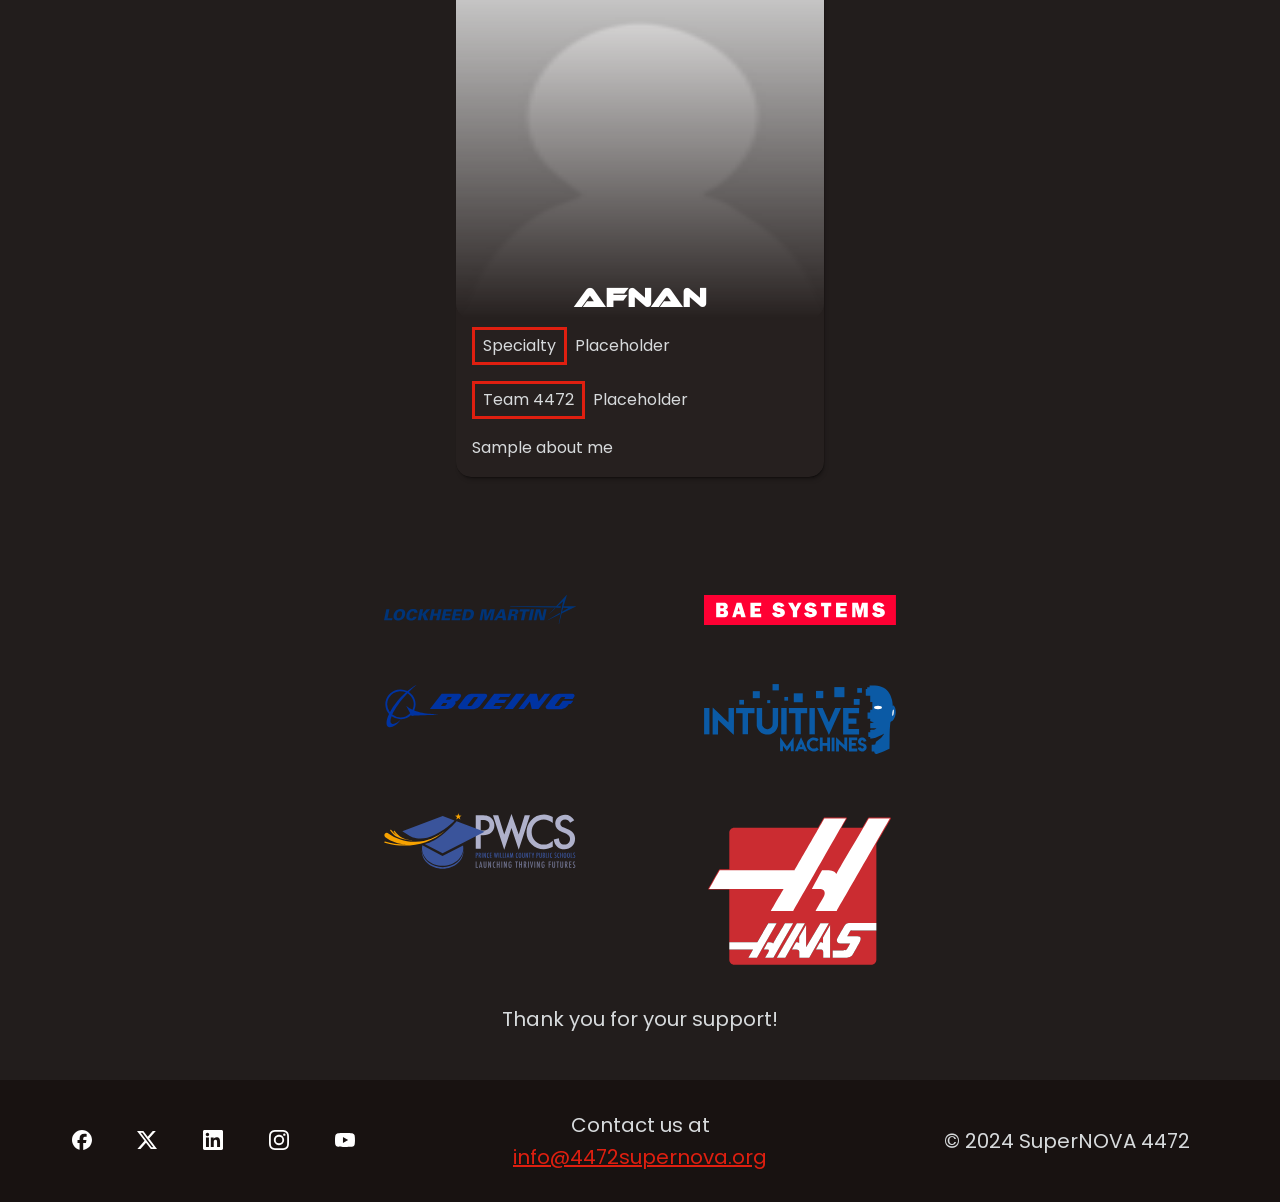
<file: html/the-team/mentors.html>
<!DOCTYPE html>
<html lang="en-US">
    <head>
        <meta charset="utf-8">
        <title>Team 4472 - Supernova | FIRST Robotics in Prince William County, VA</title>
        <meta 
            name="description" content="FIRST Robotics Competition team 4472 Supernova welcomes high schoolers from Prince William County, Virginia.
            Committed to FIRST ideals, we offer competitive STEM and engineering opportunities.">
        <meta name="viewport" content="width=device-width, initial-scale=1">
        <!-- Open Graph -->
        <meta property="og:title" content="Team 4472 - Supernova | FIRST Robotics in Prince William County, VA">
        <meta property="og:type" content="website">
        <meta property="og:description" content="Prince William County's next generation of engineers, scientists, and roboteers">
        <meta property="og:url" content="https://supernova4472.com/">
        <meta property="og:image" content="https://supernova4472.com/images/SocialMediaSupernova.png">
        <meta property="og:image:alt" content="">
        <!-- Twitter -->
        <meta name="twitter:card" content="summary_large_image">
        <meta name="twitter:title" content="Team 4472 - Supernova | FIRST Robotics in Prince William County, VA">
        <meta name="twitter:description" content="Prince William County's next generation of engineers, scientists, and roboteers">
        <meta name="twitter:site" content="@superNOVA4472">
        <meta name="twitter:image" content="https://supernova4472.com/images/SocialMediaSupernova.png">

        <link rel="stylesheet" href="../../styles/styles.css">
    </head>
    <body>
        <header class="header">
            <div class="header__inner">
                <a href="../../index.html">
                    <img id="logo" src="../../assets/images/redLogo.svg" alt="4472 logo">
                </a>
                <input class="menu__mobile" type="checkbox" id="menu__mobile">
                <label class="menu__hamburger" for="menu__mobile">
                    <img class="icon menu__icon" src="../../assets/images/bars.svg" alt="">
                </label>
                <nav>
                    <ul class="menu">
                        <li><a class="menu__item" href="../../index.html">Home</a></li>
                        <li><a class="menu__item" href="../robots.html">Robots</a></li>
                        <li class="dropdown">
                            <a href="#" class="menu__item">
                                The Team
                                <img class="chevron" src="../../assets/images/chevron-down.svg" alt="chevron down">
                            </a>
                            <ul class="dropdown__inner">
                                <li>
                                    <a class="dropdown__item" href="history.html">
                                        History
                                    </a>
                                </li>
                                <li>
                                    <a class="dropdown__item" href="impact.html">
                                        Impact
                                    </a>
                                </li>
                                <li>
                                    <a class="dropdown__item" href="leaders.html">
                                        Leaders
                                    </a>
                                </li>
                                <li id="here" class="dropdown__item">Mentors</li>
                                <li>
                                    <a class="dropdown__item" href="accomplishments.html">
                                        Accomplishments
                                    </a>
                                </li>
                            </ul>
                        </li>
                        <li><a class="menu__item" href="../sub-teams.html">Sub-teams</a></li>
                        <li class="dropdown">
                            <a href="#" class="menu__item">
                                Get Involved
                                <img class="chevron" src="../../assets/images/chevron-down.svg" alt="chevron down">
                            </a>
                            <ul class="dropdown__inner">
                                <li>
                                    <a class="dropdown__item" href="../get-involved/sponsorship.html">
                                        Sponsorship
                                    </a>
                                </li>
                                <li>
                                    <a class="dropdown__item" href="../get-involved/join-us.html">
                                        Join Us
                                    </a>
                                </li>
                            </ul>
                        </li>
                        <li><a class="menu__item" href="../../publications/">Publications</a></li>
                    </ul>
                </nav>
            </div>
        </header>
        <main>
            <div class="wrapper__margin__top wrapper__theme__light">
                <section>
                    <h1 class="cards__title">Mentors</h1>
                    <p class="cards__subtitle">
                        Nothing in our league is possible without the gracious help of our mentors. Without them, some — if not all — of us would be lost. We're very thankful to have great mentors to help our team stay on track. One thing you'll find here is that our mentors really do care about our organization, especially aside from robotics.
                    </p>
                </section>
                <section class="cards">
                    <div class="cards__card">
                        <div class="cards__inner">
                            <img class="cards__image cards__aspect__1-1 cards__image__gradient" src="../../assets/images/portrait-placeholder.png" alt="">
                            <h2 class="cards__heading">Mrs. Cinnamon</h2>
                        </div>
                        <div class="cards__field">
                            <span class="cards__label">
                                <p class="cards__label-text">Specialty</p>
                            </span>
                            <p class="cards__label-text">Placeholder</p>
                        </div>
                        <div class="cards__field">
                            <span class="cards__label">
                                <p class="cards__label-text">Team 4472</p>
                            </span>
                            <p class="cards__label-text">Placeholder</p>
                        </div>
                        <p class="cards__paragraph">Sample about me</p>
                    </div>
                    <div class="cards__card">
                        <div class="cards__inner">
                            <img class="cards__image cards__aspect__1-1 cards__image__gradient" src="../../assets/images/portrait-placeholder.png" alt="">
                            <h2 class="cards__heading">Mr. Murray</h2>
                        </div>
                        <div class="cards__field">
                            <span class="cards__label">
                                <p class="cards__label-text">Specialty</p>
                            </span>
                            <p class="cards__label-text">Placeholder</p>
                        </div>
                        <div class="cards__field">
                            <span class="cards__label">
                                <p class="cards__label-text">Team 4472</p>
                            </span>
                            <p class="cards__label-text">Placeholder</p>
                        </div>
                        <p class="cards__paragraph">Sample about me</p>
                    </div>
                    <div class="cards__card">
                        <div class="cards__inner">
                            <img class="cards__image cards__aspect__1-1 cards__image__gradient" src="../../assets/images/portrait-placeholder.png" alt="">
                            <h2 class="cards__heading">Terence Tai</h2>
                        </div>
                        <div class="cards__field">
                            <span class="cards__label">
                                <p class="cards__label-text">Specialty</p>
                            </span>
                            <p class="cards__label-text">Placeholder</p>
                        </div>
                        <div class="cards__field">
                            <span class="cards__label">
                                <p class="cards__label-text">Team 4472</p>
                            </span>
                            <p class="cards__label-text">Placeholder</p>
                        </div>
                        <p class="cards__paragraph">Sample about me</p>
                    </div>
                    <div class="cards__card">
                        <div class="cards__inner">
                            <img class="cards__image cards__aspect__1-1 cards__image__gradient" src="../../assets/images/portrait-placeholder.png" alt="">
                            <h2 class="cards__heading">Mr. Castro</h2>
                        </div>
                        <div class="cards__field">
                            <span class="cards__label">
                                <p class="cards__label-text">Specialty</p>
                            </span>
                            <p class="cards__label-text">Placeholder</p>
                        </div>
                        <div class="cards__field">
                            <span class="cards__label">
                                <p class="cards__label-text">Team 4472</p>
                            </span>
                            <p class="cards__label-text">Placeholder</p>
                        </div>
                        <p class="cards__paragraph">Sample about me</p>
                    </div>
                    <div class="cards__card">
                        <div class="cards__inner">
                            <img class="cards__image cards__aspect__1-1 cards__image__gradient" src="../../assets/images/portrait-placeholder.png" alt="">
                            <h2 class="cards__heading">Afnan</h2>
                        </div>
                        <div class="cards__field">
                            <span class="cards__label">
                                <p class="cards__label-text">Specialty</p>
                            </span>
                            <p class="cards__label-text">Placeholder</p>
                        </div>
                        <div class="cards__field">
                            <span class="cards__label">
                                <p class="cards__label-text">Team 4472</p>
                            </span>
                            <p class="cards__label-text">Placeholder</p>
                        </div>
                        <p class="cards__paragraph">Sample about me</p>
                    </div>
                </section>
            </div>
        </main>
        <footer>
            <div class="wrapper wrapper__theme__light">
                <div class="sponsor">
                    <div class="sponsor__item">
                        <a href="https://www.lockheedmartin.com/en-us/index.html" target="_blank">
                            <img class="sponsor__image" src="../../assets/images/sponsor-logos/lm-logo.svg" alt="Lockheed Martin Logo">
                        </a>
                    </div>
                    <div class="sponsor__item">
                        <a href="https://www.baesystems.com/en/home" target="_blank">
                            <img class="sponsor__image" src="../../assets/images/sponsor-logos/bae-systems.svg" alt="Bae Systems Logo">
                        </a>
                    </div>
                    <div class="sponsor__item">
                        <a href="https://www.boeing.com/" target="_blank">
                            <img class="sponsor__image" src="../../assets/images/sponsor-logos/boeing.svg" alt="Boeing Logo">
                        </a>
                    </div>
                    <div class="sponsor__item">
                        <a href="https://www.intuitivemachines.com/" target="_blank">
                            <img class="sponsor__image" src="../../assets/images/sponsor-logos/intuitive-machines.svg" alt="Intuitive Machines Logo">
                        </a>
                    </div>
                    <div class="sponsor__item">
                        <a href="https://www.pwcs.edu/" target="_blank">
                            <img class="sponsor__image" src="../../assets/images/sponsor-logos/pwcs.svg" alt="PWCS Logo">
                        </a>
                    </div>
                    <div class="sponsor__item">
                        <a href="https://www.haascnc.com/index.html" target="_blank">
                            <img class="sponsor__image" src="../../assets/images/sponsor-logos/haas-seeklogo.svg" alt="HAAS Logo">
                        </a>
                    </div>
                    <p class="sponsor__text">Thank you for your support!</p>
                </div>
                <div class="wrapper wrapper__theme__dark footer">
                    <div class="footer__container">
                        <nav>
                            <ul class="socials">
                                <li>
                                    <a href="https://www.facebook.com/SuperNOVA4472/" target="_blank">
                                        <img class="socials__image" src="../../assets/images/socials/facebook.svg" alt="Facebook">
                                    </a>
                                </li>
                                <li>
                                    <a href="https://x.com/4472supernova" target="_blank">
                                        <img class="socials__image" src="../../assets/images/socials/x.svg" alt="X, formerly known as Twitter">
                                    </a>
                                </li>
                                <li>
                                    <a href="https://www.linkedin.com/company/supernova-4472" target="_blank">
                                        <img class="socials__image" src="../../assets/images/socials/linkedin.svg" alt="LinkedIn">
                                    </a>
                                </li>
                                <li>
                                    <a href="https://www.instagram.com/supernova4472frc/" target="_blank">
                                        <img class="socials__image" src="../../assets/images/socials/instagram.svg" alt="Instagram">
                                    </a>
                                </li>
                                <li>
                                    <a href="https://youtube.com/@supernova-ec3fu?si=bMY0FeeK98PVpZtS" target="_blank">
                                        <img class="socials__image" src="../../assets/images/socials/youtube.svg" alt="YouTube">
                                    </a>
                                </li>
                            </ul>
                        </nav>
                    </div>
                    <div class="footer__container">
                        <p class="footer__text">Contact us at <a class="__link" href="mailto:info@4472supernova.org">info@4472supernova.org</a></p>
                    </div>
                    <div class="footer__container">
                        <p class="footer__text">&#169 2024 SuperNOVA 4472</p>
                    </div>
                </div>
            </div>
        </footer>
    </body>
</html>
</file>
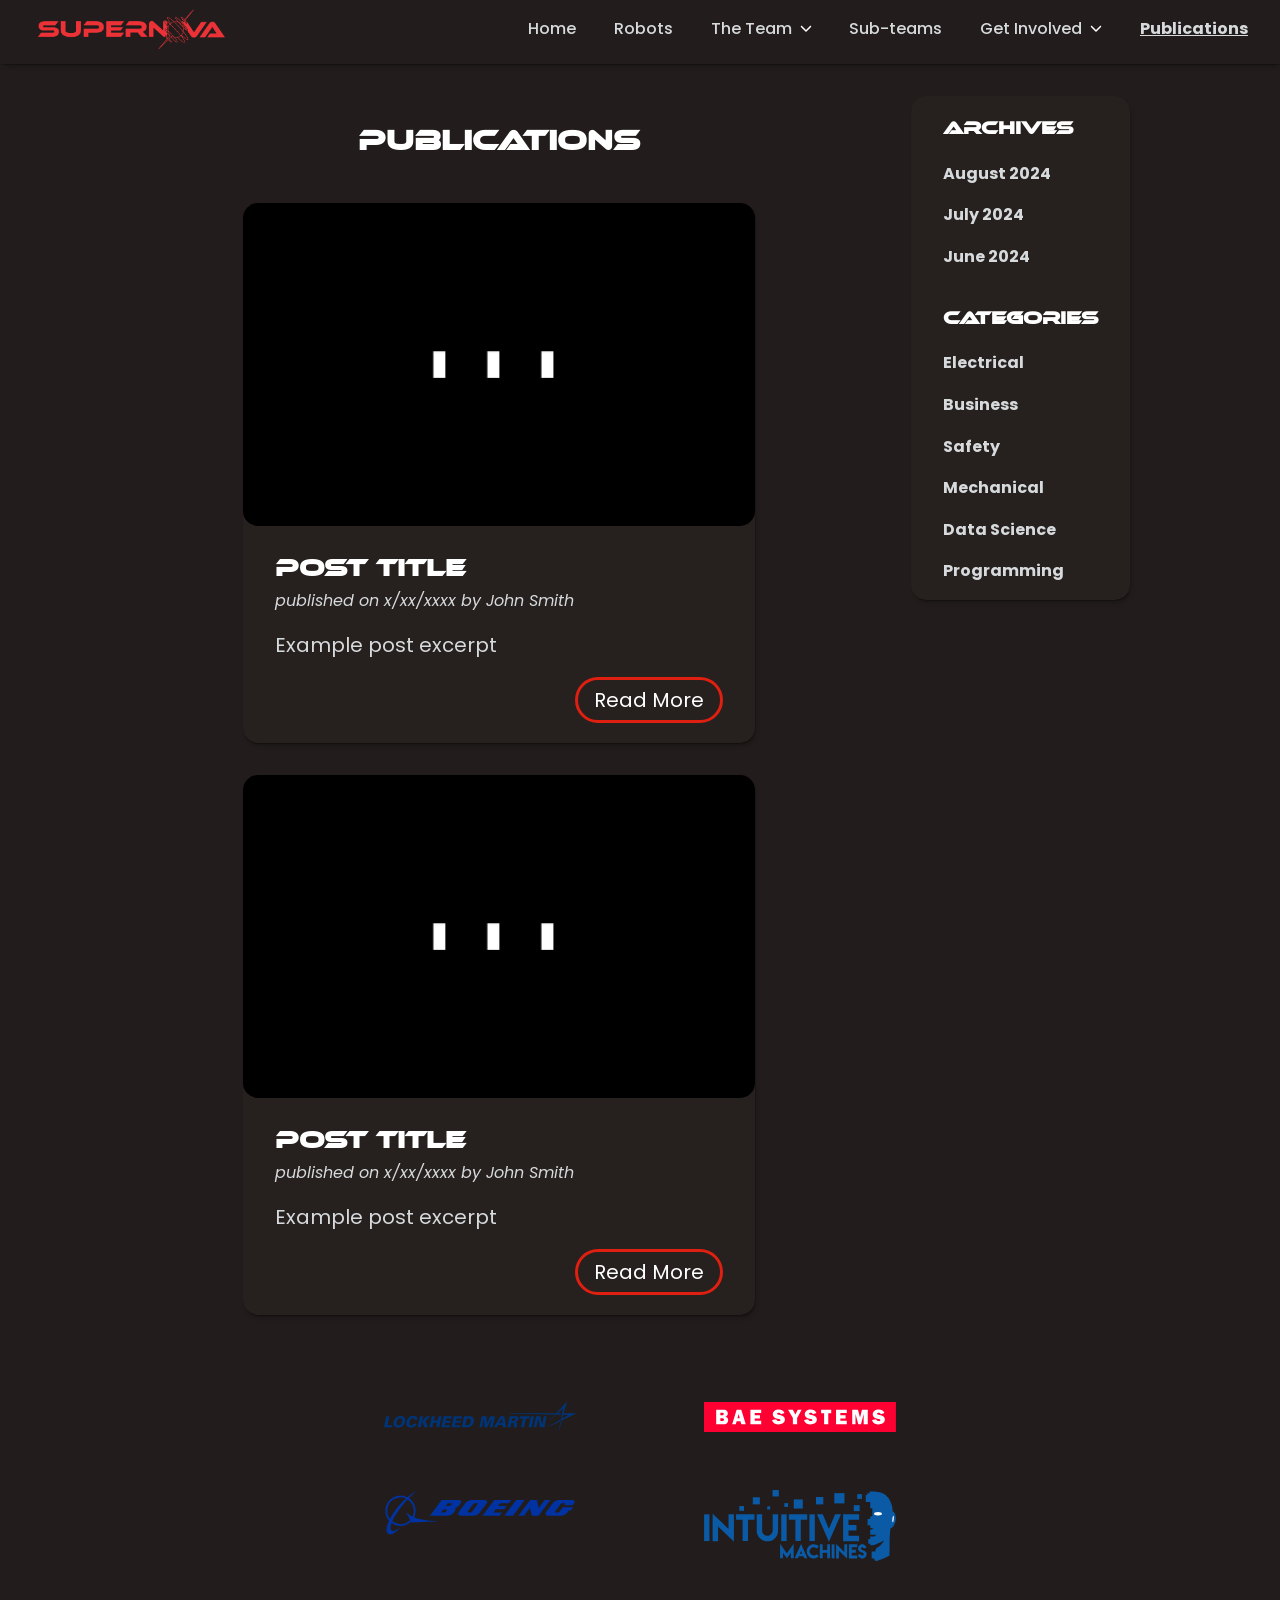
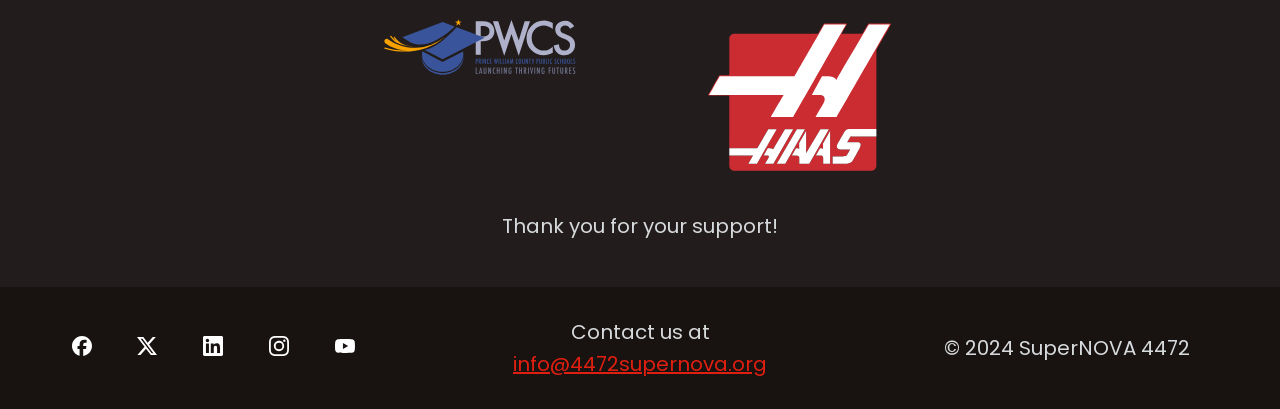
<file: static-website/html/publications.html>
<!DOCTYPE html>
<html lang="en-US">
    <head>
        <meta charset="utf-8">
        <title>Team 4472 - Supernova | FIRST Robotics in Prince William County, VA</title>
        <meta 
            name="description" content="FIRST Robotics Competition team 4472 Supernova welcomes high schoolers from Prince William County, Virginia.
            Committed to FIRST ideals, we offer competitive STEM and engineering opportunities.">
        <meta name="viewport" content="width=device-width, initial-scale=1">
        <!-- Open Graph -->
        <meta property="og:title" content="Team 4472 - Supernova | FIRST Robotics in Prince William County, VA">
        <meta property="og:type" content="website">
        <meta property="og:description" content="Prince William County's next generation of engineers, scientists, and roboteers">
        <meta property="og:url" content="https://supernova4472.com/">
        <meta property="og:image" content="https://supernova4472.com/images/SocialMediaSupernova.png">
        <meta property="og:image:alt" content="">
        <!-- Twitter -->
        <meta name="twitter:card" content="summary_large_image">
        <meta name="twitter:title" content="Team 4472 - Supernova | FIRST Robotics in Prince William County, VA">
        <meta name="twitter:description" content="Prince William County's next generation of engineers, scientists, and roboteers">
        <meta name="twitter:site" content="@superNOVA4472">
        <meta name="twitter:image" content="https://supernova4472.com/images/SocialMediaSupernova.png">

        <link rel="stylesheet" href="../styles/styles.css">
    </head>
    <body>
        <header class="header">
            <div class="header__inner">
                <a href="../index.html">
                    <img id="logo" src="../assets/images/redLogo.svg" alt="4472 logo">
                </a>
                <input class="menu__mobile" type="checkbox" id="menu__mobile">
                <label class="menu__hamburger" for="menu__mobile">
                    <img class="icon menu__icon" src="../assets/images/bars.svg" alt="">
                </label>
                <nav>
                    <ul class="menu">
                        <li><a class="menu__item" href="../index.html">Home</a></li>
                        <li><a class="menu__item" href="robots.html">Robots</a></li>
                        <li class="dropdown">
                            <a href="#" class="menu__item">
                                The Team
                                <img class="chevron" src="../assets/images/chevron-down.svg" alt="chevron down">
                            </a>
                            <ul class="dropdown__inner">
                                <li>
                                    <a class="dropdown__item" href="the-team/history.html">
                                        History
                                    </a>
                                </li>
                                <li>
                                    <a class="dropdown__item" href="the-team/impact.html">
                                        Impact
                                    </a>
                                </li>
                                <li>
                                    <a class="dropdown__item" href="the-team/leaders.html">
                                        Leaders
                                    </a>
                                </li>
                                <li>
                                    <a class="dropdown__item" href="the-team/mentors.html">
                                        Mentors
                                    </a>
                                </li>
                                <li>
                                    <a class="dropdown__item" href="the-team/accomplishments.html">
                                        Accomplishments
                                    </a>
                                </li>
                            </ul>
                        </li>
                        <li><a class="menu__item" href="sub-teams.html">Sub-teams</a></li>
                        <li class="dropdown">
                            <a class="menu__item" href="#">
                                Get Involved
                                <img class="chevron" src="../assets/images/chevron-down.svg" alt="chevron down">
                            </a>
                            <ul class="dropdown__inner">
                                <li>
                                    <a class="dropdown__item" href="get-involved/sponsorship.html">
                                        Sponsorship
                                    </a>
                                </li>
                                <li>
                                    <a class="dropdown__item" href="get-involved/join-us.html">
                                        Join Us
                                    </a>
                                </li>
                            </ul>
                        </li>
                        <li id="here">Publications</li>
                    </ul>
                </nav>
            </div>
        </header>
        <main>
            <div class="wrapper__margin__top wrapper__theme__light wrapper__flex">
                <div class="blog">
                    <section class="blog__card-display">
                        <h1 class="blog__title">Publications</h1>
                        <div class="blog__card">
                            <img class="blog__image" src="../assets/images/publications/placeholder.jpg" alt="">
                            <div class="blog__inner">
                                <h2 class="blog__heading">Post Title</h2>
                                <span class="caption blog__caption">published on x/xx/xxxx by John Smith</span>
                                <p class="blog__excerpt">Example post excerpt</p>
                                <a class="blog__button" href="#">
                                    <button class="button __rounded-corners">Read More</button>
                                </a>
                            </div>
                        </div>
                        <div class="blog__card">
                            <img class="blog__image" src="../assets/images/publications/placeholder.jpg" alt="">
                            <div class="blog__inner">
                                <h2 class="blog__heading">Post Title</h2>
                                <span class="caption blog__caption">published on x/xx/xxxx by John Smith</span>
                                <p class="blog__excerpt">Example post excerpt</p>
                                <a class="blog__button" href="#">
                                    <button class="button __rounded-corners">Read More</button>
                                </a>
                            </div>
                        </div>
                    </section>
                    <section class="side-bar">
                        <div class="side-bar__inner">
                            <h3 class="side-bar__title">Archives</h3>
                            <nav>
                                <ul class="side-bar__menu">
                                    <li class="side-bar__item">
                                        <a href="#">
                                            <h4 class="side-bar__heading">August 2024</h4>
                                        </a>
                                    </li>
                                    <li class="side-bar__item">
                                        <a href="#">
                                            <h4 class="side-bar__heading">July 2024</h4>
                                        </a>
                                    </li>
                                    <li class="side-bar__item">
                                        <a href="#">
                                            <h4 class="side-bar__heading">June 2024</h4>
                                        </a>
                                    </li>
                                </ul>
                            </nav>
                        </div>
                        <div class="side-bar__inner">
                            <h3 class="side-bar__title">Categories</h3>
                            <nav>
                                <ul class="side-bar__menu">
                                    <li class="side-bar__item">
                                        <a href="#">
                                            <h4 class="side-bar__heading">Electrical</h4>
                                        </a>
                                    </li>
                                    <li class="side-bar__item">
                                        <a href="#">
                                            <h4 class="side-bar__heading">Business</h4>
                                        </a>
                                    </li>
                                    <li class="side-bar__item">
                                        <a href="#">
                                            <h4 class="side-bar__heading">Safety</h4>
                                        </a>
                                    </li>
                                    <li class="side-bar__item">
                                        <a href="#">
                                            <h4 class="side-bar__heading">Mechanical</h4>
                                        </a>
                                    </li>
                                    <li class="side-bar__item">
                                        <a href="#">
                                            <h4 class="side-bar__heading">Data Science</h4>
                                        </a>
                                    </li>
                                    <li class="side-bar__item">
                                        <a href="#">
                                            <h4 class="side-bar__heading">Programming</h4>
                                        </a>
                                    </li>
                                </ul>
                            </nav>
                        </div>
                    </section>
                </div>
            </div>
        </main>
        <footer>
            <div class="wrapper wrapper__theme__light">
                <div class="sponsor">
                    <div class="sponsor__item">
                        <a href="https://www.lockheedmartin.com/en-us/index.html" target="_blank">
                            <img class="sponsor__image" src="../assets/images/sponsor-logos/lm-logo.svg" alt="Lockheed Martin Logo">
                        </a>
                    </div>
                    <div class="sponsor__item">
                        <a href="https://www.baesystems.com/en/home" target="_blank">
                            <img class="sponsor__image" src="../assets/images/sponsor-logos/bae-systems.svg" alt="Bae Systems Logo">
                        </a>
                    </div>
                    <div class="sponsor__item">
                        <a href="https://www.boeing.com/" target="_blank">
                            <img class="sponsor__image" src="../assets/images/sponsor-logos/boeing.svg" alt="Boeing Logo">
                        </a>
                    </div>
                    <div class="sponsor__item">
                        <a href="https://www.intuitivemachines.com/" target="_blank">
                            <img class="sponsor__image" src="../assets/images/sponsor-logos/intuitive-machines.svg" alt="Intuitive Machines Logo">
                        </a>
                    </div>
                    <div class="sponsor__item">
                        <a href="https://www.pwcs.edu/" target="_blank">
                            <img class="sponsor__image" src="../assets/images/sponsor-logos/pwcs.svg" alt="PWCS Logo">
                        </a>
                    </div>
                    <div class="sponsor__item">
                        <a href="https://www.haascnc.com/index.html" target="_blank">
                            <img class="sponsor__image" src="../assets/images/sponsor-logos/haas-seeklogo.svg" alt="HAAS Logo">
                        </a>
                    </div>
                    <p class="sponsor__text">Thank you for your support!</p>
                </div>
                <div class="wrapper wrapper__theme__dark footer">
                    <div class="footer__container">
                        <nav>
                            <ul class="socials">
                                <li>
                                    <a href="https://www.facebook.com/SuperNOVA4472/" target="_blank">
                                        <img class="socials__image" src="../assets/images/socials/facebook.svg" alt="Facebook">
                                    </a>
                                </li>
                                <li>
                                    <a href="https://x.com/4472supernova" target="_blank">
                                        <img class="socials__image" src="../assets/images/socials/x.svg" alt="X, formerly known as Twitter">
                                    </a>
                                </li>
                                <li>
                                    <a href="https://www.linkedin.com/company/supernova-4472" target="_blank">
                                        <img class="socials__image" src="../assets/images/socials/linkedin.svg" alt="LinkedIn">
                                    </a>
                                </li>
                                <li>
                                    <a href="https://www.instagram.com/supernova4472frc/" target="_blank">
                                        <img class="socials__image" src="../assets/images/socials/instagram.svg" alt="Instagram">
                                    </a>
                                </li>
                                <li>
                                    <a href="https://youtube.com/@supernova-ec3fu?si=bMY0FeeK98PVpZtS" target="_blank">
                                        <img class="socials__image" src="../assets/images/socials/youtube.svg" alt="YouTube">
                                    </a>
                                </li>
                            </ul>
                        </nav>
                    </div>
                    <div class="footer__container">
                        <p class="footer__text">Contact us at <a class="__link" href="mailto:info@4472supernova.org">info@4472supernova.org</a></p>
                    </div>
                    <div class="footer__container">
                        <p class="footer__text">&#169 2024 SuperNOVA 4472</p>
                    </div>
                </div>
            </div>
        </footer>
    </body>
</html>
</file>
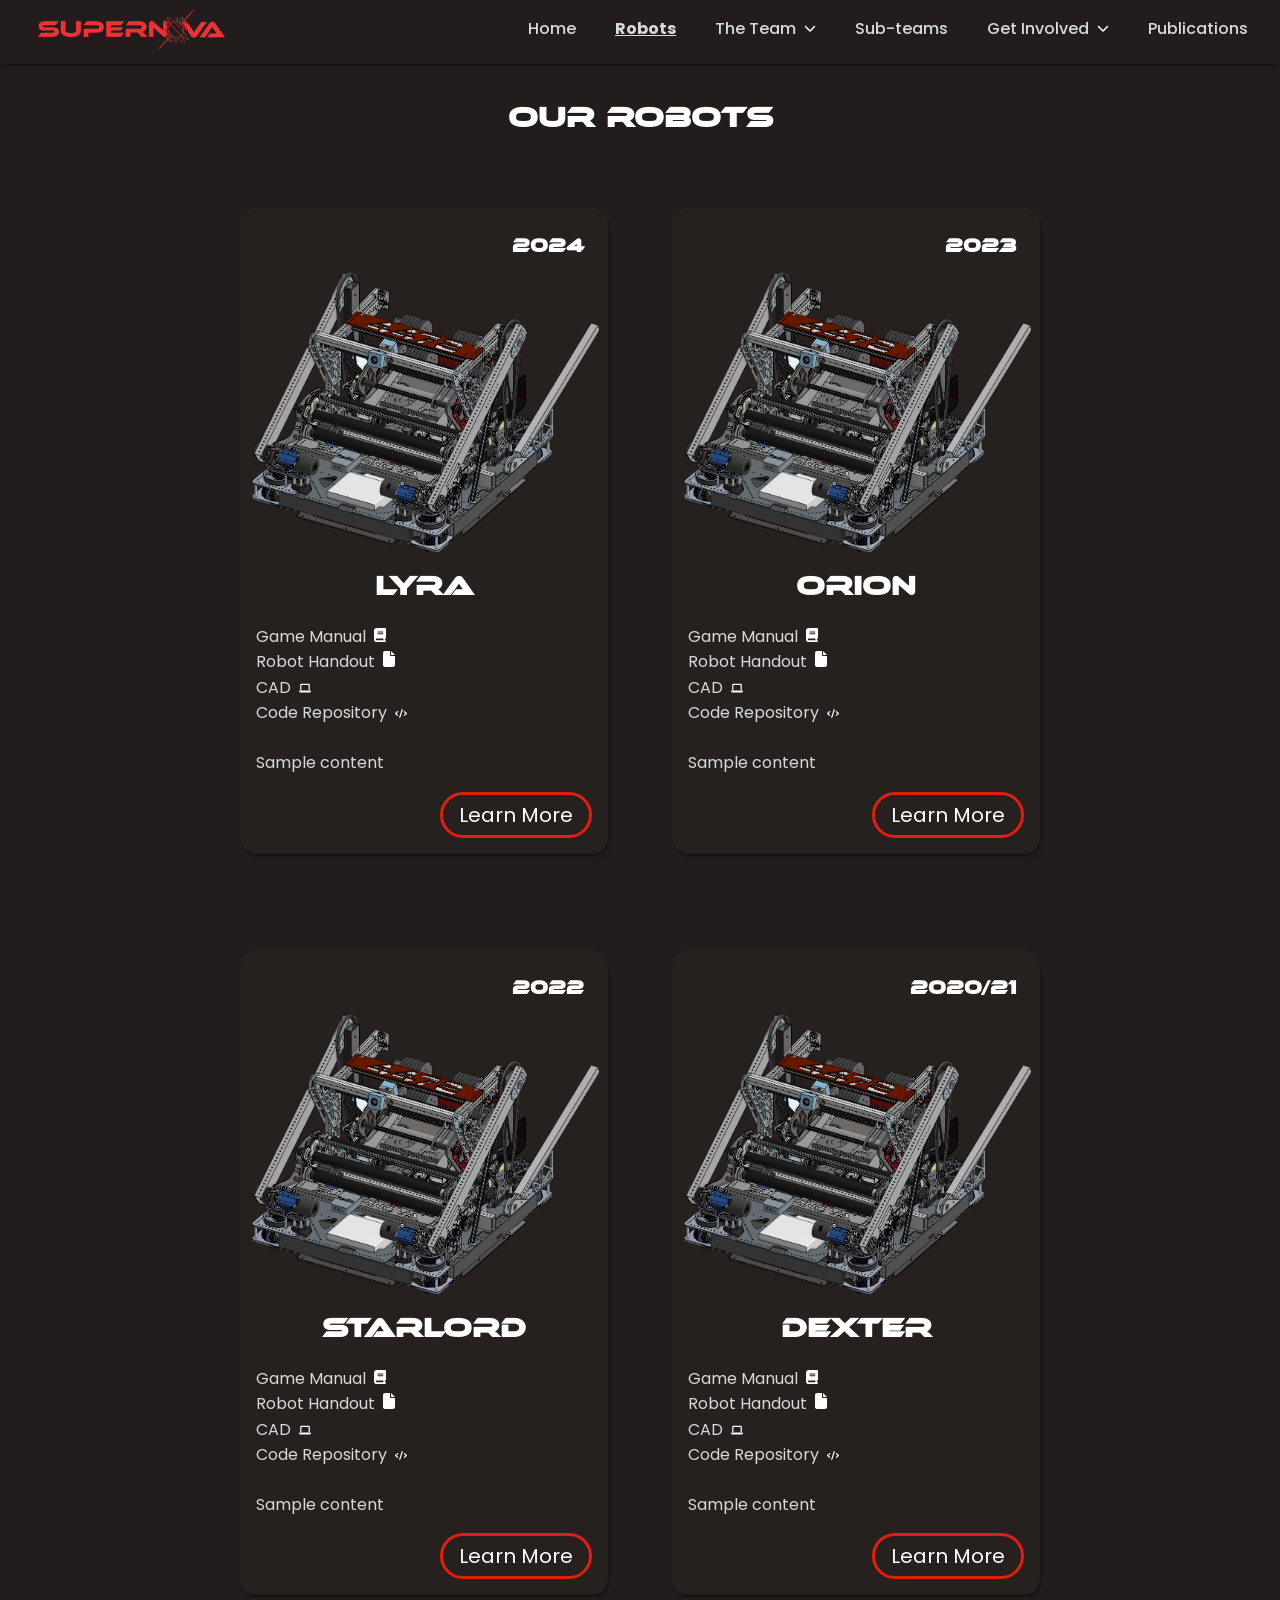
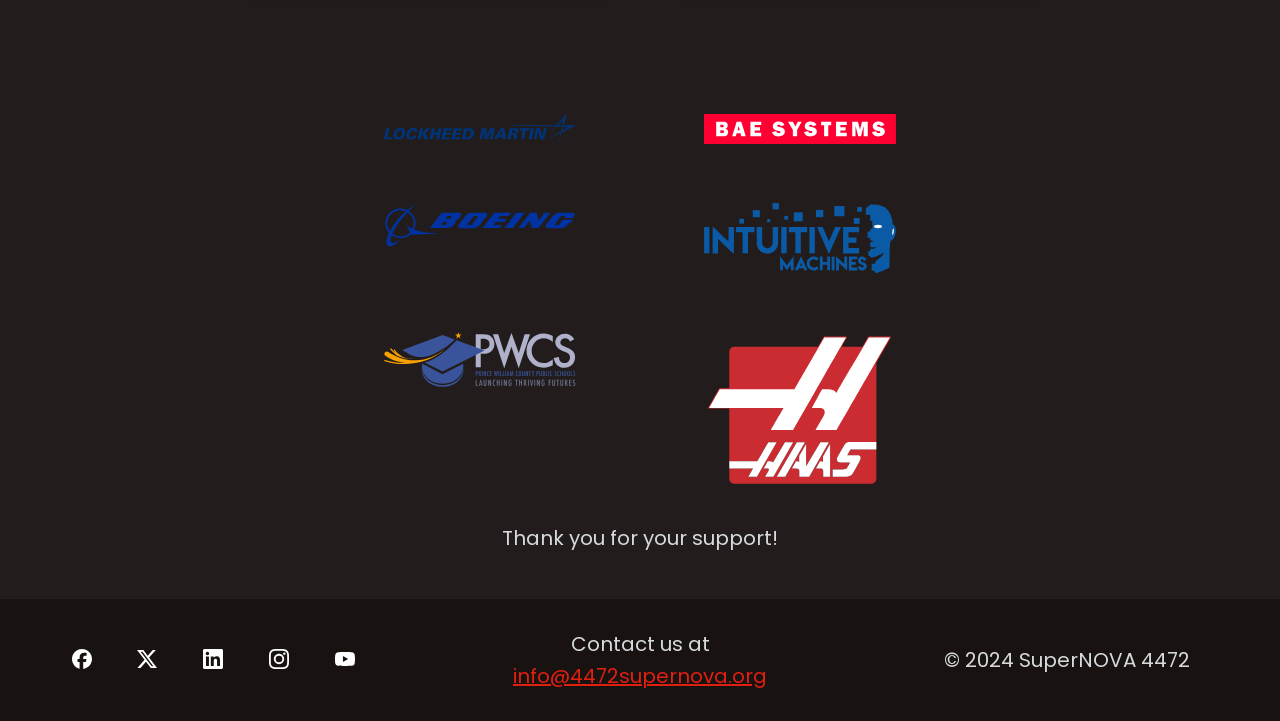
<file: static-website/html/robots.html>
<!DOCTYPE html>
<html lang="en-US">
    <head>
        <meta charset="utf-8">
        <title>Team 4472 - Supernova | FIRST Robotics in Prince William County, VA</title>
        <meta 
            name="description" content="FIRST Robotics Competition team 4472 Supernova welcomes high schoolers from Prince William County, Virginia.
            Committed to FIRST ideals, we offer competitive STEM and engineering opportunities.">
        <meta name="viewport" content="width=device-width, initial-scale=1">
        <!-- Open Graph -->
        <meta property="og:title" content="Team 4472 - Supernova | FIRST Robotics in Prince William County, VA">
        <meta property="og:type" content="website">
        <meta property="og:description" content="Prince William County's next generation of engineers, scientists, and roboteers">
        <meta property="og:url" content="https://supernova4472.com/">
        <meta property="og:image" content="https://supernova4472.com/images/SocialMediaSupernova.png">
        <meta property="og:image:alt" content="">
        <!-- Twitter -->
        <meta name="twitter:card" content="summary_large_image">
        <meta name="twitter:title" content="Team 4472 - Supernova | FIRST Robotics in Prince William County, VA">
        <meta name="twitter:description" content="Prince William County's next generation of engineers, scientists, and roboteers">
        <meta name="twitter:site" content="@superNOVA4472">
        <meta name="twitter:image" content="https://supernova4472.com/images/SocialMediaSupernova.png">

        <link rel="stylesheet" href="../styles/styles.css">
    </head>
    <body>
        <header class="header">
            <div class="header__inner">
                <a href="../index.html">
                    <img id="logo" src="../assets/images/redLogo.svg" alt="4472 logo">
                </a>
                <input class="menu__mobile" type="checkbox" id="menu__mobile">
                <label class="menu__hamburger" for="menu__mobile">
                    <img class="icon menu__icon" src="../assets/images/bars.svg" alt="">
                </label>
                <nav>
                    <ul class="menu">
                        <li><a class="menu__item" href="../index.html">Home</a></li>
                        <li id="here">Robots</li>
                        <li class="dropdown">
                            <a href="#" class="menu__item">
                                The Team
                                <img class="chevron" src="../assets/images/chevron-down.svg" alt="chevron down">
                            </a>
                            <ul class="dropdown__inner">
                                <li>
                                    <a class="dropdown__item" href="the-team/history.html">
                                        History
                                    </a>
                                </li>
                                <li>
                                    <a class="dropdown__item" href="the-team/impact.html">
                                        Impact
                                    </a>
                                </li>
                                <li>
                                    <a class="dropdown__item" href="the-team/leaders.html">
                                        Leaders
                                    </a>
                                </li>
                                <li>
                                    <a class="dropdown__item" href="the-team/mentors.html">
                                        Mentors
                                    </a>
                                </li>
                                <li>
                                    <a class="dropdown__item" href="the-team/accomplishments.html">
                                        Accomplishments
                                    </a>
                                </li>
                            </ul>
                        </li>
                        <li><a class="menu__item" href="sub-teams.html">Sub-teams</a></li>
                        <li class="dropdown">
                            <a class="menu__item" href="#">
                                Get Involved
                                <img class="chevron" src="../assets/images/chevron-down.svg" alt="chevron down">
                            </a>
                            <ul class="dropdown__inner">
                                <li>
                                    <a class="dropdown__item" href="get-involved/sponsorship.html">
                                        Sponsorship
                                    </a>
                                </li>
                                <li>
                                    <a class="dropdown__item" href="get-involved/join-us.html">
                                        Join Us
                                    </a>
                                </li>
                            </ul>
                        </li>
                        <li><a class="menu__item" href="publications.html">Publications</a></li>
                    </ul>
                </nav>
            </div>
        </header>
        <main>
            <div class="wrapper__margin__top wrapper__theme__light">
                <h1 class="cards__title">Our Robots</h1>
                <section class="cards">
                    <div class="cards__card">
                        <div class="cards__inner">
                            <img class="cards__image cards__aspect__1-1 cards__robot" src="../assets/images/robots/robots-lyra.webp" alt="Render of Team 4472's robot, Lyra">
                            <h2 class="cards__heading">Lyra</h2>
                            <h3 class="cards__subheading">2024</h3>
                        </div>
                        <ul class="cards__list">
                            <li>
                                <a href="https://firstfrc.blob.core.windows.net/frc2024/Manual/2024GameManual.pdf" target="_blank">
                                    Game Manual
                                    <img class="icon" src="../assets/images/book.svg">
                                </a>
                            </li>
                            <li>
                                <a href="../assets/documents/2024-lyra-handout.pdf">
                                    Robot Handout
                                    <img class="icon" src="../assets/images/file.svg">
                                </a>
                            </li>
                            <li>
                                <a href="#">
                                    CAD
                                    <img class="icon" src="../assets/images/laptop.svg">
                                </a>
                            </li>
                            <li>
                                <a href="#">
                                    Code Repository
                                    <img class="icon" src="../assets/images/code.svg">
                                </a>
                            </li>
                        </ul>
                        <p class="cards__paragraph">
                            Sample content
                        </p>
                        <a class="cards__anchor" href="#">
                            <button class="button __rounded-corners">
                                Learn More
                            </button>
                        </a>
                    </div>
                    <div class="cards__card">
                        <div class="cards__inner">
                            <img class="cards__image cards__aspect__1-1 cards__robot" src="../assets/images/robots/robots-lyra.webp" alt="Render of Team 4472's robot, Lyra">
                            <h2 class="cards__heading">Orion</h2>
                            <h3 class="cards__subheading">2023</h3>
                        </div>
                        <ul class="cards__list">
                            <li>
                                <a href="https://firstfrc.blob.core.windows.net/frc2024/Manual/2024GameManual.pdf" target="_blank">
                                    Game Manual
                                    <img class="icon" src="../assets/images/book.svg">
                                </a>
                            </li>
                            <li>
                                <a href="../assets/documents/2024-lyra-handout.pdf">
                                    Robot Handout
                                    <img class="icon" src="../assets/images/file.svg">
                                </a>
                            </li>
                            <li>
                                <a href="#">
                                    CAD
                                    <img class="icon" src="../assets/images/laptop.svg">
                                </a>
                            </li>
                            <li>
                                <a href="#">
                                    Code Repository
                                    <img class="icon" src="../assets/images/code.svg">
                                </a>
                            </li>
                        </ul>
                        <p class="cards__paragraph">
                            Sample content
                        </p>
                        <a class="cards__anchor" href="#">
                            <button class="button __rounded-corners">
                                Learn More
                            </button>
                        </a>
                    </div>
                    <div class="cards__card">
                        <div class="cards__inner">
                            <img class="cards__image cards__aspect__1-1 cards__robot" src="../assets/images/robots/robots-lyra.webp" alt="Render of Team 4472's robot, Lyra">
                            <h2 class="cards__heading">Starlord</h2>
                            <h3 class="cards__subheading">2022</h3>
                        </div>
                        <ul class="cards__list">
                            <li>
                                <a href="https://firstfrc.blob.core.windows.net/frc2024/Manual/2024GameManual.pdf" target="_blank">
                                    Game Manual
                                    <img class="icon" src="../assets/images/book.svg">
                                </a>
                            </li>
                            <li>
                                <a href="../assets/documents/2024-lyra-handout.pdf">
                                    Robot Handout
                                    <img class="icon" src="../assets/images/file.svg">
                                </a>
                            </li>
                            <li>
                                <a href="#">
                                    CAD
                                    <img class="icon" src="../assets/images/laptop.svg">
                                </a>
                            </li>
                            <li>
                                <a href="#">
                                    Code Repository
                                    <img class="icon" src="../assets/images/code.svg">
                                </a>
                            </li>
                        </ul>
                        <p class="cards__paragraph">
                            Sample content
                        </p>
                        <a class="cards__anchor" href="#">
                            <button class="button __rounded-corners">
                                Learn More
                            </button>
                        </a>
                    </div>
                    <div class="cards__card">
                        <div class="cards__inner">
                            <img class="cards__image cards__aspect__1-1 cards__robot" src="../assets/images/robots/robots-lyra.webp" alt="Render of Team 4472's robot, Lyra">
                            <h2 class="cards__heading">Dexter</h2>
                            <h3 class="cards__subheading">2020/21</h3>
                        </div>
                        <ul class="cards__list">
                            <li>
                                <a href="https://firstfrc.blob.core.windows.net/frc2024/Manual/2024GameManual.pdf" target="_blank">
                                    Game Manual
                                    <img class="icon" src="../assets/images/book.svg">
                                </a>
                            </li>
                            <li>
                                <a href="../assets/documents/2024-lyra-handout.pdf">
                                    Robot Handout
                                    <img class="icon" src="../assets/images/file.svg">
                                </a>
                            </li>
                            <li>
                                <a href="#">
                                    CAD
                                    <img class="icon" src="../assets/images/laptop.svg">
                                </a>
                            </li>
                            <li>
                                <a href="#">
                                    Code Repository
                                    <img class="icon" src="../assets/images/code.svg">
                                </a>
                            </li>
                        </ul>
                        <p class="cards__paragraph">
                            Sample content
                        </p>
                        <a class="cards__anchor" href="#">
                            <button class="button __rounded-corners">
                                Learn More
                            </button>
                        </a>
                    </div>
                </section>
            </div>
        </main>
        <footer>
            <div class="wrapper wrapper__theme__light">
                <div class="sponsor">
                    <div class="sponsor__item">
                        <a href="https://www.lockheedmartin.com/en-us/index.html" target="_blank">
                            <img class="sponsor__image" src="../assets/images/sponsor-logos/lm-logo.svg" alt="Lockheed Martin Logo">
                        </a>
                    </div>
                    <div class="sponsor__item">
                        <a href="https://www.baesystems.com/en/home" target="_blank">
                            <img class="sponsor__image" src="../assets/images/sponsor-logos/bae-systems.svg" alt="Bae Systems Logo">
                        </a>
                    </div>
                    <div class="sponsor__item">
                        <a href="https://www.boeing.com/" target="_blank">
                            <img class="sponsor__image" src="../assets/images/sponsor-logos/boeing.svg" alt="Boeing Logo">
                        </a>
                    </div>
                    <div class="sponsor__item">
                        <a href="https://www.intuitivemachines.com/" target="_blank">
                            <img class="sponsor__image" src="../assets/images/sponsor-logos/intuitive-machines.svg" alt="Intuitive Machines Logo">
                        </a>
                    </div>
                    <div class="sponsor__item">
                        <a href="https://www.pwcs.edu/" target="_blank">
                            <img class="sponsor__image" src="../assets/images/sponsor-logos/pwcs.svg" alt="PWCS Logo">
                        </a>
                    </div>
                    <div class="sponsor__item">
                        <a href="https://www.haascnc.com/index.html" target="_blank">
                            <img class="sponsor__image" src="../assets/images/sponsor-logos/haas-seeklogo.svg" alt="HAAS Logo">
                        </a>
                    </div>
                    <p class="sponsor__text">Thank you for your support!</p>
                </div>
                <div class="wrapper wrapper__theme__dark footer">
                    <div class="footer__container">
                        <nav>
                            <ul class="socials">
                                <li>
                                    <a href="https://www.facebook.com/SuperNOVA4472/" target="_blank">
                                        <img class="socials__image" src="../assets/images/socials/facebook.svg" alt="Facebook">
                                    </a>
                                </li>
                                <li>
                                    <a href="https://x.com/4472supernova" target="_blank">
                                        <img class="socials__image" src="../assets/images/socials/x.svg" alt="X, formerly known as Twitter">
                                    </a>
                                </li>
                                <li>
                                    <a href="https://www.linkedin.com/company/supernova-4472" target="_blank">
                                        <img class="socials__image" src="../assets/images/socials/linkedin.svg" alt="LinkedIn">
                                    </a>
                                </li>
                                <li>
                                    <a href="https://www.instagram.com/supernova4472frc/" target="_blank">
                                        <img class="socials__image" src="../assets/images/socials/instagram.svg" alt="Instagram">
                                    </a>
                                </li>
                                <li>
                                    <a href="https://youtube.com/@supernova-ec3fu?si=bMY0FeeK98PVpZtS" target="_blank">
                                        <img class="socials__image" src="../assets/images/socials/youtube.svg" alt="YouTube">
                                    </a>
                                </li>
                            </ul>
                        </nav>
                    </div>
                    <div class="footer__container">
                        <p class="footer__text">Contact us at <a class="__link" href="mailto:info@4472supernova.org">info@4472supernova.org</a></p>
                    </div>
                    <div class="footer__container">
                        <p class="footer__text">&#169 2024 SuperNOVA 4472</p>
                    </div>
                </div>
            </div>
        </footer>
    </body>
</html>
</file>
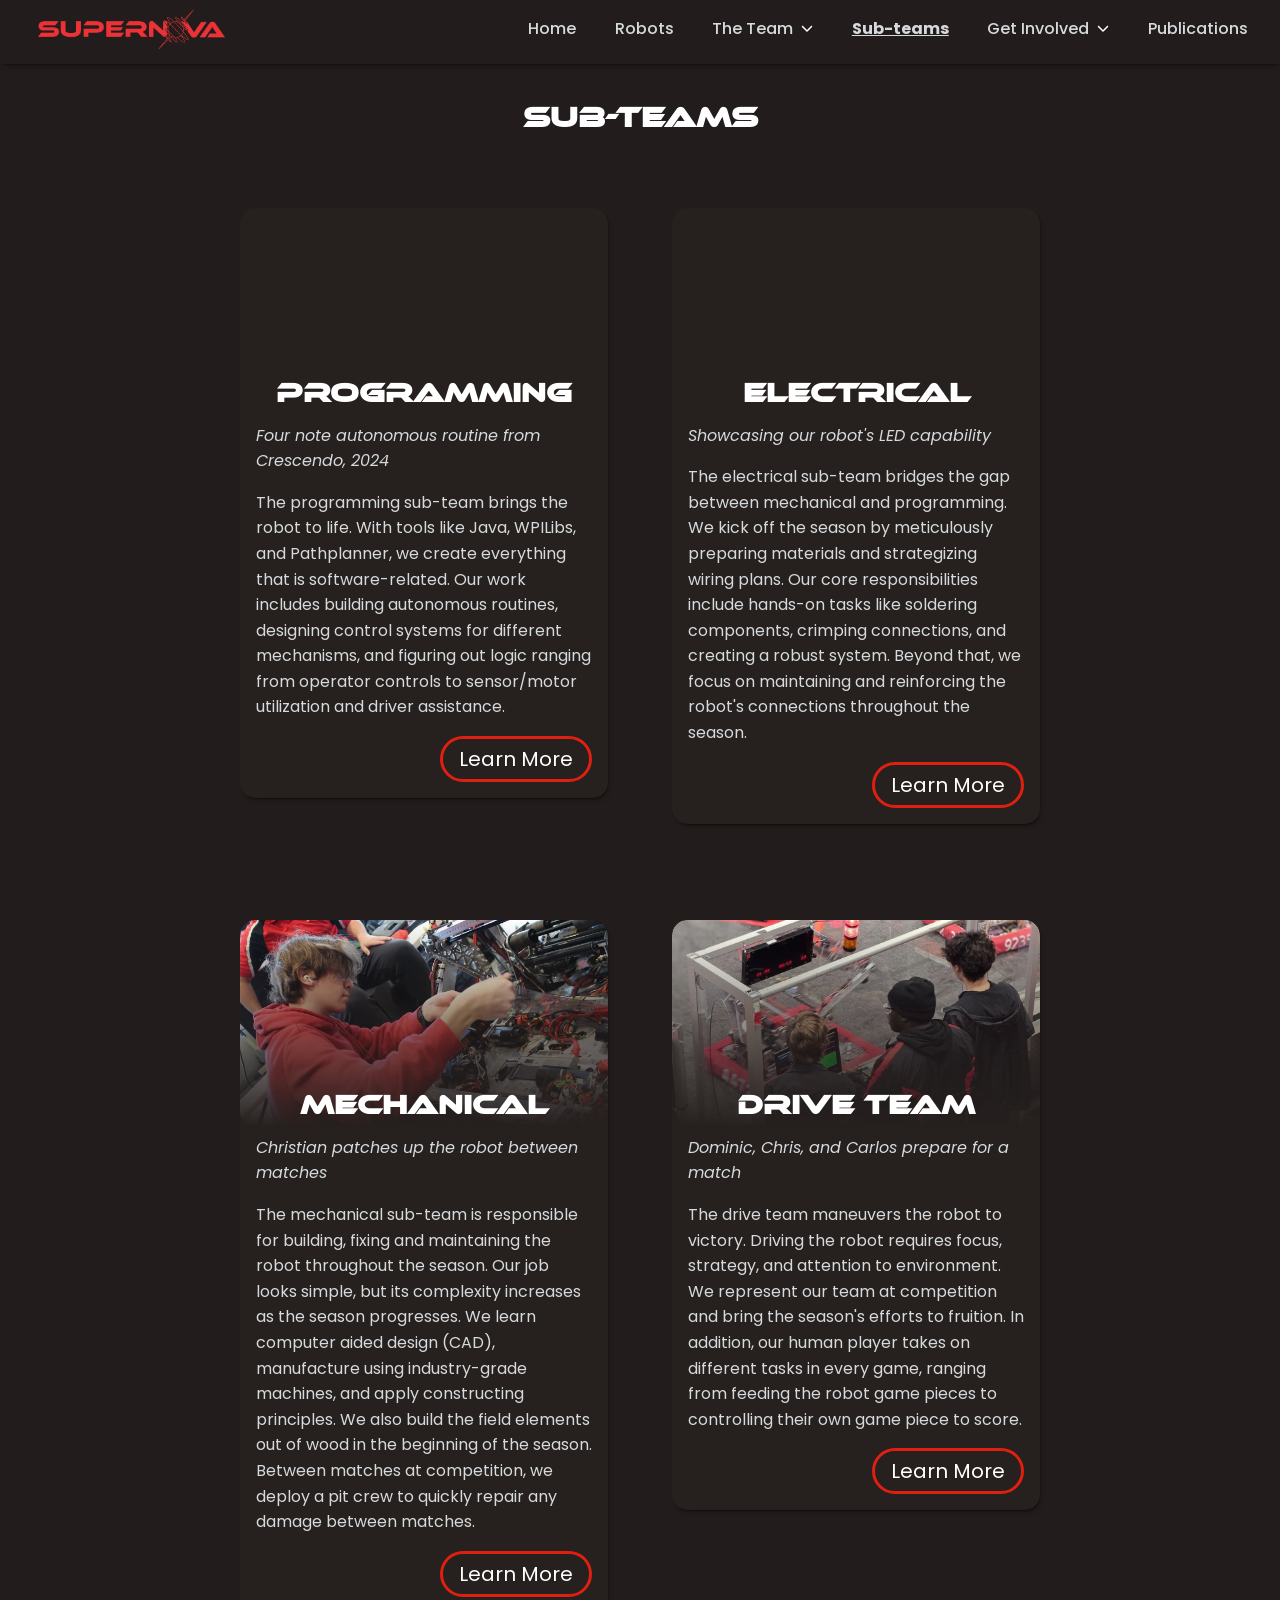
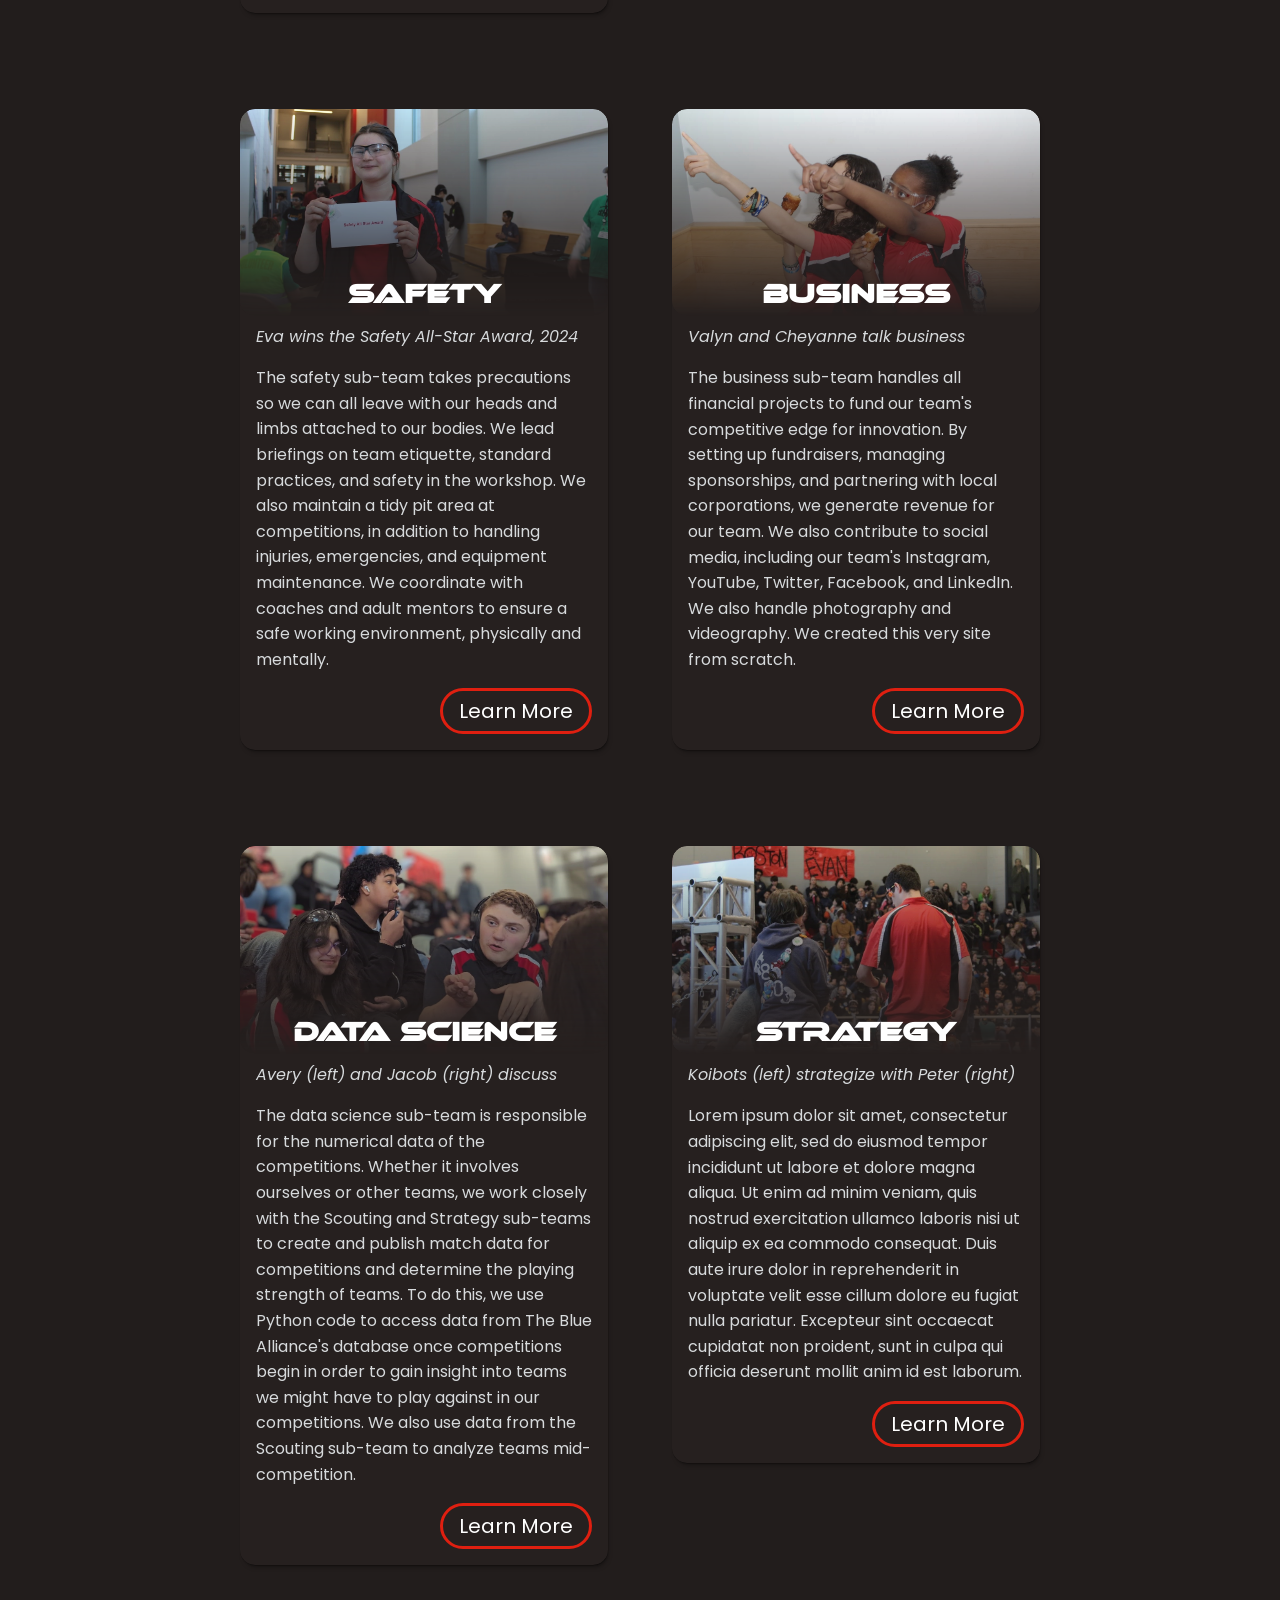
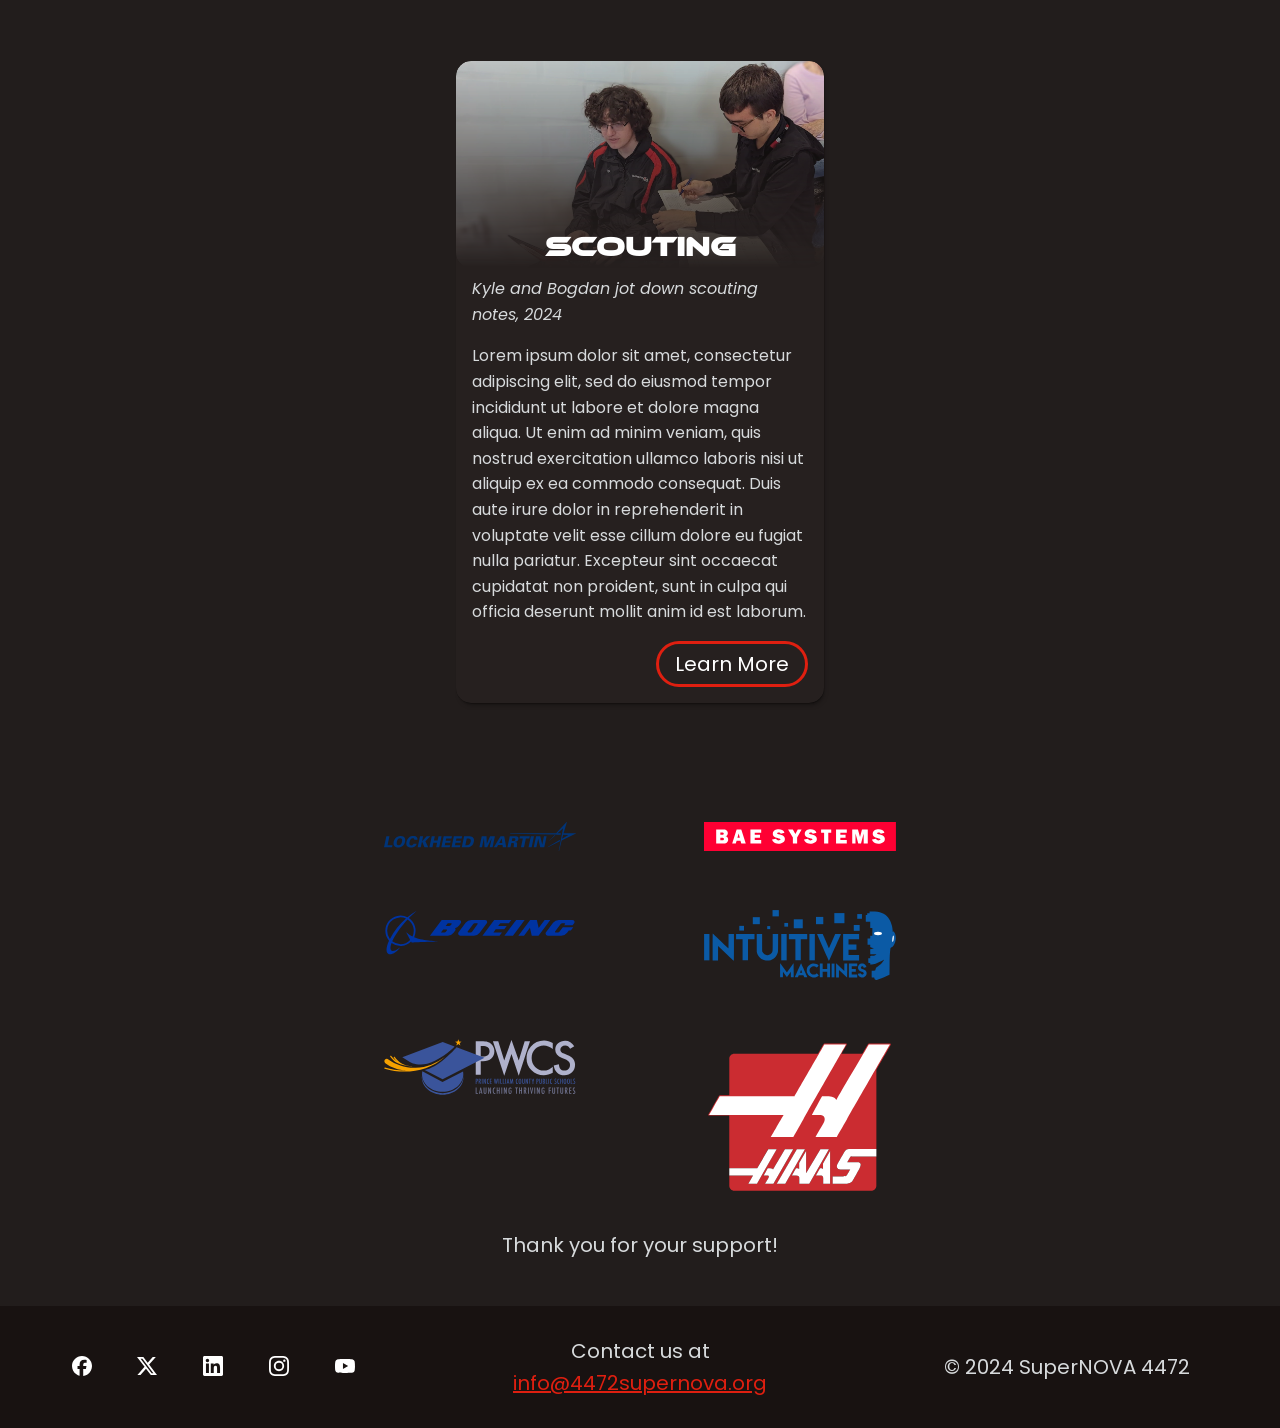
<file: static-website/html/sub-teams.html>
<!DOCTYPE html>
<html lang="en-US">
    <head>
        <meta charset="utf-8">
        <title>Team 4472 - Supernova | FIRST Robotics in Prince William County, VA</title>
        <meta 
            name="description" content="FIRST Robotics Competition team 4472 Supernova welcomes high schoolers from Prince William County, Virginia.
            Committed to FIRST ideals, we offer competitive STEM and engineering opportunities.">
        <meta name="viewport" content="width=device-width, initial-scale=1">
        <!-- Open Graph -->
        <meta property="og:title" content="Team 4472 - Supernova | FIRST Robotics in Prince William County, VA">
        <meta property="og:type" content="website">
        <meta property="og:description" content="Prince William County's next generation of engineers, scientists, and roboteers">
        <meta property="og:url" content="https://supernova4472.com/">
        <meta property="og:image" content="https://supernova4472.com/images/SocialMediaSupernova.png">
        <meta property="og:image:alt" content="">
        <!-- Twitter -->
        <meta name="twitter:card" content="summary_large_image">
        <meta name="twitter:title" content="Team 4472 - Supernova | FIRST Robotics in Prince William County, VA">
        <meta name="twitter:description" content="Prince William County's next generation of engineers, scientists, and roboteers">
        <meta name="twitter:site" content="@superNOVA4472">
        <meta name="twitter:image" content="https://supernova4472.com/images/SocialMediaSupernova.png">

        <link rel="stylesheet" href="../styles/styles.css">
    </head>
    <body>
        <header class="header">
            <div class="header__inner">
                <a href="../index.html">
                    <img id="logo" src="../assets/images/redLogo.svg" alt="4472 logo">
                </a>
                <input class="menu__mobile" type="checkbox" id="menu__mobile">
                <label class="menu__hamburger" for="menu__mobile">
                    <img class="icon menu__icon" src="../assets/images/bars.svg" alt="">
                </label>
                <nav>
                    <ul class="menu">
                        <li><a class="menu__item" href="../index.html">Home</a></li>
                        <li><a class="menu__item" href="robots.html">Robots</a></li>
                        <li class="dropdown">
                            <a href="#" class="menu__item">
                                The Team
                                <img class="chevron" src="../assets/images/chevron-down.svg" alt="chevron down">
                            </a>
                            <ul class="dropdown__inner">
                                <li>
                                    <a class="dropdown__item" href="the-team/history.html">
                                        History
                                    </a>
                                </li>
                                <li>
                                    <a class="dropdown__item" href="the-team/impact.html">
                                        Impact
                                    </a>
                                </li>
                                <li>
                                    <a class="dropdown__item" href="the-team/leaders.html">
                                        Leaders
                                    </a>
                                </li>
                                <li>
                                    <a class="dropdown__item" href="the-team/mentors.html">
                                        Mentors
                                    </a>
                                </li>
                                <li>
                                    <a class="dropdown__item" href="the-team/accomplishments.html">
                                        Accomplishments
                                    </a>
                                </li>
                            </ul>
                        </li>
                        <li id="here">Sub-teams</li>
                        <li class="dropdown">
                            <a class="menu__item" href="#">
                                Get Involved
                                <img class="chevron" src="../assets/images/chevron-down.svg" alt="chevron down">
                            </a>
                            <ul class="dropdown__inner">
                                <li>
                                    <a class="dropdown__item" href="get-involved/sponsorship.html">
                                        Sponsorship
                                    </a>
                                </li>
                                <li>
                                    <a class="dropdown__item" href="get-involved/join-us.html">
                                        Join Us
                                    </a>
                                </li>
                            </ul>
                        </li>
                        <li><a class="menu__item" href="publications.html">Publications</a></li>
                    </ul>
                </nav>
            </div>
        </header>
        <main>
            <div class="wrapper__margin__top wrapper__theme__light">
                <h1 class="cards__title">Sub-teams</h1>
                <section class="cards">
                    <div class="cards__card">
                        <div class="cards__inner">
                            <iframe class="cards__iframe cards__image cards__image__gradient" src="https://www.youtube.com/embed/4rOkAgBEWU0" title="4 note auto" frameborder="0" allow="accelerometer; autoplay; clipboard-write; encrypted-media; gyroscope; picture-in-picture; web-share" referrerpolicy="strict-origin-when-cross-origin" allowfullscreen></iframe>
                            <h2 class="cards__heading">Programming</h2>
                        </div>
                        <span class="caption cards__caption">Four note autonomous routine from Crescendo, 2024</span>
                        <p class="cards__paragraph">
                            The programming sub-team brings the robot to life. With tools like Java, WPILibs, and Pathplanner, we create everything that is software-related. Our work includes building autonomous routines, designing control systems for different mechanisms, and figuring out logic ranging from operator controls to sensor/motor utilization and driver assistance.
                        </p>
                        <a class="cards__anchor" href="#">
                            <button class="button __rounded-corners">
                                Learn More
                            </button>
                        </a>
                    </div>
                    <div class="cards__card">
                        <div class="cards__inner">
                            <iframe class="cards__iframe cards__image cards__image__gradient" src="https://www.youtube.com/embed/W_nkYFlLUdU" title="LEDs" frameborder="0" allow="accelerometer; autoplay; clipboard-write; encrypted-media; gyroscope; picture-in-picture; web-share" referrerpolicy="strict-origin-when-cross-origin" allowfullscreen></iframe>
                            <h2 class="cards__heading">Electrical</h2>
                        </div>
                        <span class="caption cards__caption">Showcasing our robot's LED capability</span>
                        <p class="cards__paragraph">
                            The electrical sub-team bridges the gap between mechanical and programming. We kick off the season by meticulously preparing materials and strategizing wiring plans. Our core responsibilities include hands-on tasks like soldering components, crimping connections, and creating a robust system. Beyond that, we focus on maintaining and reinforcing the robot's connections throughout the season.
                        </p>
                        <a class="cards__anchor" href="#">
                            <button class="button __rounded-corners">
                                Learn More
                            </button>
                        </a>
                    </div>
                    <div class="cards__card">
                        <div class="cards__inner">
                            <img class="cards__image cards__image__gradient" src="../assets/images/sub-teams/sub-teams-mechanical.webp" alt="Team 4472 member fixing robot in pit area">
                            <h2 class="cards__heading">Mechanical</h2>
                        </div>
                        <span class="caption cards__caption">Christian patches up the robot between matches</span>
                        <p class="cards__paragraph">
                            The mechanical sub-team is responsible for building, fixing and maintaining the robot throughout the season. Our job looks simple, but its complexity increases as the season progresses. We learn computer aided design (CAD), manufacture using industry-grade machines, and apply constructing principles. We also build the field elements out of wood in the beginning of the season. Between matches at competition, we deploy a pit crew to quickly repair any damage between matches.
                        </p>
                        <a class="cards__anchor" href="#">
                            <button class="button __rounded-corners">
                                Learn More
                            </button>
                        </a>
                    </div>
                    <div class="cards__card">
                        <div class="cards__inner">
                            <img class="cards__image cards__image__gradient" src="../assets/images/sub-teams/sub-teams-drive.webp" alt="Three team 4472 members stand beside competition field">
                            <h2 class="cards__heading">Drive Team</h2>
                        </div>
                        <span class="caption cards__caption">Dominic, Chris, and Carlos prepare for a match</span>
                        <p class="cards__paragraph">
                            The drive team maneuvers the robot to victory. Driving the robot requires focus, strategy, and attention to environment. We represent our team at competition and bring the season's efforts to fruition. In addition, our human player takes on different tasks in every game, ranging from feeding the robot game pieces to controlling their own game piece to score.
                        </p>
                        <a class="cards__anchor" href="#">
                            <button class="button __rounded-corners">
                                Learn More
                            </button>
                        </a>
                    </div>
                    <div class="cards__card">
                        <div class="cards__inner">
                            <img class="cards__image cards__image__gradient" src="../assets/images/sub-teams/sub-teams-safety.webp" alt="Team 4472 member holding up award">
                            <h2 class="cards__heading">Safety</h2>
                        </div>
                        <span class="caption cards__caption">Eva wins the Safety All-Star Award, 2024</span>
                        <p class="cards__paragraph">
                            The safety sub-team takes precautions so we can all leave with our heads and limbs attached to our bodies. We lead briefings on team etiquette, standard practices, and safety in the workshop. We also maintain a tidy pit area at competitions, in addition to handling injuries, emergencies, and equipment maintenance. We coordinate with coaches and adult mentors to ensure a safe working environment, physically and mentally.
                        </p>
                        <a class="cards__anchor" href="#">
                            <button class="button __rounded-corners">
                                Learn More
                            </button>
                        </a>
                    </div>
                    <div class="cards__card">
                        <div class="cards__inner">
                            <img class="cards__image cards__image__gradient" src="../assets/images/sub-teams/sub-teams-business.webp" alt="Two team 4472 members point off-camera">
                            <h2 class="cards__heading">Business</h2>
                        </div>
                        <span class="caption cards__caption">Valyn and Cheyanne talk business</span>
                        <p class="cards__paragraph">
                            The business sub-team handles all financial projects to fund our team's competitive edge for innovation. By setting up fundraisers, managing sponsorships, and partnering with local corporations, we generate revenue for our team. We also contribute to social media, including our team's Instagram, YouTube, Twitter, Facebook, and LinkedIn. We also handle photography and videography. We created this very site from scratch.
                        </p>
                        <a class="cards__anchor" href="#">
                            <button class="button __rounded-corners">
                                Learn More
                            </button>
                        </a>
                    </div>
                    <div class="cards__card">
                        <div class="cards__inner">
                            <img class="cards__image cards__image__gradient" src="../assets/images/sub-teams/sub-teams-data-science.webp" alt="Placeholder">
                            <h2 class="cards__heading">Data Science</h2>
                        </div>
                        <span class="caption cards__caption">Avery (left) and Jacob (right) discuss</span>
                        <p class="cards__paragraph">
                            The data science sub-team is responsible for the numerical data of the competitions. Whether it involves ourselves or other teams, we work closely with the Scouting and Strategy sub-teams to create and publish match data for competitions and determine the playing strength of teams. To do this, we use Python code to access data from The Blue Alliance's database once competitions begin in order to gain insight into teams we might have to play against in our competitions. We also use data from the Scouting sub-team to analyze teams mid-competition.
                        </p>
                        <a class="cards__anchor" href="#">
                            <button class="button __rounded-corners">
                                Learn More
                            </button>
                        </a>
                    </div>
                    <div class="cards__card">
                        <div class="cards__inner">
                            <img class="cards__image cards__image__gradient" src="../assets/images/sub-teams/sub-teams-strategy.webp" alt="Team 4472 member standing beside 8230 member">
                            <h2 class="cards__heading">Strategy</h2>
                        </div>
                        <span class="caption cards__caption">Koibots (left) strategize with Peter (right)</span>
                        <p class="cards__paragraph">
                            Lorem ipsum dolor sit amet, consectetur adipiscing elit, sed do eiusmod tempor incididunt ut labore et dolore magna aliqua. Ut enim ad minim veniam, quis nostrud exercitation ullamco laboris nisi ut aliquip ex ea commodo consequat. Duis aute irure dolor in reprehenderit in voluptate velit esse cillum dolore eu fugiat nulla pariatur. Excepteur sint occaecat cupidatat non proident, sunt in culpa qui officia deserunt mollit anim id est laborum.
                        </p>
                        <a class="cards__anchor" href="#">
                            <button class="button __rounded-corners">
                                Learn More
                            </button>
                        </a>
                    </div>
                    <div class="cards__card">
                        <div class="cards__inner">
                            <img class="cards__image cards__image__gradient" src="../assets/images/sub-teams/sub-teams-scouting.webp" alt="Two team 4472 members sit in the bleachers and write down scouting information">
                            <h2 class="cards__heading">Scouting</h2>
                        </div>
                        <span class="caption cards__caption">Kyle and Bogdan jot down scouting notes, 2024</span>
                        <p class="cards__paragraph">
                            Lorem ipsum dolor sit amet, consectetur adipiscing elit, sed do eiusmod tempor incididunt ut labore et dolore magna aliqua. Ut enim ad minim veniam, quis nostrud exercitation ullamco laboris nisi ut aliquip ex ea commodo consequat. Duis aute irure dolor in reprehenderit in voluptate velit esse cillum dolore eu fugiat nulla pariatur. Excepteur sint occaecat cupidatat non proident, sunt in culpa qui officia deserunt mollit anim id est laborum.
                        </p>
                        <a class="cards__anchor" href="#">
                            <button class="button __rounded-corners">
                                Learn More
                            </button>
                        </a>
                    </div>
                </section>
            </div>
        </main>
        <footer>
            <div class="wrapper wrapper__theme__light">
                <div class="sponsor">
                    <div class="sponsor__item">
                        <a href="https://www.lockheedmartin.com/en-us/index.html" target="_blank">
                            <img class="sponsor__image" src="../assets/images/sponsor-logos/lm-logo.svg" alt="Lockheed Martin Logo">
                        </a>
                    </div>
                    <div class="sponsor__item">
                        <a href="https://www.baesystems.com/en/home" target="_blank">
                            <img class="sponsor__image" src="../assets/images/sponsor-logos/bae-systems.svg" alt="Bae Systems Logo">
                        </a>
                    </div>
                    <div class="sponsor__item">
                        <a href="https://www.boeing.com/" target="_blank">
                            <img class="sponsor__image" src="../assets/images/sponsor-logos/boeing.svg" alt="Boeing Logo">
                        </a>
                    </div>
                    <div class="sponsor__item">
                        <a href="https://www.intuitivemachines.com/" target="_blank">
                            <img class="sponsor__image" src="../assets/images/sponsor-logos/intuitive-machines.svg" alt="Intuitive Machines Logo">
                        </a>
                    </div>
                    <div class="sponsor__item">
                        <a href="https://www.pwcs.edu/" target="_blank">
                            <img class="sponsor__image" src="../assets/images/sponsor-logos/pwcs.svg" alt="PWCS Logo">
                        </a>
                    </div>
                    <div class="sponsor__item">
                        <a href="https://www.haascnc.com/index.html" target="_blank">
                            <img class="sponsor__image" src="../assets/images/sponsor-logos/haas-seeklogo.svg" alt="HAAS Logo">
                        </a>
                    </div>
                    <p class="sponsor__text">Thank you for your support!</p>
                </div>
                <div class="wrapper wrapper__theme__dark footer">
                    <div class="footer__container">
                        <nav>
                            <ul class="socials">
                                <li>
                                    <a href="https://www.facebook.com/SuperNOVA4472/" target="_blank">
                                        <img class="socials__image" src="../assets/images/socials/facebook.svg" alt="Facebook">
                                    </a>
                                </li>
                                <li>
                                    <a href="https://x.com/4472supernova" target="_blank">
                                        <img class="socials__image" src="../assets/images/socials/x.svg" alt="X, formerly known as Twitter">
                                    </a>
                                </li>
                                <li>
                                    <a href="https://www.linkedin.com/company/supernova-4472" target="_blank">
                                        <img class="socials__image" src="../assets/images/socials/linkedin.svg" alt="LinkedIn">
                                    </a>
                                </li>
                                <li>
                                    <a href="https://www.instagram.com/supernova4472frc/" target="_blank">
                                        <img class="socials__image" src="../assets/images/socials/instagram.svg" alt="Instagram">
                                    </a>
                                </li>
                                <li>
                                    <a href="https://youtube.com/@supernova-ec3fu?si=bMY0FeeK98PVpZtS" target="_blank">
                                        <img class="socials__image" src="../assets/images/socials/youtube.svg" alt="YouTube">
                                    </a>
                                </li>
                            </ul>
                        </nav>
                    </div>
                    <div class="footer__container">
                        <p class="footer__text">Contact us at <a class="__link" href="mailto:info@4472supernova.org">info@4472supernova.org</a></p>
                    </div>
                    <div class="footer__container">
                        <p class="footer__text">&#169 2024 SuperNOVA 4472</p>
                    </div>
                </div>
            </div>
        </footer>
    </body>
</html>
</file>
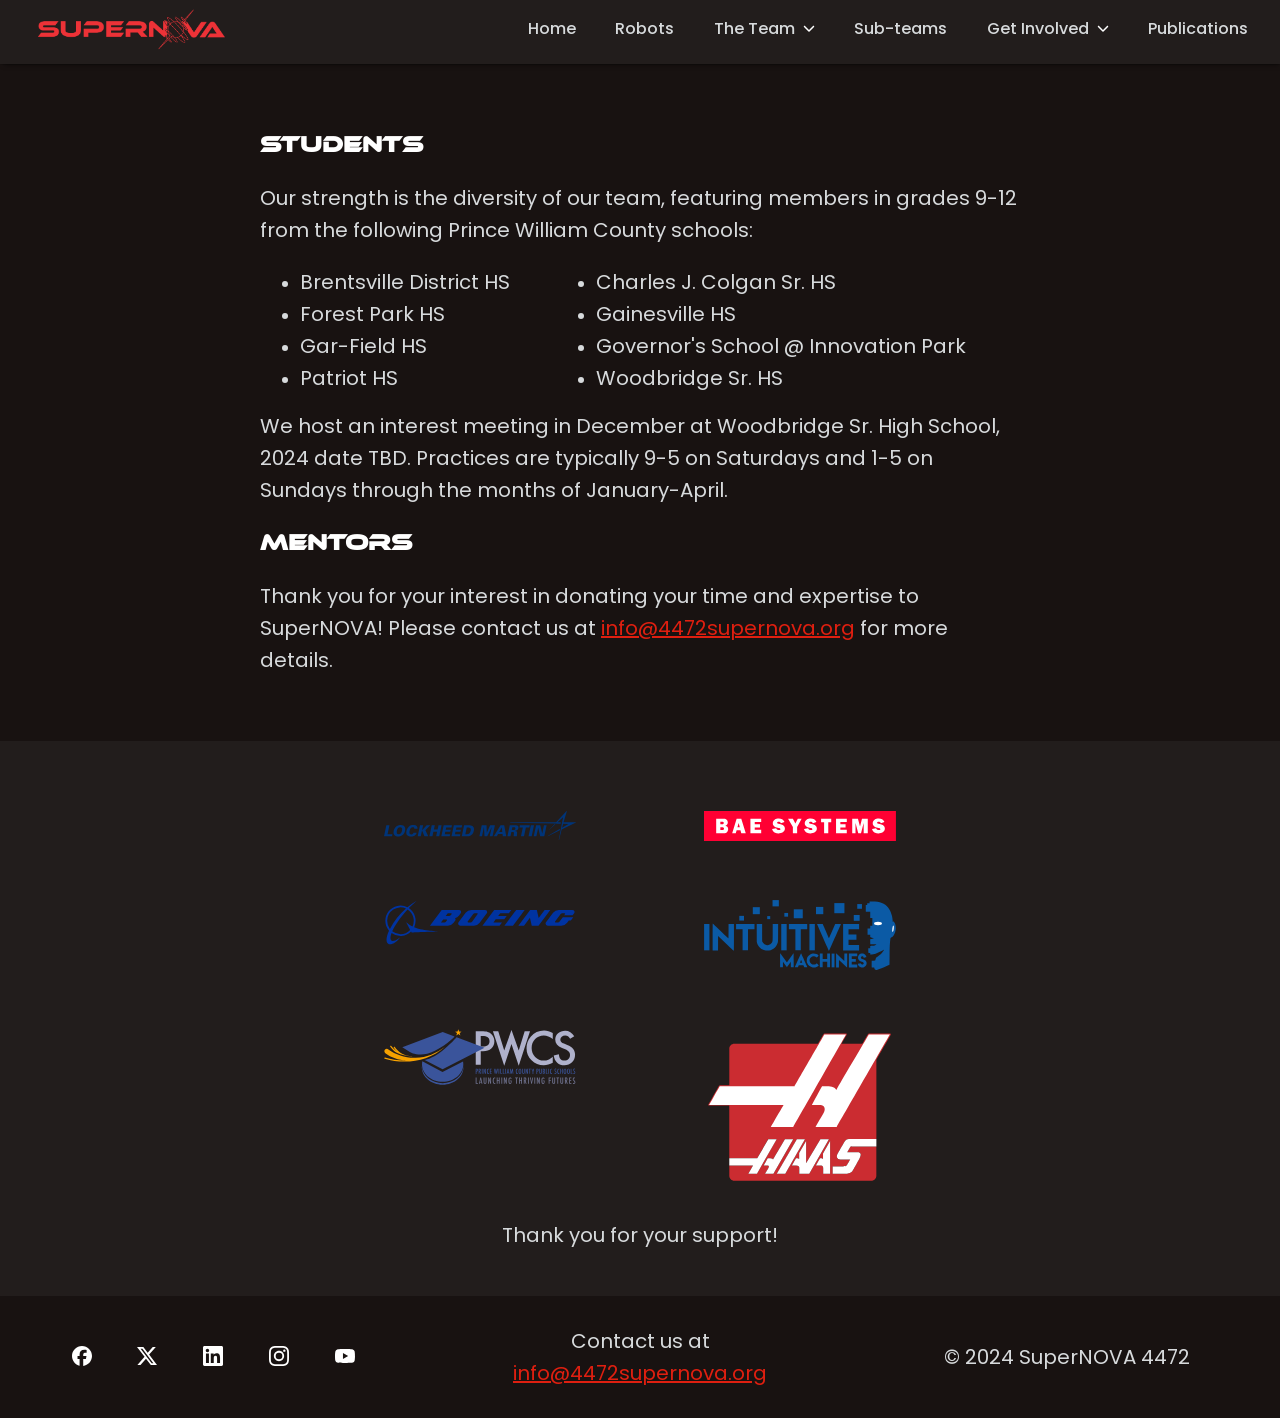
<file: static-website/html/get-involved/join-us.html>
<!DOCTYPE html>
<html lang="en-US">
    <head>
        <meta charset="utf-8">
        <title>Team 4472 - Supernova | FIRST Robotics in Prince William County, VA</title>
        <meta 
            name="description" content="FIRST Robotics Competition team 4472 Supernova welcomes high schoolers from Prince William County, Virginia.
            Committed to FIRST ideals, we offer competitive STEM and engineering opportunities.">
        <meta name="viewport" content="width=device-width, initial-scale=1">
        <!-- Open Graph -->
        <meta property="og:title" content="Team 4472 - Supernova | FIRST Robotics in Prince William County, VA">
        <meta property="og:type" content="website">
        <meta property="og:description" content="Prince William County's next generation of engineers, scientists, and roboteers">
        <meta property="og:url" content="https://supernova4472.com/">
        <meta property="og:image" content="https://supernova4472.com/images/SocialMediaSupernova.png">
        <meta property="og:image:alt" content="">
        <!-- Twitter -->
        <meta name="twitter:card" content="summary_large_image">
        <meta name="twitter:title" content="Team 4472 - Supernova | FIRST Robotics in Prince William County, VA">
        <meta name="twitter:description" content="Prince William County's next generation of engineers, scientists, and roboteers">
        <meta name="twitter:site" content="@superNOVA4472">
        <meta name="twitter:image" content="https://supernova4472.com/images/SocialMediaSupernova.png">

        <link rel="stylesheet" href="../../styles/styles.css">
    </head>
    <body>
        <header class="header">
            <div class="header__inner">
                <a href="../../index.html">
                    <img id="logo" src="../../assets/images/redLogo.svg" alt="4472 logo">
                </a>
                <input class="menu__mobile" type="checkbox" id="menu__mobile">
                <label class="menu__hamburger" for="menu__mobile">
                    <img class="icon menu__icon" src="../../assets/images/bars.svg" alt="">
                </label>
                <nav>
                    <ul class="menu">
                        <li><a class="menu__item" href="../../index.html">Home</a></li>
                        <li><a class="menu__item" href="../robots.html">Robots</a></li>
                        <li class="dropdown">
                            <a href="#" class="menu__item">
                                The Team
                                <img class="chevron" src="../../assets/images/chevron-down.svg" alt="chevron down">
                            </a>
                            <ul class="dropdown__inner">
                                <li>
                                    <a class="dropdown__item" href="../the-team/history.html">
                                        History
                                    </a>
                                </li>
                                <li>
                                    <a class="dropdown__item" href="../the-team/impact.html">
                                        Impact
                                    </a>
                                </li>
                                <li>
                                    <a class="dropdown__item" href="../the-team/leaders.html">
                                        Leaders
                                    </a>
                                </li>
                                <li>
                                    <a class="dropdown__item" href="../the-team/mentors.html">
                                        Mentors
                                    </a>
                                </li>
                                <li>
                                    <a class="dropdown__item" href="../the-team/accomplishments.html">
                                        Accomplishments
                                    </a>
                                </li>
                            </ul>
                        </li>
                        <li><a class="menu__item" href="../sub-teams.html">Sub-teams</a></li>
                        <li class="dropdown">
                            <a class="menu__item" href="#">
                                Get Involved
                                <img class="chevron" src="../../assets/images/chevron-down.svg" alt="chevron down">
                            </a>
                            <ul class="dropdown__inner">
                                <li>
                                    <a class="dropdown__item" href="sponsorship.html">
                                        Sponsorship
                                    </a>
                                </li>
                                <li id="here" class="dropdown__item">Join Us</li>
                            </ul>
                        </li>
                        <li><a class="menu__item" href="../publications.html">Publications</a></li>
                    </ul>
                </nav>
            </div>
        </header>
        <main>
            <div class="wrapper__margin__top wrapper__theme__dark wrapper__flex">
                <article class="article">
                    <section>
                        <h2 class="article__heading">Students</h2>
                        <p class="article__paragraph">
                            Our strength is the diversity of our team, featuring members in grades 9-12 from the following Prince William County schools:
                        </p>
                        <ul class="grid-list__two-column">
                            <li><p>Brentsville District HS</p></li>
                            <li><p>Charles J. Colgan Sr. HS</p></li>
                            <li><p>Forest Park HS</p></li>
                            <li><p>Gainesville HS</p></li>
                            <li><p>Gar-Field HS</p></li>
                            <li><p>Governor's School @ Innovation Park</p></li>
                            <li><p>Patriot HS</p></li>
                            <li><p>Woodbridge Sr. HS</p></li>
                        </ul>
                        <p>
                            We host an interest meeting in December at Woodbridge Sr. High School, 2024 date TBD. Practices are typically 9-5 on Saturdays and 1-5 on Sundays through the months of January-April.
                        </p>
                    </section>
                    <section>
                        <h2 class="article__heading">Mentors</h2>
                        <p class="article__paragraph">
                            Thank you for your interest in donating your time and expertise to SuperNOVA! Please contact us at <a class="__link" href="mailto:info@4472supernova.org">info@4472supernova.org</a> for more details.
                        </p>
                    </section>
                </article>
            </div>
        </main>
        <footer>
            <div class="wrapper wrapper__theme__light">
                <div class="sponsor">
                    <div class="sponsor__item">
                        <a href="https://www.lockheedmartin.com/en-us/index.html" target="_blank">
                            <img class="sponsor__image" src="../../assets/images/sponsor-logos/lm-logo.svg" alt="Lockheed Martin Logo">
                        </a>
                    </div>
                    <div class="sponsor__item">
                        <a href="https://www.baesystems.com/en/home" target="_blank">
                            <img class="sponsor__image" src="../../assets/images/sponsor-logos/bae-systems.svg" alt="Bae Systems Logo">
                        </a>
                    </div>
                    <div class="sponsor__item">
                        <a href="https://www.boeing.com/" target="_blank">
                            <img class="sponsor__image" src="../../assets/images/sponsor-logos/boeing.svg" alt="Boeing Logo">
                        </a>
                    </div>
                    <div class="sponsor__item">
                        <a href="https://www.intuitivemachines.com/" target="_blank">
                            <img class="sponsor__image" src="../../assets/images/sponsor-logos/intuitive-machines.svg" alt="Intuitive Machines Logo">
                        </a>
                    </div>
                    <div class="sponsor__item">
                        <a href="https://www.pwcs.edu/" target="_blank">
                            <img class="sponsor__image" src="../../assets/images/sponsor-logos/pwcs.svg" alt="PWCS Logo">
                        </a>
                    </div>
                    <div class="sponsor__item">
                        <a href="https://www.haascnc.com/index.html" target="_blank">
                            <img class="sponsor__image" src="../../assets/images/sponsor-logos/haas-seeklogo.svg" alt="HAAS Logo">
                        </a>
                    </div>
                    <p class="sponsor__text">Thank you for your support!</p>
                </div>
                <div class="wrapper wrapper__theme__dark footer">
                    <div class="footer__container">
                        <nav>
                            <ul class="socials">
                                <li>
                                    <a href="https://www.facebook.com/SuperNOVA4472/" target="_blank">
                                        <img class="socials__image" src="../../assets/images/socials/facebook.svg" alt="Facebook">
                                    </a>
                                </li>
                                <li>
                                    <a href="https://x.com/4472supernova" target="_blank">
                                        <img class="socials__image" src="../../assets/images/socials/x.svg" alt="X, formerly known as Twitter">
                                    </a>
                                </li>
                                <li>
                                    <a href="https://www.linkedin.com/company/supernova-4472" target="_blank">
                                        <img class="socials__image" src="../../assets/images/socials/linkedin.svg" alt="LinkedIn">
                                    </a>
                                </li>
                                <li>
                                    <a href="https://www.instagram.com/supernova4472frc/" target="_blank">
                                        <img class="socials__image" src="../../assets/images/socials/instagram.svg" alt="Instagram">
                                    </a>
                                </li>
                                <li>
                                    <a href="https://youtube.com/@supernova-ec3fu?si=bMY0FeeK98PVpZtS" target="_blank">
                                        <img class="socials__image" src="../../assets/images/socials/youtube.svg" alt="YouTube">
                                    </a>
                                </li>
                            </ul>
                        </nav>
                    </div>
                    <div class="footer__container">
                        <p class="footer__text">Contact us at <a class="__link" href="mailto:info@4472supernova.org">info@4472supernova.org</a></p>
                    </div>
                    <div class="footer__container">
                        <p class="footer__text">&#169 2024 SuperNOVA 4472</p>
                    </div>
                </div>
            </div>
        </footer>
    </body>
</html>
</file>
<file: styles/styles.css>
@import url('https://fonts.googleapis.com/css2?family=Inter:wght@100..900&display=swap');

@import url('https://fonts.googleapis.com/css2?family=Poppins:ital,wght@0,100;0,200;0,300;0,400;0,500;0,600;0,700;0,800;0,900;1,100;1,200;1,300;1,400;1,500;1,600;1,700;1,800;1,900&display=swap');

@font-face {
  font-family: Ethnocentric;
  src: url("../assets/fonts/ethnocentric-rg.ttf") format("truetype");
}

:root {
  --dark-color: #181211;
  --tertiary-color: #26201F;
  --secondary-color: #221D1C;
  --text-color: #D7DADC;
  --heading-color: #FFFFFF;
  --supernova-red: rgba(223, 31, 16);

  --small-font: clamp(12px, 3vw, 20px);
  --button-font: clamp(12px, 3vw, 20px);
  --small-header-font: clamp(18px, 4vw, 22px);
  --big-header-font: clamp(20px, 4vw, 28px);

  --shadow-color: 9deg 29% 1%;
  --shadow-elevation-low:
    0.1px 0.2px 0.3px hsl(var(--shadow-color) / 0.34),
    0.1px 0.3px 0.4px -1.2px hsl(var(--shadow-color) / 0.34),
    0.4px 0.8px 1px -2.5px hsl(var(--shadow-color) / 0.34);
  --shadow-elevation-medium:
    0.1px 0.2px 0.3px hsl(var(--shadow-color) / 0.36),
    0.3px 0.7px 0.9px -0.8px hsl(var(--shadow-color) / 0.36),
    0.7px 1.7px 2.1px -1.7px hsl(var(--shadow-color) / 0.36),
    1.8px 4.1px 5px -2.5px hsl(var(--shadow-color) / 0.36);
  --shadow-elevation-high:
    0.1px 0.2px 0.3px hsl(var(--shadow-color) / 0.34),
    0.5px 1.2px 1.5px -0.4px hsl(var(--shadow-color) / 0.34),
    1px 2.2px 2.7px -0.7px hsl(var(--shadow-color) / 0.34),
    1.6px 3.6px 4.4px -1.1px hsl(var(--shadow-color) / 0.34),
    2.6px 5.8px 7.2px -1.4px hsl(var(--shadow-color) / 0.34),
    4px 9.1px 11.2px -1.8px hsl(var(--shadow-color) / 0.34),
    6.1px 13.8px 17px -2.1px hsl(var(--shadow-color) / 0.34),
    9px 20.3px 25px -2.5px hsl(var(--shadow-color) / 0.34);
}

body {
  margin: 0;
  padding: 0;
  border: 0;

  width: 100%;
  height: 100%;

  font-size: 100%;
  font-family: Poppins, -apple-system, BlinkMacSystemFont, "Segoe UI", Roboto, Helvetica, Arial, sans-serif, "Apple Color Emoji", "Segoe UI Emoji", "Segoe UI Symbol";
  line-height: 1.6;
  color: var(--text-color);
}

p {
  font-size: var(--small-font);
  margin: 0;
}

h1,
h2,
h3 {
  font-family: Ethnocentric, -apple-system, BlinkMacSystemFont, "Segoe UI", Roboto, Helvetica, Arial, sans-serif, "Apple Color Emoji", "Segoe UI Emoji", "Segoe UI Symbol";
  color: var(--heading-color);
}

h4 {
  font-size: var(--small-header-font);
}

a {
  text-decoration: none;
  color: unset;
}

button {
  all: unset;
}

/*
HEADER
*/

.header {
  top: 0;
  position: fixed;
  display: block;
  width: 100%;
  height: 64px;
  background-color: var(--secondary-color);
  z-index: 999;
  box-shadow: var(--shadow-elevation-medium);
}

.header__inner {
  display: flex;
  flex-direction: row;
  margin-left: 2.5%;
  margin-right: 2.5%;
  justify-content: space-between;
  align-content: center;
}

.menu__item {
  text-decoration: none;
  font-weight: 500;
  color: var(--text-color);
  width: 100%;
}

.menu__mobile {
  display: none;
}

/*
DESKTOP
*/

@media screen and (min-width: 1011px) {

/*
MENU
*/

  .menu {
    width: 45em;
    list-style: none;
    display: flex;
    flex-direction: row;
    justify-content: space-between;
    align-content: center;
  }
  
  .menu__hamburger {
    display: none;
  }

  /*
  DROPDOWN
  */

  .dropdown__inner {
    opacity: 0;
    display: none;
    visibility: hidden;
    list-style: none;
  }
  
  .dropdown__item {
    padding: 0.5rem 1.5rem 0.5rem 1.5rem;
    display: list-item;
    width: auto;
  }
  
  .dropdown__item:hover {
    background-color: var(--secondary-color);
  }
  
  .dropdown:hover > .dropdown__inner,
  .dropdown:focus-within > .dropdown__inner,      
  .dropdown__inner:hover {
    display: flex;
    opacity: 1;
    visibility: visible;
    background-color: var(--dark-color);
    position: absolute;
    flex-direction: column;
    margin: 0;
    padding-top: 22.5px;
    padding-left: 0;
    width: fit-content;
    justify-content: space-around;
    background-clip: content-box;
    box-shadow: var(--shadow-elevation-medium);
  }
  
  .dropdown:hover .chevron,
  .dropdown:focus-within .chevron {
    transform: rotate(180deg);
  }
}

@media screen and (max-width: 1010px)
{
  .menu {
    top: 64px;
    left: -100%;
    margin: 0;
    display: flex; 
    flex-direction: column;
    align-items: center;
    justify-content: space-evenly;
    padding: 0.5rem 0 0.5rem 0;
    width: 100vw;
    height: calc(100vh - 64px);
    background-color: var(--dark-color);
    position: fixed;
    transition: left 700ms;
    list-style: none;
  }
  
  .menu__mobile:checked + label + nav > .menu {
    left: 0;
  }
  
  body:has(.menu__mobile:checked) {
    overflow: hidden;
    touch-action: none;
    height: 100%;
  }
  
  .menu__hamburger {
    position: fixed;
    display: block;
    width: fit-content;
    height: fit-content;
    top: 15px;
    right: 3.2vw;
    cursor: pointer;
  }
  
  .menu__icon {
    object-fit: cover;
    padding: 0.1rem;
    width: 1.25rem;
    height: 1.25rem;
  }

  .menu__item,
  #here {
    margin: 0;
    padding: 0;
    text-align: center;
  }

  .dropdown {
    display: flex;
    flex-direction: column;
    align-items: center;
  }
  
  .dropdown__inner {
    opacity: 1;
    display: flex;
    flex-direction: column;
    align-items: center;
    visibility: visible;
    position: relative;
    list-style: none;
    margin-left: 0;
    padding: 0;
  }

  .dropdown__item {
    margin: 0;
    padding: 0;
    text-align: center;
    font-weight: 200;
  }
  
  .dropdown > .menu__item:hover {
    cursor: default;
  }
}

/*
BUTTON
*/

.button {
  font-size: var(--button-font);
  padding: 0.25rem 1rem 0.25rem 1rem;
  border: solid var(--supernova-red);
  color: var(--heading-color);
  transition: background-color 50ms ease-in-out,
  color 50ms ease-in-out;
}

.button:hover {
  background-color: var(--supernova-red);
}

.button__border__white {
  border: solid white;
}

.button__border__white:hover {
  background-color: white;
  color: var(--supernova-red);
}

.button__margin {
  margin-left: 2vw;
  margin-right: 2vw;
}

/*
GRID LIST
*/

.grid-list__two-column {
  display: grid;
  grid-template-columns: auto auto;
  column-gap: 2rem;
}

/*
WRAPPER
*/

.wrapper {
  margin: 0;
}

.wrapper__theme__light {
  background-color: var(--secondary-color);
}

.wrapper__theme__dark {
  background-color: var(--dark-color);
}

.wrapper__margin__top {
  margin-top: 64px;
}

.wrapper__flex {
  display: flex;
  justify-content: center;
}

/*
CONTENT
*/

@media screen and (max-width: 980px) {
  .content__image__left,
  .content__image__right {
    flex-wrap: wrap;
  }

  .content__inner,
  .content__text {
    flex: 1 1 100% !important;
  }
}

.content {
  display: flex;
}

.content__image__left {
  flex-direction: row;
}

.content__image__right {
  flex-direction: row-reverse;
}

.content__column {
  flex-direction: column;
}

.content__heading {
  font-size: var(--big-header-font);
  margin: 0;
}

.content__inner {
  flex: 0 0 50vw;
}

.content__image {
  width: 100%;
  height: 100%;
  object-fit: cover;
}

.content__paragraph {
  margin: 20px 0 20px 0;
}

.content__text {
  display: flex;
  justify-content: center;
  flex-direction: column;
  padding-right: 10vw;
  padding-left: 10vw;
  padding-top: 5vh;
  padding-bottom: 5vh;
  flex-basis: 50vw;
}

.content__anchor {
  width: fit-content;
  margin-top: 0.5rem;
  margin-bottom: 0.5rem;
}

.content__text__center {
  text-align: center;
}

.content__align__center {
  align-content: center;
}

.content__align__items__center {
  align-items: center;
}

.content__justify__center {
  justify-content: center;
}

.content__allow-wrap {
  flex-wrap: wrap;
}

/*
ARTICLE
*/

.article {
  display: flex;
  flex-direction: column;
  max-width: 760px;
  width: 90vw;
  padding-top: 5vh;
  padding-bottom: 5vh;
}

.article__title {
  font-size: var(--big-header-font);
}

.article__inner {
  width: 100%;
  height: 100%;
  display: flex;
  flex-direction: column;
}

.article__image {
  box-shadow: var(--shadow-elevation-medium);
  object-fit: cover;
}

.article__heading {
  font-size: var(--small-header-font);
}

.article__paragraph {
  margin: 20px 0 20px 0;
}

/*
BLOG
*/

.blog {
  display: flex;
  flex-wrap: wrap;
  width: 90vw;
  justify-content: center;
}

.blog__title {
  padding-top: 2rem;
  font-size: var(--big-header-font);
  text-align: center;
}

.blog__card-display {
  display: flex;
  max-width: 760px;
  align-items: center;
  justify-content: flex-start;
  flex: 1 0;
  flex-direction: column;
}

.blog__card {
  min-width: 23em;
  width: 40vw;
  margin: 1rem 0;
  border-radius: 15px 15px 15px 15px;
  background-color: var(--tertiary-color);
  box-shadow: var(--shadow-elevation-medium);
}

.blog__heading {
  margin: 0;
  padding-top: 1rem;
}

.blog__excerpt {
  padding: 1rem 0;
}

.blog__button {
  align-self: flex-end;
}

.blog__caption {
  padding: 0 !important;
}

.blog__image {
  width: 100%;
  border-radius: 15px 15px 15px 15px;
  object-fit: cover;
  position: static;
}

.blog__inner {
  padding: 0rem 2rem 1.25rem;
  display: flex;
  flex-direction: column;
}

/*
SIDE-BAR
*/

@media screen and (max-width: 761px) {
  .side-bar {
    flex: 1 0 !important;
    background-color: transparent !important;
    box-shadow: none !important;
  }

  .side-bar__menu {
    display: flex;
    justify-content: flex-start;
    flex-wrap: wrap;
    gap: 1em;
  }
}

.side-bar {
  display: flex;
  position: sticky;
  top: 5rem;
  flex: 0 1;
  flex-direction: column;
  padding: 0 2rem;
  border-radius: 15px 15px 15px 15px;
  margin: 2rem;
  height: fit-content;
  box-shadow: var(--shadow-elevation-medium);
  background-color: var(--tertiary-color);
  
}

.side-bar__menu {
  list-style: none;
  padding: 0;
}

.side-bar__title {
  font-size: clamp(14px, 1.75vw, 18px);
}

.side-bar__heading {
  margin: 0;
  padding: 0;
  font-size: clamp(12px, 1.75vw, 16px);
}

.side-bar__heading__underlined {
  text-decoration: underline;
}

.side-bar__item {
  margin-top: 1rem;
  margin-bottom: 1rem;
}

/*
CARDS
*/

.cards {
  display: flex;
  flex-wrap: wrap;
  align-items: flex-start;
  justify-content: center;
}

.cards__card {
  display: flex;
  flex-direction: column;
  align-items: flex-start;
  flex: 0 1 23em;
  margin-left: 2.5vw;
  margin-right: 2.5vw;
  margin-top: 3rem;
  margin-bottom: 3rem;
  background-color: var(--tertiary-color);
  border-radius: 15px 15px 15px 15px;
  box-shadow: var(--shadow-elevation-medium);
}

.cards__inner {
  position: relative;
  display: flex;
  flex-direction: column;
  justify-content: flex-end;
  align-items: center;
  width: 100%;
}

.cards__image {
  z-index: 0;
  border-radius: 15px 15px 15px 15px;
  width: 100%;
}

.cards__robot {
  padding-bottom: 2rem;
}

.cards__image__gradient {
  mask-image: linear-gradient(to top, transparent 0%, black 100%);
}

.cards__aspect__16-9 {
  aspect-ratio: 16/9;
}

.cards__aspect__1-1 {
  aspect-ratio: 1/1;
}

.cards__field {
  display: flex;
  margin: 0.5rem 1rem 0.5rem 1rem;
  align-items: center;
}

.cards__label {
  border: solid var(--supernova-red);
  display: inline;
}

.cards__label-text {
  padding: 0.2rem 0.5rem 0.2rem 0.5rem;
  font-size: clamp(12px, 3vw, 16px);
}

.cards__iframe {
  aspect-ratio: 16/9;
}

.cards__title {
  padding-top: 2rem;
  font-size: 28px;
  text-align: center;
}

.cards__subtitle {
  text-align: center;
  padding: 0rem 5rem 0rem 5rem;
}

.cards__heading {
  position: absolute;
  margin: 0;
  font-size: 170%;
  text-shadow: var(--shadow-elevation-medium);
}

.cards__subheading {
  position: absolute;
  top: 0.25rem;
  right: 1.5rem;
  font-size: 120%;
}

.cards__list {
  list-style: none;
  padding-left: 1rem;
}

.cards__paragraph {
  padding: 0.5rem 1rem 1rem 1rem;
  font-size: clamp(12px, 3vw, 16px);
}

.cards__caption {
  padding: 0.5rem 1rem 0.5rem 1rem !important;
  font-size: clamp(12px, 3vw, 16px) !important;
  display: block !important;
}

.cards__anchor {
  margin: 0 1rem 1rem 0;
  width: fit-content;
  align-self: flex-end;
  justify-self: flex-end;
}

/*
NAV CARD
*/

.nav__card {
  display: block;
  margin-left: 2.5vw;
  margin-right: 2.5vw;
  margin-top: 5rem;
  margin-bottom: 5rem;
  flex: 1 1 15rem;
  max-width: 300px;
  background-color: var(--tertiary-color);
  overflow: hidden;
  border-radius: 15px 15px 15px 15px;
  transition: transform 100ms ease-in-out, box-shadow 100ms ease-in-out;
  box-shadow: var(--shadow-elevation-medium);
}

.nav__card:hover {
  transform: translateY(-15px);
  box-shadow: var(--shadow-elevation-high);
}

.nav__image {
  width: 100%;
  object-fit: cover;
}

.nav__heading {
  text-align: center;
}

/*
SPONSOR
*/

.sponsor {
  display: flex;
  justify-content: center;
  flex-wrap: wrap;
  padding-top: 5vh;
  padding-left: 20vw;
  padding-right: 20vw;
}

.sponsor__text {
  margin: 0;
  padding-bottom: 5vh;
}

.sponsor__item {
  flex: 0 1 clamp(8rem, 15vw, 15vw);
  margin-left: 5vw;
  margin-right: 5vw;
  margin-top: 2vw;
  margin-bottom: 2vw;
}

.sponsor__image {
  width: 100%;
}

/*
FOOTER
*/

.footer {
  display: flex;
  flex-wrap: wrap-reverse;
  justify-content: space-between;
  padding: 20px 0 15px 0;
}

.footer * {
  text-align: center;
  align-self: center;
}

.footer__container {
  flex: 1 1 20rem;
  padding: 1vh 2vw 1vh 2vw;
}

.footer__text {
  margin-bottom: 5px;
}

/*
SOCIALS
*/

.socials {
  padding: 0;
  margin: 0;
  list-style: none;
  display: flex;
  flex-wrap: wrap;
  justify-content: space-evenly;
  align-content: center;
}

.socials__image {
  width: 1.5vw;
  min-width: 20px;
  filter: invert(1);
}

/*
HERO
*/

.hero {
  height: 99vh;
  width: 100%;
  display: flex;
  flex-direction: column;
  justify-content: center;
  align-content: center;
}

.hero__header {
  padding-top: 5%;
  padding-left: 1.5vw;
  text-align: center;
  font-size: clamp(250%, 7.5vw, 500%);
  color: var(--heading-color);
  display: inline-block;
  transform-origin: 50% 100%;
  margin: 0;
}

.hero__subheader {
  font-weight: 200;
  padding-left: 1.5vw;
  font-size: clamp(75%, 4vw, 175%);
  text-align: center;
  margin: 0 0 20px 0;
  color: var(--heading-color);
}

.hero__anchor {
  align-self: center;
  margin-left: 1.5vw;
}

.hero__inner {
  width: 100%;
  height: 100%;
  position: absolute;
  display: flex;
  align-items: flex-end;
  justify-content: flex-end;
  z-index: -999;
}

.hero__image {
  width: 100%;
  height: 100%;
  object-fit: cover;
  position: absolute;
  z-index: -999;
}

/*
MISC
*/

.caption {
  display: inline;
  color: var(--text-color);
  padding: 0.5rem;
  z-index: 998;
  font-style: italic;
}

.chevron {
  display:inline;
  width: 0.75rem;
  padding-left: 0.25rem;
  filter: invert(1);
  transition: transform .3s ease-in-out;
}

.icon {
  display:inline;
  width: 0.75rem;
  padding-left: 0.25rem;
  filter: invert(1);
}

/*
ATTRIBUTES
mark with "__"
*/

.__hidden {
  position: absolute !important;
  top: -9999px !important;
  left: -9999px !important;
}

.__link {
  color: var(--supernova-red);
  text-decoration: underline;
}

.__rounded-corners {
  border-radius: 30px;
}

/*
KEYFRAMES
*/

@keyframes fadeInAndOut {

  0% {
    opacity: 0;
  }
  10% {
    opacity: 1;
  }

  90% {
    opacity: 1;
  }

  100% {
    opacity: 0;
  }

}

.__fade-in-and-out {
  animation: 2000ms linear 0s infinite forwards fadeInAndOut; 
}

/*
IDS
*/

#logo {
  margin-top: 5px;
  height: 50px;
}

#here {
  text-decoration: underline;
  font-weight: 700 !important;
}
</file>
<file: static-website/styles/styles.css>
@import url('https://fonts.googleapis.com/css2?family=Inter:wght@100..900&display=swap');

@import url('https://fonts.googleapis.com/css2?family=Poppins:ital,wght@0,100;0,200;0,300;0,400;0,500;0,600;0,700;0,800;0,900;1,100;1,200;1,300;1,400;1,500;1,600;1,700;1,800;1,900&display=swap');

@font-face {
  font-family: Ethnocentric;
  src: url("../assets/fonts/ethnocentric-rg.ttf") format("truetype");
}

:root {
  --dark-color: #181211;
  --tertiary-color: #26201F;
  --secondary-color: #221D1C;
  --text-color: #D7DADC;
  --heading-color: #FFFFFF;
  --supernova-red: rgba(223, 31, 16);

  --small-font: clamp(12px, 3vw, 20px);
  --button-font: clamp(12px, 3vw, 20px);
  --small-header-font: clamp(18px, 4vw, 22px);
  --big-header-font: clamp(20px, 4vw, 28px);

  --shadow-color: 9deg 29% 1%;
  --shadow-elevation-low:
    0.1px 0.2px 0.3px hsl(var(--shadow-color) / 0.34),
    0.1px 0.3px 0.4px -1.2px hsl(var(--shadow-color) / 0.34),
    0.4px 0.8px 1px -2.5px hsl(var(--shadow-color) / 0.34);
  --shadow-elevation-medium:
    0.1px 0.2px 0.3px hsl(var(--shadow-color) / 0.36),
    0.3px 0.7px 0.9px -0.8px hsl(var(--shadow-color) / 0.36),
    0.7px 1.7px 2.1px -1.7px hsl(var(--shadow-color) / 0.36),
    1.8px 4.1px 5px -2.5px hsl(var(--shadow-color) / 0.36);
  --shadow-elevation-high:
    0.1px 0.2px 0.3px hsl(var(--shadow-color) / 0.34),
    0.5px 1.2px 1.5px -0.4px hsl(var(--shadow-color) / 0.34),
    1px 2.2px 2.7px -0.7px hsl(var(--shadow-color) / 0.34),
    1.6px 3.6px 4.4px -1.1px hsl(var(--shadow-color) / 0.34),
    2.6px 5.8px 7.2px -1.4px hsl(var(--shadow-color) / 0.34),
    4px 9.1px 11.2px -1.8px hsl(var(--shadow-color) / 0.34),
    6.1px 13.8px 17px -2.1px hsl(var(--shadow-color) / 0.34),
    9px 20.3px 25px -2.5px hsl(var(--shadow-color) / 0.34);
}

body {
  margin: 0;
  padding: 0;
  border: 0;

  width: 100%;
  height: 100%;

  font-size: 100%;
  font-family: Poppins, -apple-system, BlinkMacSystemFont, "Segoe UI", Roboto, Helvetica, Arial, sans-serif, "Apple Color Emoji", "Segoe UI Emoji", "Segoe UI Symbol";
  line-height: 1.6;
  color: var(--text-color);
}

p {
  font-size: var(--small-font);
  margin: 0;
}

h1,
h2,
h3 {
  font-family: Ethnocentric, -apple-system, BlinkMacSystemFont, "Segoe UI", Roboto, Helvetica, Arial, sans-serif, "Apple Color Emoji", "Segoe UI Emoji", "Segoe UI Symbol";
  color: var(--heading-color);
}

h4 {
  font-size: var(--small-header-font);
}

a {
  text-decoration: none;
  color: unset;
}

button {
  all: unset;
}

/*
HEADER
*/

.header {
  top: 0;
  position: fixed;
  display: block;
  width: 100%;
  height: 64px;
  background-color: var(--secondary-color);
  z-index: 999;
  box-shadow: var(--shadow-elevation-medium);
}

.header__inner {
  display: flex;
  flex-direction: row;
  margin-left: 2.5%;
  margin-right: 2.5%;
  justify-content: space-between;
  align-content: center;
}

.menu__item {
  text-decoration: none;
  font-weight: 500;
  color: var(--text-color);
  width: 100%;
}

.menu__mobile {
  display: none;
}

/*
DESKTOP
*/

@media screen and (min-width: 1011px) {

/*
MENU
*/

  .menu {
    width: 45em;
    list-style: none;
    display: flex;
    flex-direction: row;
    justify-content: space-between;
    align-content: center;
  }
  
  .menu__hamburger {
    display: none;
  }

  /*
  DROPDOWN
  */

  .dropdown__inner {
    opacity: 0;
    display: none;
    visibility: hidden;
    list-style: none;
  }
  
  .dropdown__item {
    padding: 0.5rem 1.5rem 0.5rem 1.5rem;
    display: list-item;
    width: auto;
  }
  
  .dropdown__item:hover {
    background-color: var(--secondary-color);
  }
  
  .dropdown:hover > .dropdown__inner,
  .dropdown:focus-within > .dropdown__inner,      
  .dropdown__inner:hover {
    display: flex;
    opacity: 1;
    visibility: visible;
    background-color: var(--dark-color);
    position: absolute;
    flex-direction: column;
    margin: 0;
    padding-top: 22.5px;
    padding-left: 0;
    width: fit-content;
    justify-content: space-around;
    background-clip: content-box;
    box-shadow: var(--shadow-elevation-medium);
  }
  
  .dropdown:hover .chevron,
  .dropdown:focus-within .chevron {
    transform: rotate(180deg);
  }
}

@media screen and (max-width: 1010px)
{
  .menu {
    top: 64px;
    left: -100%;
    margin: 0;
    display: flex; 
    flex-direction: column;
    align-items: center;
    justify-content: space-evenly;
    padding: 0.5rem 0 0.5rem 0;
    width: 100vw;
    height: calc(100vh - 64px);
    background-color: var(--dark-color);
    position: fixed;
    transition: left 700ms;
    list-style: none;
  }
  
  .menu__mobile:checked + label + nav > .menu {
    left: 0;
  }
  
  body:has(.menu__mobile:checked) {
    overflow: hidden;
    touch-action: none;
    height: 100%;
  }
  
  .menu__hamburger {
    position: fixed;
    display: block;
    width: fit-content;
    height: fit-content;
    top: 15px;
    right: 3.2vw;
    cursor: pointer;
  }
  
  .menu__icon {
    object-fit: cover;
    padding: 0.1rem;
    width: 1.25rem;
    height: 1.25rem;
  }

  .menu__item,
  #here {
    margin: 0;
    padding: 0;
    text-align: center;
  }

  .dropdown {
    display: flex;
    flex-direction: column;
    align-items: center;
  }
  
  .dropdown__inner {
    opacity: 1;
    display: flex;
    flex-direction: column;
    align-items: center;
    visibility: visible;
    position: relative;
    list-style: none;
    margin-left: 0;
    padding: 0;
  }

  .dropdown__item {
    margin: 0;
    padding: 0;
    text-align: center;
    font-weight: 200;
  }
  
  .dropdown > .menu__item:hover {
    cursor: default;
  }
}

/*
BUTTON
*/

.button {
  font-size: var(--button-font);
  padding: 0.25rem 1rem 0.25rem 1rem;
  border: solid var(--supernova-red);
  color: var(--heading-color);
  transition: background-color 50ms ease-in-out,
  color 50ms ease-in-out;
}

.button:hover {
  background-color: var(--supernova-red);
}

.button__border__white {
  border: solid white;
}

.button__border__white:hover {
  background-color: white;
  color: var(--supernova-red);
}

.button__margin {
  margin-left: 2vw;
  margin-right: 2vw;
}

/*
GRID LIST
*/

.grid-list__two-column {
  display: grid;
  grid-template-columns: auto auto;
  column-gap: 2rem;
}

/*
WRAPPER
*/

.wrapper {
  margin: 0;
}

.wrapper__theme__light {
  background-color: var(--secondary-color);
}

.wrapper__theme__dark {
  background-color: var(--dark-color);
}

.wrapper__margin__top {
  margin-top: 64px;
}

.wrapper__flex {
  display: flex;
  justify-content: center;
}

/*
CONTENT
*/

@media screen and (max-width: 980px) {
  .content__image__left,
  .content__image__right {
    flex-wrap: wrap;
  }

  .content__inner,
  .content__text {
    flex: 1 1 100% !important;
  }
}

.content {
  display: flex;
}

.content__image__left {
  flex-direction: row;
}

.content__image__right {
  flex-direction: row-reverse;
}

.content__column {
  flex-direction: column;
}

.content__heading {
  font-size: var(--big-header-font);
  margin: 0;
}

.content__inner {
  flex: 0 0 50vw;
}

.content__image {
  width: 100%;
  height: 100%;
  object-fit: cover;
}

.content__paragraph {
  margin: 20px 0 20px 0;
}

.content__text {
  display: flex;
  justify-content: center;
  flex-direction: column;
  padding-right: 10vw;
  padding-left: 10vw;
  padding-top: 5vh;
  padding-bottom: 5vh;
  flex-basis: 50vw;
}

.content__anchor {
  width: fit-content;
  margin-top: 0.5rem;
  margin-bottom: 0.5rem;
}

.content__text__center {
  text-align: center;
}

.content__align__center {
  align-content: center;
}

.content__align__items__center {
  align-items: center;
}

.content__justify__center {
  justify-content: center;
}

.content__allow-wrap {
  flex-wrap: wrap;
}

/*
ARTICLE
*/

.article {
  display: flex;
  flex-direction: column;
  max-width: 760px;
  width: 90vw;
  padding-top: 5vh;
  padding-bottom: 5vh;
}

.article__title {
  font-size: var(--big-header-font);
}

.article__inner {
  width: 100%;
  height: 100%;
  display: flex;
  flex-direction: column;
}

.article__image {
  box-shadow: var(--shadow-elevation-medium);
  object-fit: cover;
}

.article__heading {
  font-size: var(--small-header-font);
}

.article__paragraph {
  margin: 20px 0 20px 0;
}

/*
BLOG
*/

.blog {
  display: flex;
  flex-wrap: wrap;
  width: 90vw;
  justify-content: center;
}

.blog__title {
  padding-top: 2rem;
  font-size: var(--big-header-font);
  text-align: center;
}

.blog__card-display {
  display: flex;
  max-width: 760px;
  align-items: center;
  justify-content: flex-start;
  flex: 1 0;
  flex-direction: column;
}

.blog__card {
  min-width: 23em;
  width: 40vw;
  margin: 1rem 0;
  border-radius: 15px 15px 15px 15px;
  background-color: var(--tertiary-color);
  box-shadow: var(--shadow-elevation-medium);
}

.blog__heading {
  margin: 0;
  padding-top: 1rem;
}

.blog__excerpt {
  padding: 1rem 0;
}

.blog__button {
  align-self: flex-end;
}

.blog__caption {
  padding: 0 !important;
}

.blog__image {
  width: 100%;
  border-radius: 15px 15px 15px 15px;
  object-fit: cover;
  position: static;
}

.blog__inner {
  padding: 0rem 2rem 1.25rem;
  display: flex;
  flex-direction: column;
}

/*
SIDE-BAR
*/

@media screen and (max-width: 761px) {
  .side-bar {
    flex: 1 0 !important;
    background-color: transparent !important;
    box-shadow: none !important;
  }

  .side-bar__menu {
    display: flex;
    justify-content: flex-start;
    flex-wrap: wrap;
    gap: 1em;
  }
}

.side-bar {
  display: flex;
  position: sticky;
  top: 5rem;
  flex: 0 1;
  flex-direction: column;
  padding: 0 2rem;
  border-radius: 15px 15px 15px 15px;
  margin: 2rem;
  height: fit-content;
  box-shadow: var(--shadow-elevation-medium);
  background-color: var(--tertiary-color);
  
}

.side-bar__menu {
  list-style: none;
  padding: 0;
}

.side-bar__title {
  font-size: clamp(14px, 1.75vw, 18px);
}

.side-bar__heading {
  margin: 0;
  padding: 0;
  font-size: clamp(12px, 1.75vw, 16px);
}

.side-bar__heading__underlined {
  text-decoration: underline;
}

.side-bar__item {
  margin-top: 1rem;
  margin-bottom: 1rem;
}

/*
CARDS
*/

.cards {
  display: flex;
  flex-wrap: wrap;
  align-items: flex-start;
  justify-content: center;
}

.cards__card {
  display: flex;
  flex-direction: column;
  align-items: flex-start;
  flex: 0 1 23em;
  margin-left: 2.5vw;
  margin-right: 2.5vw;
  margin-top: 3rem;
  margin-bottom: 3rem;
  background-color: var(--tertiary-color);
  border-radius: 15px 15px 15px 15px;
  box-shadow: var(--shadow-elevation-medium);
}

.cards__inner {
  position: relative;
  display: flex;
  flex-direction: column;
  justify-content: flex-end;
  align-items: center;
  width: 100%;
}

.cards__image {
  z-index: 0;
  border-radius: 15px 15px 15px 15px;
  width: 100%;
}

.cards__robot {
  padding-bottom: 2rem;
}

.cards__image__gradient {
  mask-image: linear-gradient(to top, transparent 0%, black 100%);
}

.cards__aspect__16-9 {
  aspect-ratio: 16/9;
}

.cards__aspect__1-1 {
  aspect-ratio: 1/1;
}

.cards__field {
  display: flex;
  margin: 0.5rem 1rem 0.5rem 1rem;
  align-items: center;
}

.cards__label {
  border: solid var(--supernova-red);
  display: inline;
}

.cards__label-text {
  padding: 0.2rem 0.5rem 0.2rem 0.5rem;
  font-size: clamp(12px, 3vw, 16px);
}

.cards__iframe {
  aspect-ratio: 16/9;
}

.cards__title {
  padding-top: 2rem;
  font-size: 28px;
  text-align: center;
}

.cards__subtitle {
  text-align: center;
  padding: 0rem 5rem 0rem 5rem;
}

.cards__heading {
  position: absolute;
  margin: 0;
  font-size: 170%;
  text-shadow: var(--shadow-elevation-medium);
}

.cards__subheading {
  position: absolute;
  top: 0.25rem;
  right: 1.5rem;
  font-size: 120%;
}

.cards__list {
  list-style: none;
  padding-left: 1rem;
}

.cards__paragraph {
  padding: 0.5rem 1rem 1rem 1rem;
  font-size: clamp(12px, 3vw, 16px);
}

.cards__caption {
  padding: 0.5rem 1rem 0.5rem 1rem !important;
  font-size: clamp(12px, 3vw, 16px) !important;
  display: block !important;
}

.cards__anchor {
  margin: 0 1rem 1rem 0;
  width: fit-content;
  align-self: flex-end;
  justify-self: flex-end;
}

/*
NAV CARD
*/

.nav__card {
  display: block;
  margin-left: 2.5vw;
  margin-right: 2.5vw;
  margin-top: 5rem;
  margin-bottom: 5rem;
  flex: 1 1 15rem;
  max-width: 300px;
  background-color: var(--tertiary-color);
  overflow: hidden;
  border-radius: 15px 15px 15px 15px;
  transition: transform 100ms ease-in-out, box-shadow 100ms ease-in-out;
  box-shadow: var(--shadow-elevation-medium);
}

.nav__card:hover {
  transform: translateY(-15px);
  box-shadow: var(--shadow-elevation-high);
}

.nav__image {
  width: 100%;
  object-fit: cover;
}

.nav__heading {
  text-align: center;
}

/*
SPONSOR
*/

.sponsor {
  display: flex;
  justify-content: center;
  flex-wrap: wrap;
  padding-top: 5vh;
  padding-left: 20vw;
  padding-right: 20vw;
}

.sponsor__text {
  margin: 0;
  padding-bottom: 5vh;
}

.sponsor__item {
  flex: 0 1 clamp(8rem, 15vw, 15vw);
  margin-left: 5vw;
  margin-right: 5vw;
  margin-top: 2vw;
  margin-bottom: 2vw;
}

.sponsor__image {
  width: 100%;
}

/*
FOOTER
*/

.footer {
  display: flex;
  flex-wrap: wrap-reverse;
  justify-content: space-between;
  padding: 20px 0 15px 0;
}

.footer * {
  text-align: center;
  align-self: center;
}

.footer__container {
  flex: 1 1 20rem;
  padding: 1vh 2vw 1vh 2vw;
}

.footer__text {
  margin-bottom: 5px;
}

/*
SOCIALS
*/

.socials {
  padding: 0;
  margin: 0;
  list-style: none;
  display: flex;
  flex-wrap: wrap;
  justify-content: space-evenly;
  align-content: center;
}

.socials__image {
  width: 1.5vw;
  min-width: 20px;
  filter: invert(1);
}

/*
HERO
*/

.hero {
  height: 99vh;
  width: 100%;
  display: flex;
  flex-direction: column;
  justify-content: center;
  align-content: center;
}

.hero__header {
  padding-top: 5%;
  padding-left: 1.5vw;
  text-align: center;
  font-size: clamp(250%, 7.5vw, 500%);
  color: var(--heading-color);
  display: inline-block;
  transform-origin: 50% 100%;
  margin: 0;
}

.hero__subheader {
  font-weight: 200;
  padding-left: 1.5vw;
  font-size: clamp(75%, 4vw, 175%);
  text-align: center;
  margin: 0 0 20px 0;
  color: var(--heading-color);
}

.hero__anchor {
  align-self: center;
  margin-left: 1.5vw;
}

.hero__inner {
  width: 100%;
  height: 100%;
  position: absolute;
  display: flex;
  align-items: flex-end;
  justify-content: flex-end;
  z-index: -999;
}

.hero__image {
  width: 100%;
  height: 100%;
  object-fit: cover;
  position: absolute;
  z-index: -999;
}

/*
MISC
*/

.caption {
  display: inline;
  color: var(--text-color);
  padding: 0.5rem;
  z-index: 998;
  font-style: italic;
}

.chevron {
  display:inline;
  width: 0.75rem;
  padding-left: 0.25rem;
  filter: invert(1);
  transition: transform .3s ease-in-out;
}

.icon {
  display:inline;
  width: 0.75rem;
  padding-left: 0.25rem;
  filter: invert(1);
}

/*
ATTRIBUTES
mark with "__"
*/

.__hidden {
  position: absolute !important;
  top: -9999px !important;
  left: -9999px !important;
}

.__link {
  color: var(--supernova-red);
  text-decoration: underline;
}

.__rounded-corners {
  border-radius: 30px;
}

/*
KEYFRAMES
*/

@keyframes fadeInAndOut {

  0% {
    opacity: 0;
  }
  10% {
    opacity: 1;
  }

  90% {
    opacity: 1;
  }

  100% {
    opacity: 0;
  }

}

.__fade-in-and-out {
  animation: 2000ms linear 0s infinite forwards fadeInAndOut; 
}

/*
IDS
*/

#logo {
  margin-top: 5px;
  height: 50px;
}

#here {
  text-decoration: underline;
  font-weight: 700 !important;
}
</file>
